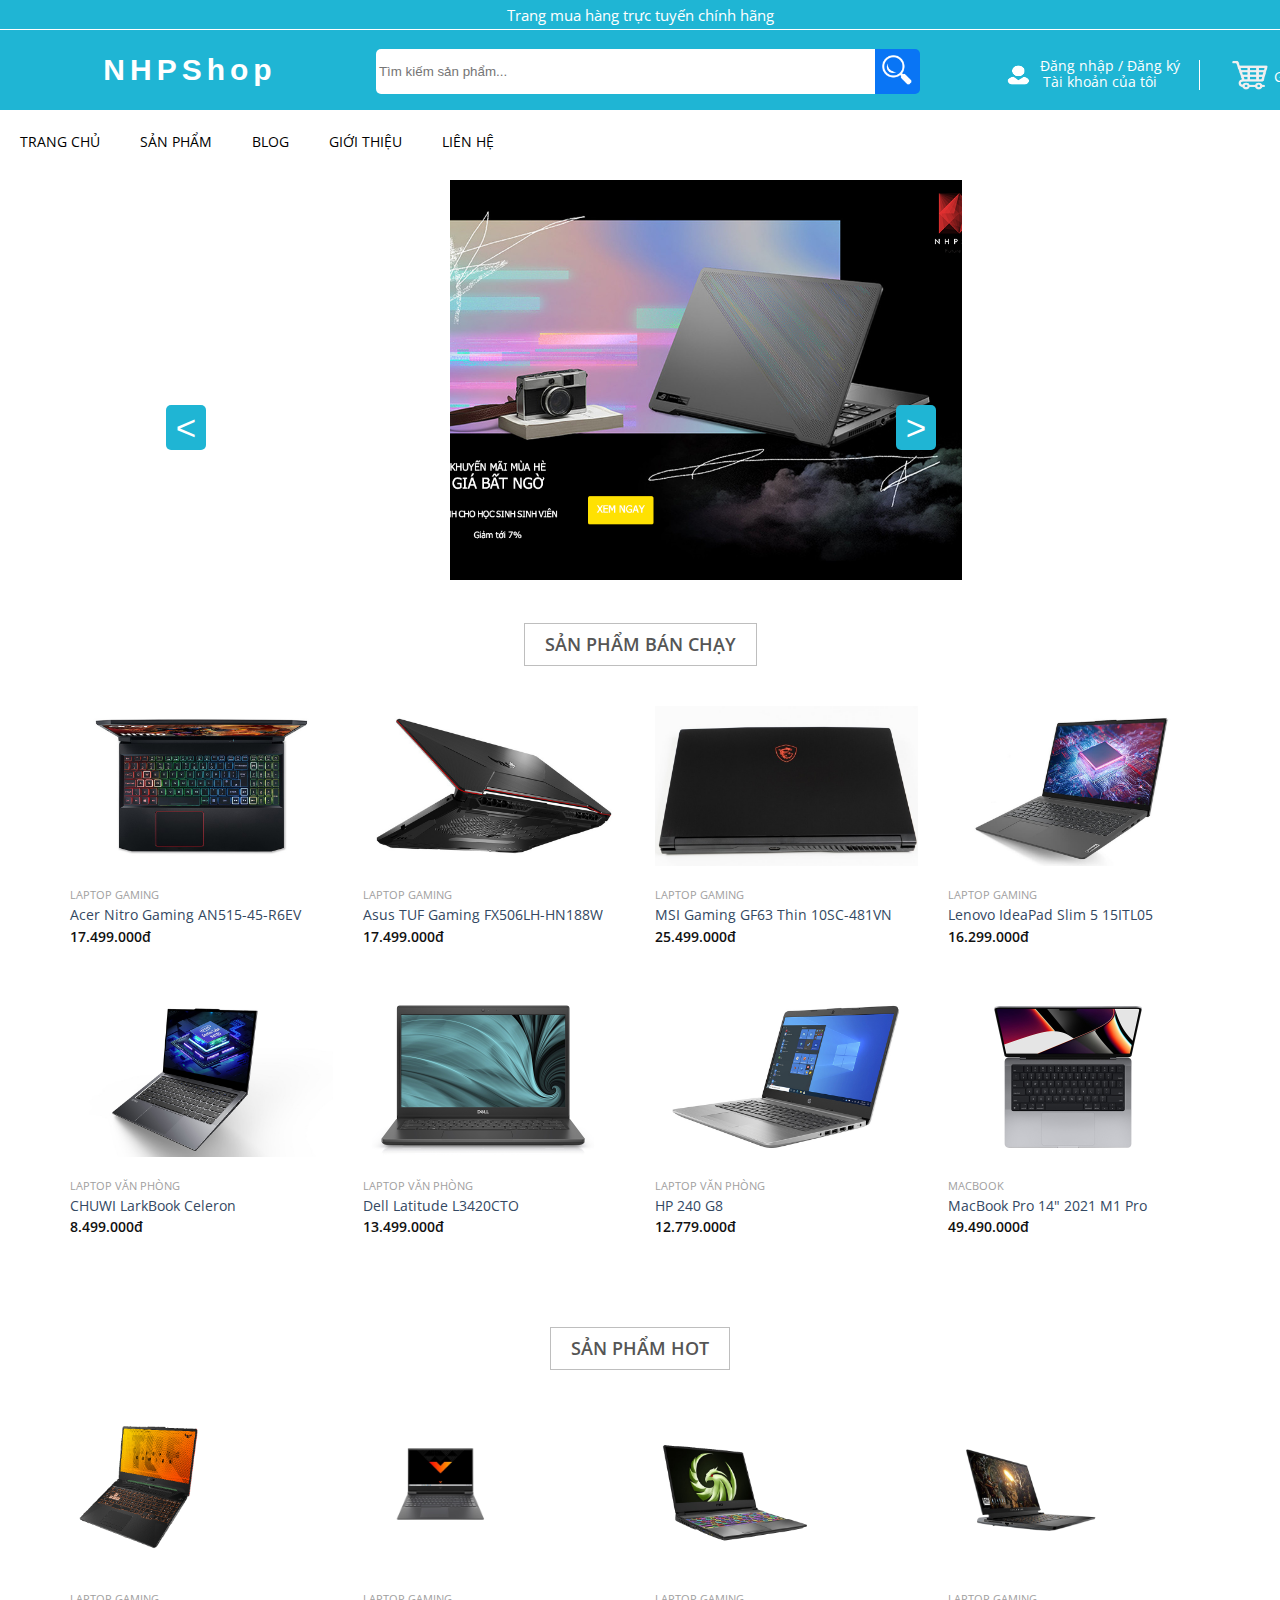
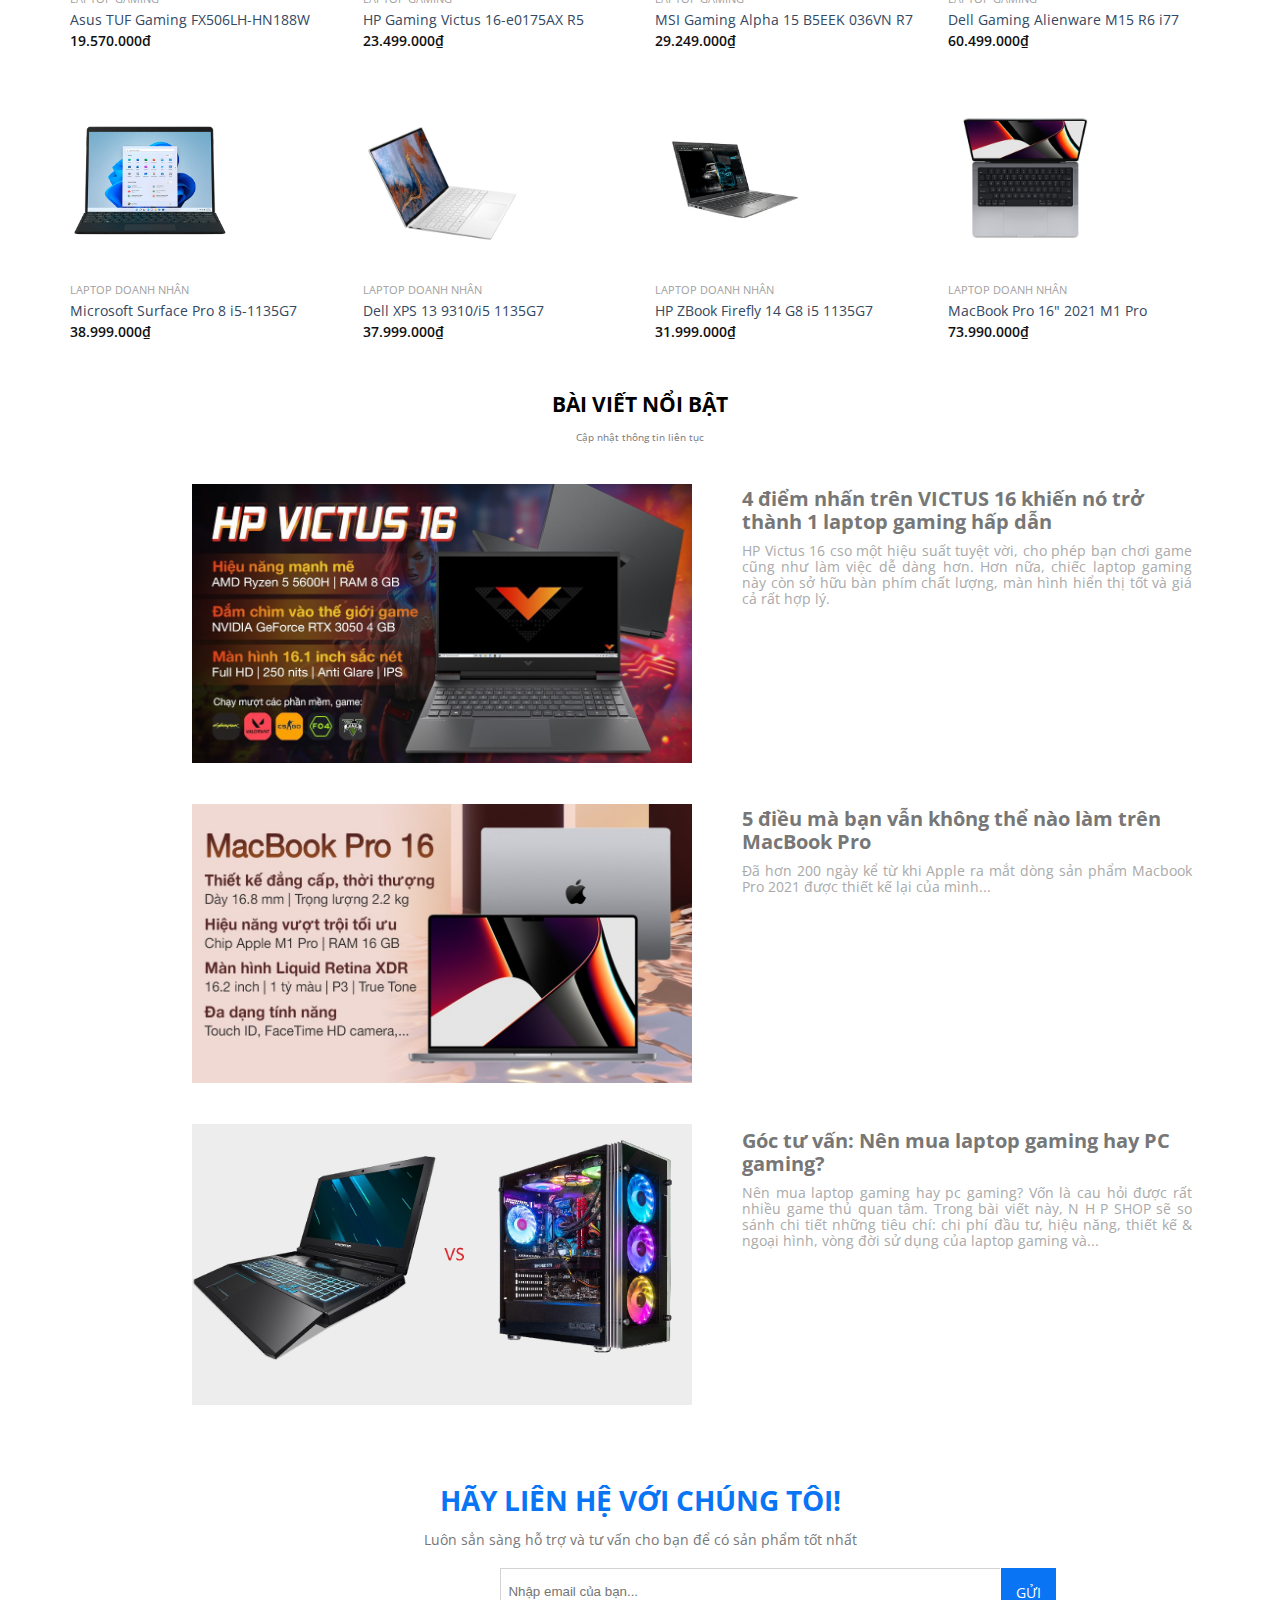
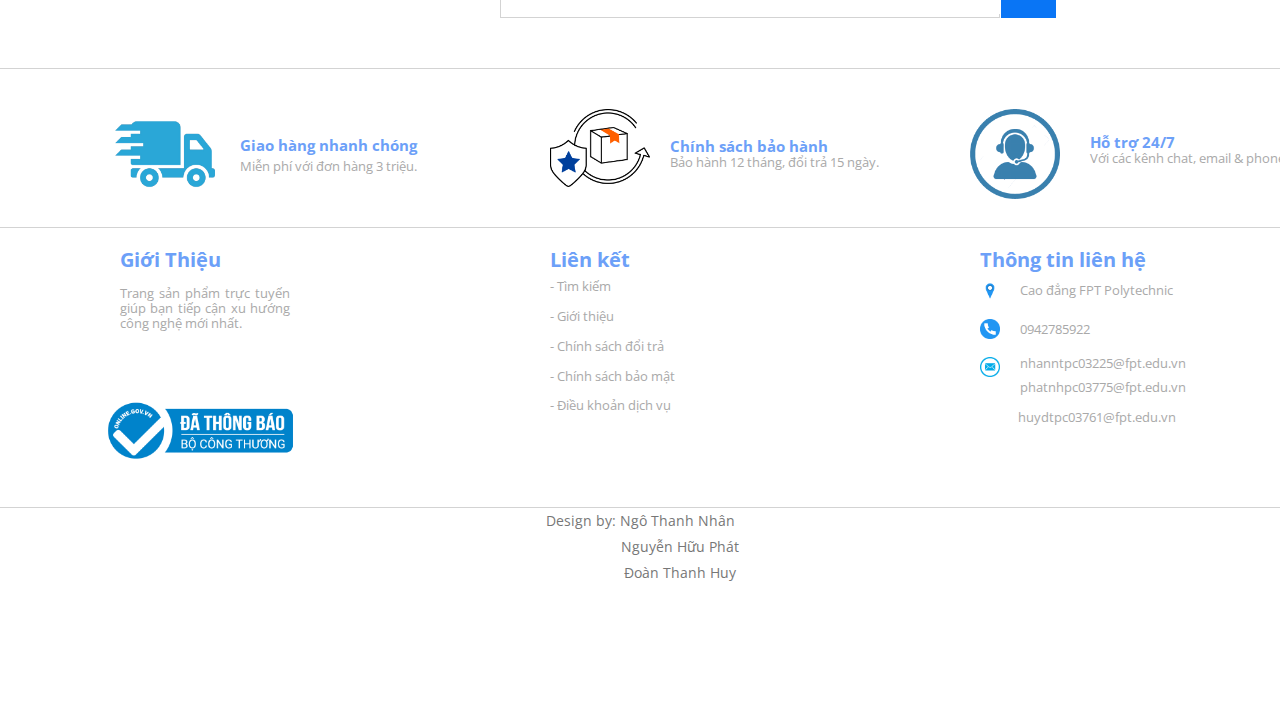
<file: index.html>
<!DOCTYPE html>
<html lang="en">

<head>
    <meta charset="UTF-8">
    <meta http-equiv="X-UA-Compatible" content="IE=edge">
    <meta name="viewport" content="width=device-width, initial-scale=1.0">
    <title>Document</title>
    <link rel="stylesheet" href="index.css">
    <link rel="stylesheet" href="Trangbanhang.css">
</head>

<body onload="fstart();">
    <div class="wraper">
        <header>
            <!--banner logo-->

            <div class="top">
                Trang mua hàng trực tuyến chính hãng
            </div>
            <div id="main hearder">
                <div class="hearder-mid">
                    <div class="tenshop">
                        <a href="#">NHPShop</a>
                    </div>
                    <div class="timkiem">
                        <form action="" class="search">
                            <input type="text" placeholder=" Tìm kiếm sản phẩm...">
                            <button id="nut" type="submit">
                                <img src="Hinh_Anh/icon=search.png" id="img">
                            </button>

                        </form>
                    </div>
                    <div class="thongtinkhac">
                        <div class="dangnhap">
                            <img src="Hinh_Anh/icon-name2.png" id="icon-name">
                            <span id="chu-login"><a href="form2.html">Đăng nhập / Đăng ký</a> </span> &emsp; <span
                                id="chu-login"> <a href="form2.html">Tài khoản của tôi</a> </span>
                        </div>
                        <div class="cart">
                            <img src="Hinh_Anh/cart.jpg" id="icon-cart">
                            <span id="chu-cart">Giỏ hàng</span>
                        </div>
                    </div>
                </div>
                <div class="hearder-bottom">
                    <div class="khung nav">
                        <nav class="menu">
                            <ul>
                                <li>
                                    <a href="index.html">TRANG CHỦ</a>
                                </li>
                                <li>
                                    <a href="./ASM_1/tatcasp.html">SẢN PHẨM</a>
                                </li>
                                <li>
                                    <a href="Blog.html">BLOG</a>
                                </li>
                                <li>
                                    <a href="Gioithieu.html">GIỚI THIỆU</a>
                                </li>
                                <li>
                                    <a href="lienhe.html">LIÊN HỆ</a>
                                </li>
                            </ul>
                        </nav>
                    </div>
                </div>


            </div>
        </header>
        <!-- slide-->
        <img id="anh" src="Hinh_Anh/slide/1.png" width="100%">
        <button onclick="next()" id="next" class="next">></button>
        <button onclick="prev()" id="prev" class="pev">
            < </button>
    </div>
    <div id="wrappe">
        <div class="headline">
            <h3>SẢN PHẨM BÁN CHẠY </h3>
        </div>
        <ul class="products">
            <li>
                <!--Laptop 1-->
                <div class="product-item">
                    <div class="product-top">
                        <a href="" class="product-thumb">
                            <img src="./img/acer-nitro-5-2021-11_anh1.jpg" alt="">
                        </a>
                        <a href="./Hinh_Anh/chitiet.html" class="buy-now">Mua Ngay</a>
                    </div>
                    <div class="product-info">
                        <a href="" class="product-cat">LapTop Gaming</a>
                        <a href="" class="product-name">Acer Nitro Gaming AN515-45-R6EV</a>
                        <div class="product-price">17.499.000đ</div>
                    </div>
                </div>
            </li>
            <li>
                <!--Laptop 2-->
                <div class="product-item">
                    <div class="product-top">
                        <a href="" class="product-thumb">
                            <img src="./img/ASUS-TUF-Gaming-F15-FX506-black-21_anh2.jpg" alt="">
                        </a>
                        <a href="./Hinh_Anh/chitiet.html" class="buy-now">Mua Ngay</a>
                    </div>
                    <div class="product-info">
                        <a href="" class="product-cat">LapTop Gaming</a>
                        <a href="" class="product-name">Asus TUF Gaming FX506LH-HN188W</a>
                        <div class="product-price">17.499.000đ</div>
                    </div>
                </div>
            </li>
            <li>
                <!--Laptop 3-->
                <div class="product-item">
                    <div class="product-top">
                        <a href="" class="product-thumb">
                            <img src="./img/msi-gf63-thin-10scxr-9_anh3.jpg" alt="">
                        </a>
                        <a href="./Hinh_Anh/chitiet.html" class="buy-now">Mua Ngay</a>
                    </div>
                    <div class="product-info">
                        <a href="" class="product-cat">LapTop Gaming</a>
                        <a href="" class="product-name">MSI Gaming GF63 Thin 10SC-481VN</a>
                        <div class="product-price">25.499.000đ</div>
                    </div>
                </div>
            </li>
            <li>
                <!--Laptop 4-->
                <div class="product-item">
                    <div class="product-top">
                        <a href="" class="product-thumb">
                            <img src="./img/Lenovo-IdeaPad-Slim-5-15ITL05-black-3_anh4.jpg" alt="">
                        </a>
                        <a href="./Hinh_Anh/chitiet.html" class="buy-now">Mua Ngay</a>
                    </div>
                    <div class="product-info">
                        <a href="" class="product-cat">LapTop Gaming</a>
                        <a href="" class="product-name">Lenovo IdeaPad Slim 5 15ITL05</a>
                        <div class="product-price">16.299.000đ</div>
                    </div>
                </div>
            </li>
            <li>
                <!--Laptop 5-->
                <div class="product-item">
                    <div class="product-top">
                        <a href="" class="product-thumb">
                            <img src="./img/CHUWI-LarkBook-13-7_anh5.jpg" alt="">
                        </a>
                        <a href="./Hinh_Anh/chitiet.html" class="buy-now">Mua Ngay</a>
                    </div>
                    <div class="product-info">
                        <a href="" class="product-cat">LapTop Văn Phòng</a>
                        <a href="" class="product-name">CHUWI LarkBook Celeron</a>
                        <div class="product-price">8.499.000đ</div>
                    </div>
                </div>
            </li>
            <li>
                <!--Laptop 6-->
                <div class="product-item">
                    <div class="product-top">
                        <a href="" class="product-thumb">
                            <img src="./img/Dell-Latitude-L3420CTO-i3-1115G4-man-hinh_anh6.jpg" alt="">
                        </a>
                        <a href="./Hinh_Anh/chitiet.html" class="buy-now">Mua Ngay</a>
                    </div>
                    <div class="product-info">
                        <a href="" class="product-cat">LapTop Văn Phòng </a>
                        <a href="" class="product-name">Dell Latitude L3420CTO</a>
                        <div class="product-price">13.499.000đ</div>
                    </div>
                </div>
            </li>
            <li>
                <!--Laptop 7-->
                <div class="product-item">
                    <div class="product-top">
                        <a href="" class="product-thumb">
                            <img src="././img/8603_hp_240_g8_3_anh7.jpg" alt="">
                        </a>
                        <a href="./Hinh_Anh/chitiet.html" class="buy-now">Mua Ngay</a>
                    </div>
                    <div class="product-info">
                        <a href="" class="product-cat">LapTop Văn Phòng</a>
                        <a href="" class="product-name">HP 240 G8</a>
                        <div class="product-price">12.779.000đ</div>
                    </div>
                </div>
            </li>
            <li>
                <!--Laptop 8-->
                <div class="product-item">
                    <div class="product-top">
                        <a href="" class="product-thumb">
                            <img src="./img/macbook-pro-14-3_anh8.jpg" alt="">
                        </a>
                        <a href="./Hinh_Anh/chitiet.html" class="buy-now">Mua Ngay</a>
                    </div>
                    <div class="product-info">
                        <a href="" class="product-cat">MacBook</a>
                        <a href="" class="product-name">MacBook Pro 14" 2021 M1 Pro</a>
                        <div class="product-price">49.490.000đ</div>
                    </div>
                </div>
            </li>
        </ul>
    </div>

    <div id="wrappe">
        <div class="headline">
            <h3>SẢN PHẨM HOT</h3>
        </div>
        <ul class="products">
            <li>
                <!--Laptop 1-->
                <div class="product-item">
                    <div class="product-top">
                        <a href="" class="product-thumb">
                            <img src="ASM_1/Anh/6925_22_fx506_l_min.png" alt="">
                        </a>
                        <a href="./Hinh_Anh/chitiet.html" class="buy-now">Mua Ngay</a>
                    </div>
                    <div class="product-info">
                        <a href="" class="product-cat">LapTop Gaming</a>
                        <a href="" class="product-name">Asus TUF Gaming FX506LH-HN188W</a>
                        <div class="product-price">19.570.000đ</div>
                    </div>
                </div>
            </li>
            <li>
                <!--Laptop 2-->
                <div class="product-item">
                    <div class="product-top">
                        <a href="" class="product-thumb">
                            <img src="ASM_1/Anh/Laptop-HP-Victus-16-e0175AX-4R0U8PA-9-songphuong.vn_anh2.jpg" alt="">
                        </a>
                        <a href="./Hinh_Anh/chitiet.html" class="buy-now">Mua Ngay</a>
                    </div>
                    <div class="product-info">
                        <a href="" class="product-cat">LapTop Gaming</a>
                        <a href="" class="product-name">HP Gaming Victus 16-e0175AX R5</a>
                        <div class="product-price">23.499.000₫</div>
                    </div>
                </div>
            </li>
            <li>
                <!--Laptop 3-->
                <div class="product-item">
                    <div class="product-top">
                        <a href="" class="product-thumb">
                            <img src="ASM_1/Anh/19633_laptop_msi_alpha_15_b5eek_0.jpg" alt="">
                        </a>
                        <a href="./Hinh_Anh/chitiet.html" class="buy-now">Mua Ngay</a>
                    </div>
                    <div class="product-info">
                        <a href="" class="product-cat">LapTop Gaming</a>
                        <a href="" class="product-name">MSI Gaming Alpha 15 B5EEK 036VN R7
                        </a>
                        <div class="product-price">29.249.000₫</div>
                    </div>
                </div>
            </li>
            <li>
                <!--Laptop 4-->
                <div class="product-item">
                    <div class="product-top">
                        <a href="" class="product-thumb">
                            <img src="ASM_1/Anh/laptop-dell-alienware-m15-r6-p109f001dbl-Đen-112425.jpg" alt="">
                        </a>
                        <a href="./Hinh_Anh/chitiet.html" class="buy-now">Mua Ngay</a>
                    </div>
                    <div class="product-info">
                        <a href="" class="product-cat">LapTop Gaming</a>
                        <a href="" class="product-name">Dell Gaming Alienware M15 R6 i77</a>
                        <div class="product-price">60.499.000₫</div>
                    </div>
                </div>
            </li>
            <li>
                <!--Laptop 5-->
                <div class="product-item">
                    <div class="product-top">
                        <a href="" class="product-thumb">
                            <img src="ASM_1/Anh/9434_surface_pro_8_graphite__1.jpg" alt="">
                        </a>
                        <a href="./Hinh_Anh/chitiet.html" class="buy-now">Mua Ngay</a>
                    </div>
                    <div class="product-info">
                        <a href="" class="product-cat">LapTop Doanh Nhân</a>
                        <a href="" class="product-name">Microsoft Surface Pro 8 i5-1135G7
                        </a>
                        <div class="product-price">38.999.000₫</div>
                    </div>
                </div>
            </li>
            <li>
                <!--Laptop 6-->
                <div class="product-item">
                    <div class="product-top">
                        <a href="" class="product-thumb">
                            <img src="ASM_1/Anh/18671-laptop-dell-xps-13-9310-2-in-1-70231343-4.webp" alt="">
                        </a>
                        <a href="./Hinh_Anh/chitiet.html" class="buy-now">Mua Ngay</a>
                    </div>
                    <div class="product-info">
                        <a href="" class="product-cat">LapTop Doanh Nhân</a>
                        <a href="" class="product-name">Dell XPS 13 9310/i5 1135G7</a>
                        <div class="product-price">37.999.000₫</div>
                    </div>
                </div>
            </li>
            <li>
                <!--Laptop 7-->
                <div class="product-item">
                    <div class="product-top">
                        <a href="" class="product-thumb">
                            <img src="ASM_1/Anh/z3494224947638_e5b22d7d59913b68a68851c36ea96d49.jpg" alt="">
                        </a>
                        <a href="./Hinh_Anh/chitiet.html" class="buy-now">Mua Ngay</a>
                    </div>
                    <div class="product-info">
                        <a href="" class="product-cat">LapTop Doanh Nhân</a>
                        <a href="" class="product-name">HP ZBook Firefly 14 G8 i5 1135G7</a>
                        <div class="product-price">31.999.000₫</div>
                    </div>
                </div>
            </li>
            <li>
                <!--Laptop 8-->
                <div class="product-item">
                    <div class="product-top">
                        <a href="" class="product-thumb">
                            <img src="ASM_1/Anh/macbook-pro-14-grey.jpg" alt="">
                        </a>
                        <a href="./Hinh_Anh/chitiet.html" class="buy-now">Mua Ngay</a>
                    </div>
                    <div class="product-info">
                        <a href="" class="product-cat">LapTop Doanh Nhân</a>
                        <a href="" class="product-name">MacBook Pro 16" 2021 M1 Pro</a>
                        <div class="product-price">73.990.000₫</div>
                    </div>
                </div>
            </li>
        </ul>
    </div>
    <div class="center">
        <h2>BÀI VIẾT NỔI BẬT</h2> <br>
        <p style="font-size: 10px;">Cập nhật thông tin liên tục</p>
    </div>
    <div class="tintuc">
        <div class="tt1">
            <img src="Hinh_Anh/sp hot/tt1.jpg" width="500px" alt="">
            <div class="chutt">
                <h4>4 điểm nhấn trên VICTUS 16 khiến nó trở thành 1 laptop gaming hấp dẫn</h4>
                <p>HP Victus 16 cso một hiệu suất tuyệt vời, cho phép bạn chơi game cũng như làm việc dễ dàng hơn. Hơn
                    nữa, chiếc laptop gaming này còn sở hữu bàn phím chất lượng, màn hình hiển thị tốt và giá cả rất hợp
                    lý.</p>
            </div>
        </div>
        <div class="tt2">
            <img src="Hinh_Anh/sp hot/tt2.jpg" width="500px" alt="">
            <div class="chutt">
                <h4>5 điều mà bạn vẫn không thể nào làm trên MacBook Pro</h4>
                <p>Đã hơn 200 ngày kể từ khi Apple ra mắt dòng sản phẩm Macbook Pro 2021 được thiết kế lại của mình...
                </p>
            </div>
        </div>
        <div class="tt3">
            <img src="Hinh_Anh/sp hot/tt3.jpg" width="500px" alt="">
            <div class="chutt">
                <h4>Góc tư vấn: Nên mua laptop gaming hay PC gaming?</h4>
                <p>Nên mua laptop gaming hay pc gaming? Vốn là cau hỏi được rất nhiều game thủ quan tâm. Trong bài viết
                    này, N H P SHOP sẽ so sánh chi tiết những tiêu chí: chi phí đầu tư, hiệu năng, thiết kế & ngoại
                    hình, vòng đời sử dụng của laptop gaming
                    và...
                </p>
            </div>
        </div>

    </div>
    <div class="lienhe">
        <h1>HÃY LIÊN HỆ VỚI CHÚNG TÔI!</h1> <br>
        <p>Luôn sẳn sàng hỗ trợ và tư vấn cho bạn để có sản phẩm tốt nhất</p>
        <div class="timkiem2">
            <form action="" class="search">
                <input type="text" placeholder="  Nhập email của bạn...">
                <div class="gui">
                    <a href="#">GỬI</a>
                </div>

            </form>
        </div>

    </div>

    <div class="hotro">
        <div class="set">
            <div class="hotro1">
                <div class="ship">
                    <img src="Hinh_Anh/sp hot/ship.jpg" alt="" width="130px">
                    <div class="chusp">
                        <h5>Giao hàng nhanh chóng</h5>
                        <p>Miễn phí với đơn hàng 3 triệu.</p>
                    </div>

                </div>
            </div>
            <div class="hotro2">
                <div class="chinhsach">
                    <img src="Hinh_Anh/sp hot/chinh-sach.png" width="100px" alt="">
                    <div>
                        <div class="chusp2">
                            <h5>Chính sách bảo hành</h5>
                            <p>Bảo hành 12 tháng, đổi trả 15 ngày.</p>
                        </div>
                    </div>

                </div>
            </div>
            <div class="hotro3">
                <div class="chinhsach">
                    <img src="Hinh_Anh/sp hot/support.png" width="90px" alt="">
                    <div class="chusp3">
                        <h5>Hỗ trợ 24/7</h5>
                        <p>Với các kênh chat, email & phone.</p>
                    </div>

                </div>
            </div>
        </div>
    </div>
    <div class="ttlh">
        <div class="khung2">
            <div class="ttlh1">
                <h6>Giới Thiệu</h6> <br>
                <p>Trang sản phẩm trực tuyến giúp bạn tiếp cận xu hướng công nghệ mới nhất.</p> <br>
                <img class="icon-gt" src="Hinh_Anh/sp hot/logo gt.jpg" width="200px" alt="">
            </div>
            <div class="ttlh2">
                <h6>Liên kết</h6>
                <div class="chuttlh2">
                    <p>- Tìm kiếm <br> <br> - Giới thiệu <br><br> - Chính sách đổi trả <br><br> - Chính sách bảo mật
                        <br><br> - Điều khoản dịch vụ
                    </p>
                </div>

            </div>
            <div class="ttlh3">
                <h6>Thông tin liên hệ</h6>
                <div class="icon-ttlh">
                    <img src="Hinh_Anh/sp hot/dinh-vi.png" width="20px" alt=""> <br> <br>
                    <img src="Hinh_Anh/sp hot/phone.png" width="20px" alt=""> <br> <br>
                    <img src="Hinh_Anh/sp hot/email.png" width="20px" alt="">
                </div>
                <div class="chuttlh3">
                    <p class="chucd">Cao đẳng FPT Polytechnic</p> <br> <br>
                    <p class="sdt">0942785922</p> <br>
                    <p class="chuemail">nhanntpc03225@fpt.edu.vn</p> <br>
                    <p>phatnhpc03775@fpt.edu.vn</p> <br>
                    <p>&emsp; &ensp; &nbsp; &nbsp; huydtpc03761@fpt.edu.vn</p>
                </div>

            </div>
        </div>

    </div>
    <footer>
        <p>Design by: Ngô Thanh Nhân</p>
        <div class="foo">
            <p>Nguyễn Hữu Phát</p>
            <p>Đoàn Thanh Huy</p>
        </div>
    </footer>
    </div>
    <script>
        var images = [];
        for (let i = 1; i < 5; i++) {
            images[i] = new Image();
            images[i].src = "Hinh_Anh/slide/" + i + ".png";
        }

        var index = 1;
        var t;

        function first() {
            index = 1;
            var anh = document.getElementById("anh");
            anh.src = images[index].src;
        }

        function last() {
            index = images.length - 1;
            var anh = document.getElementById("anh");
            anh.src = images[index].src;
        }

        function next() {
            index++;
            if (index >= images.length) {
                index = 0;
            }
            var anh = document.getElementById("anh");
            anh.src = images[index].src;
        }

        function fstart() {
            t = window.setInterval(next, 2000);
        }

        function prev() {
            index--;
            if (index < 0) {
                index = images.length - 1;
            }
            var anh = document.getElementById("anh");
            anh.src = images[index].src;
        }
    </script>
    <script async defer crossorigin="anonymous"
        src="https://connect.facebook.net/vi_VN/sdk.js#xfbml=1&version=v13.0&appId=424516602800501&autoLogAppEvents=1"
        nonce="GHwZdrKB"></script>
    <script src="https://uhchat.net/code.php?f=1b8c36"></script>
</body>

</html>
</file>
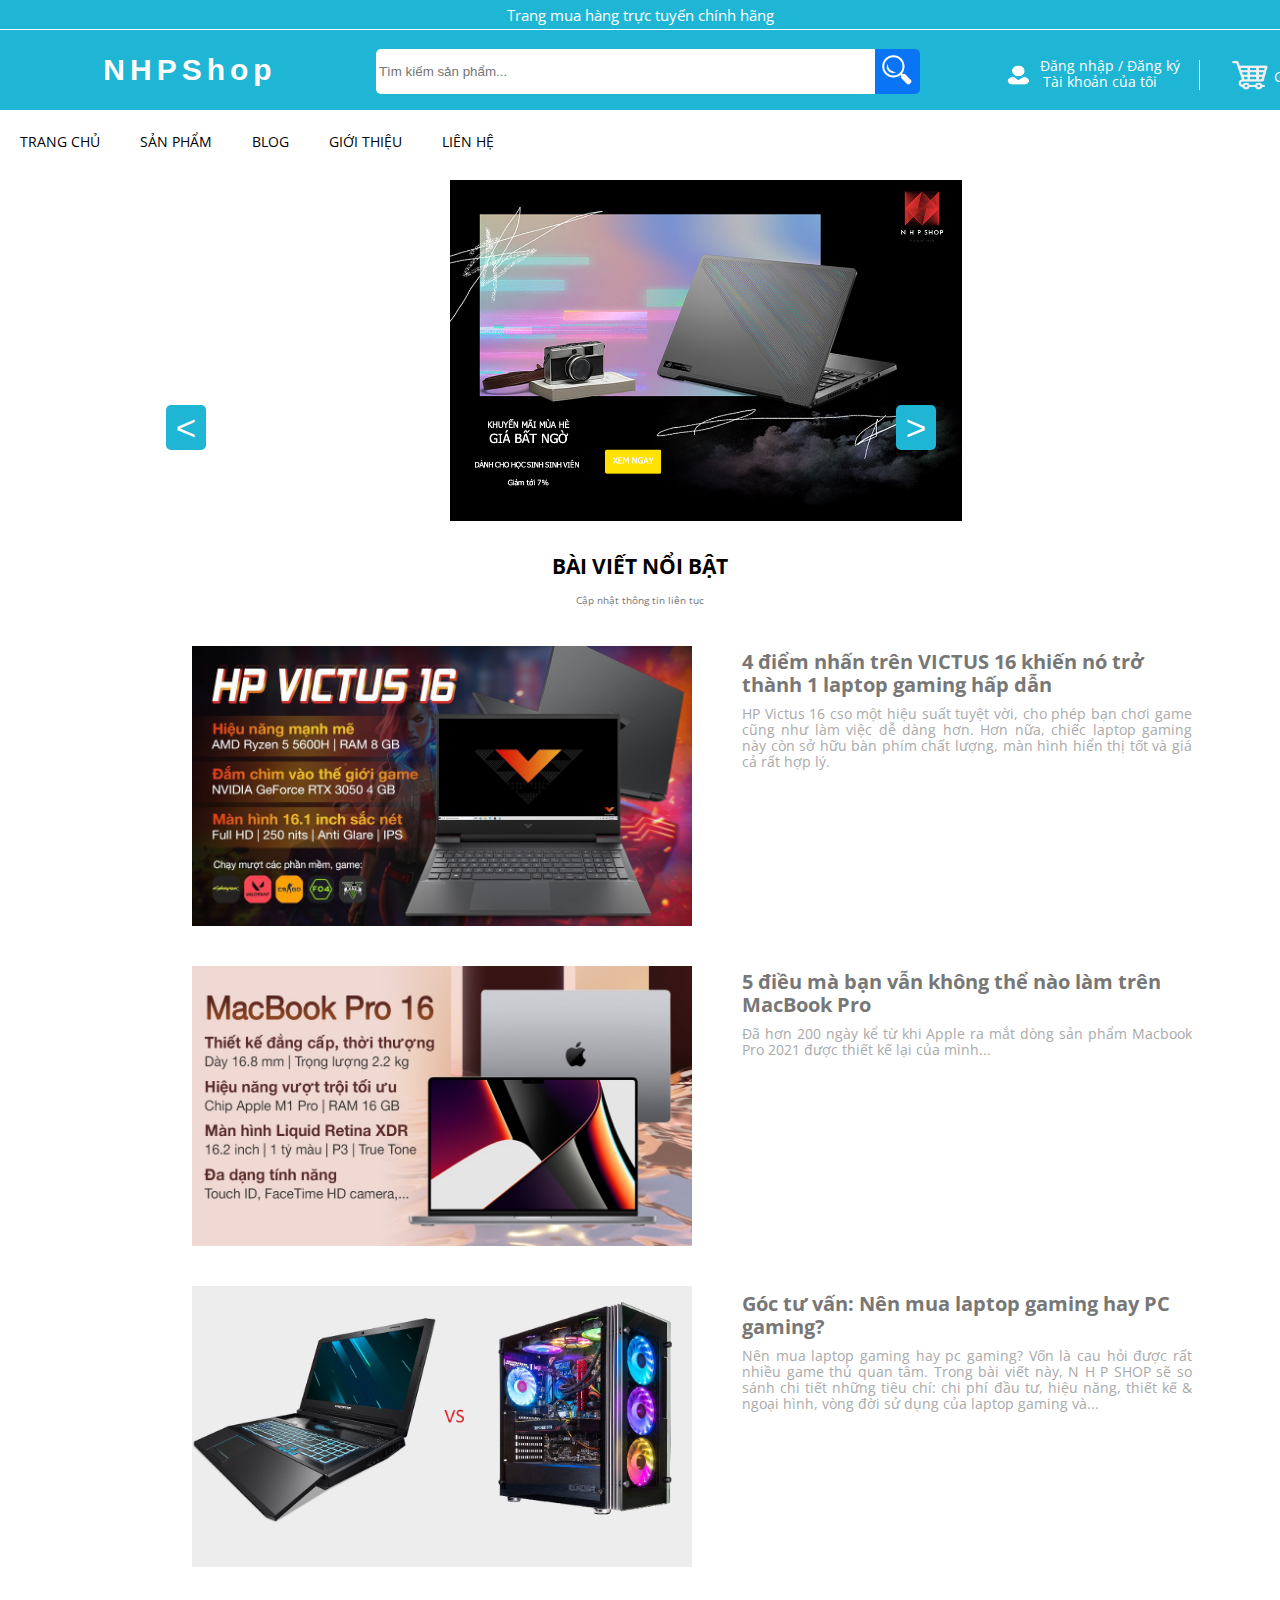
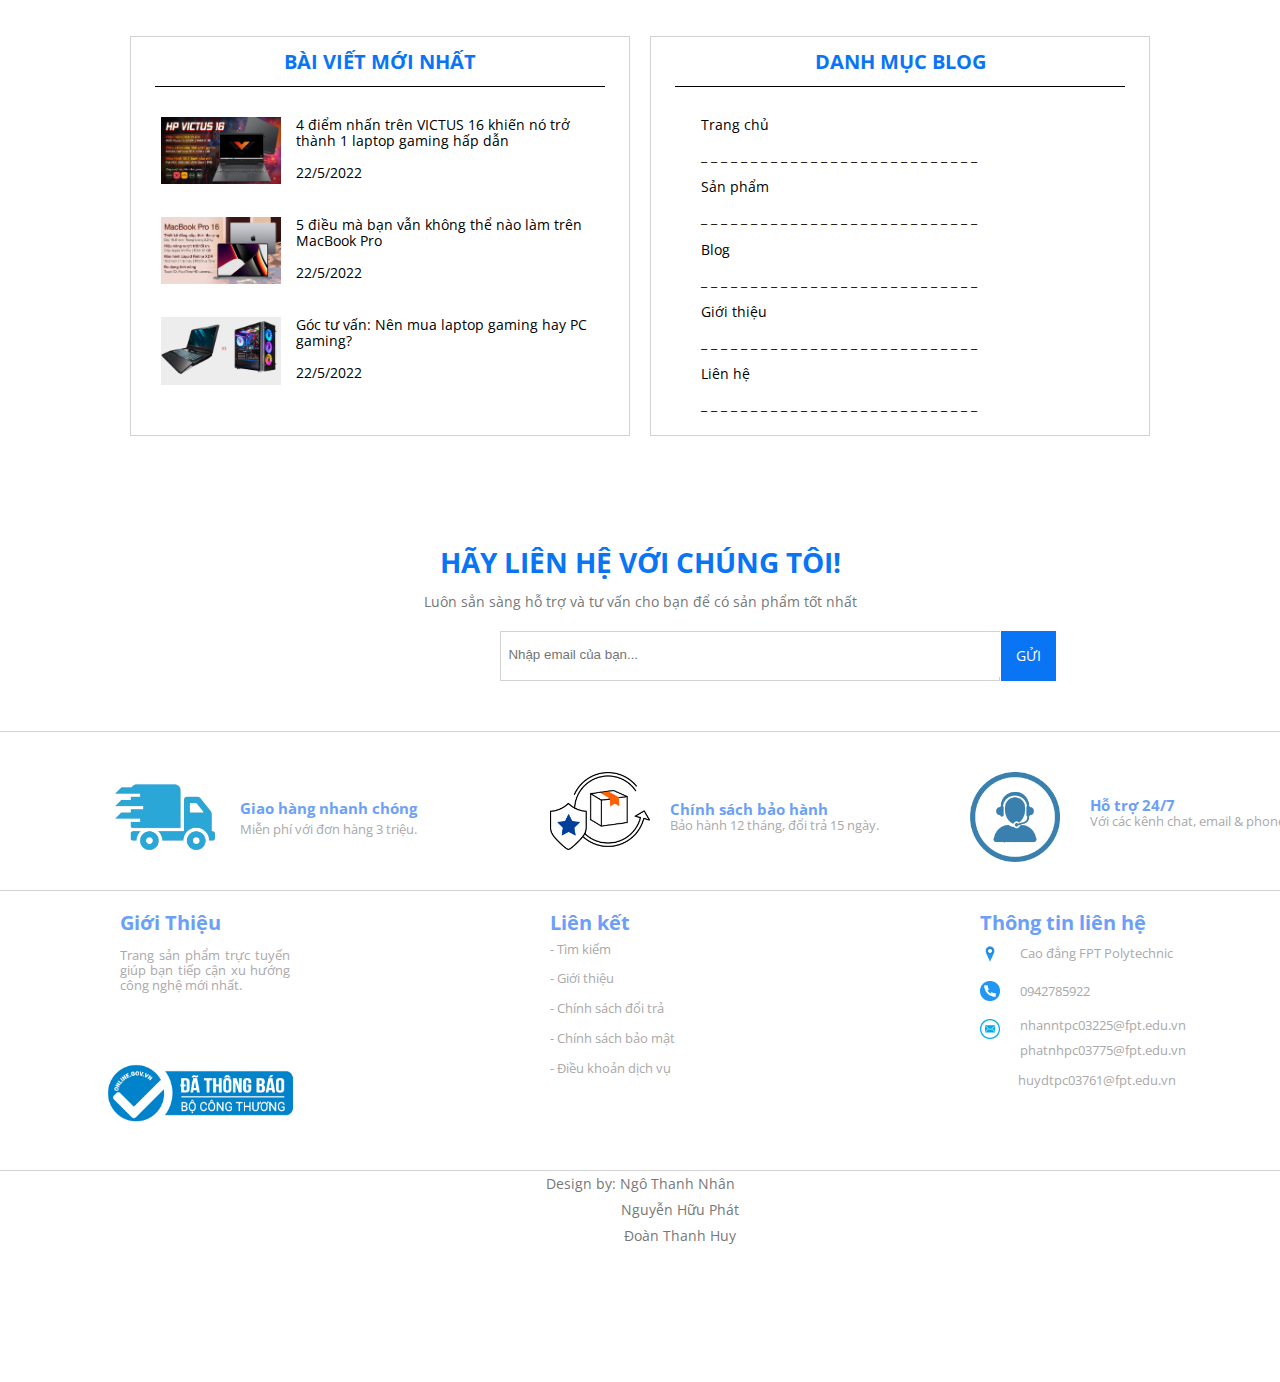
<file: Blog.html>
<!DOCTYPE html>
<html lang="en">

<head>
    <meta charset="UTF-8">
    <meta http-equiv="X-UA-Compatible" content="IE=edge">
    <meta name="viewport" content="width=device-width, initial-scale=1.0">
    <title>Document</title>
    <link rel="stylesheet" href="index.css">
    <link rel="stylesheet" href="Trangbanhang.css">
    <link rel="stylesheet" href="Blog.css">
    <script>
        var images = [];
        for (let i = 1; i < 5; i++) {
            images[i] = new Image();
            images[i].src = "Hinh_Anh/slide/" + i + ".png";
        }

        var index = 1;
        var t;

        function first() {
            index = 1;
            var anh = document.getElementById("anh");
            anh.src = images[index].src;
        }

        function last() {
            index = images.length - 1;
            var anh = document.getElementById("anh");
            anh.src = images[index].src;
        }

        function next() {
            index++;
            if (index >= images.length) {
                index = 0;
            }
            var anh = document.getElementById("anh");
            anh.src = images[index].src;
        }

        function fstart() {
            t = window.setInterval(next, 2000);
        }

        function prev() {
            index--;
            if (index < 0) {
                index = images.length - 1;
            }
            var anh = document.getElementById("anh");
            anh.src = images[index].src;
        }
    </script>
</head>

<body onload="fstart();">
    <div class="wraper">
        <header>
            <!--banner logo-->

            <div class="top">
                Trang mua hàng trực tuyến chính hãng
            </div>
            <div id="main hearder">
                <div class="hearder-mid">
                    <div class="tenshop">
                        <a href="#">NHPShop</a>
                    </div>
                    <div class="timkiem">
                        <form action="" class="search">
                            <input type="text" placeholder=" Tìm kiếm sản phẩm...">
                            <button id="nut" type="submit">
                            <img src="Hinh_Anh/icon=search.png" id="img">
                        </button>

                        </form>
                    </div>
                    <div class="thongtinkhac">
                        <div class="dangnhap">
                            <img src="Hinh_Anh/icon-name2.png" id="icon-name">
                            <span id="chu-login"><a href="form2.html">Đăng nhập / Đăng ký</a> </span> &emsp; <span id="chu-login"> <a href="form2.html">Tài khoản của tôi</a> </span>
                        </div>
                        <div class="cart">
                            <img src="Hinh_Anh/cart.jpg" id="icon-cart">
                            <span id="chu-cart">Giỏ hàng</span>
                        </div>
                    </div>
                </div>
                <div class="hearder-bottom">
                    <div class="khung nav">
                        <nav class="menu">
                            <ul>
                                <li>
                                    <a href="index.html">TRANG CHỦ</a></li>
                                <li>
                                    <a href="Trangbanhang.html">SẢN PHẨM</a></li>
                                <li>
                                    <a href="Blog.html">BLOG</a></li>
                                <li>
                                    <a href="Gioithieu.html">GIỚI THIỆU</a></li>
                                <li>
                                    <a href="#">LIÊN HỆ</a></li>
                            </ul>
                        </nav>
                    </div>
                </div>


            </div>
        </header>
        <!-- slide-->

        <img id="anh" src="Hinh_Anh/slide/1.png" width="100%">
        <button onclick="next()" id="next" class="next">></button>
        <button onclick="prev()" id="prev" class="pev"><</button>
        <div class="center">
            <h2>BÀI VIẾT NỔI BẬT</h2> <br>
            <p style="font-size: 10px;">Cập nhật thông tin liên tục</p>
        </div>
        <div class="tintuc">
            <div class="tt1">
                <img src="Hinh_Anh/sp hot/tt1.jpg" width="500px" alt="">
                <div class="chutt">
                    <h4>4 điểm nhấn trên VICTUS 16 khiến nó trở thành 1 laptop gaming hấp dẫn</h4>
                    <p>HP Victus 16 cso một hiệu suất tuyệt vời, cho phép bạn chơi game cũng như làm việc dễ dàng hơn. Hơn nữa, chiếc laptop gaming này còn sở hữu bàn phím chất lượng, màn hình hiển thị tốt và giá cả rất hợp lý.</p>
                </div>
            </div>
            <div class="tt2">
                <img src="Hinh_Anh/sp hot/tt2.jpg" width="500px" alt="">
                <div class="chutt">
                    <h4>5 điều mà bạn vẫn không thể nào làm trên MacBook Pro</h4>
                    <p>Đã hơn 200 ngày kể từ khi Apple ra mắt dòng sản phẩm Macbook Pro 2021 được thiết kế lại của mình...</p>
                </div>
            </div>
            <div class="tt3">
                <img src="Hinh_Anh/sp hot/tt3.jpg" width="500px" alt="">
                <div class="chutt">
                    <h4>Góc tư vấn: Nên mua laptop gaming hay PC gaming?</h4>
                    <p>Nên mua laptop gaming hay pc gaming? Vốn là cau hỏi được rất nhiều game thủ quan tâm. Trong bài viết này, N H P SHOP sẽ so sánh chi tiết những tiêu chí: chi phí đầu tư, hiệu năng, thiết kế & ngoại hình, vòng đời sử dụng của laptop
                        gaming và...
                    </p>
                </div>
            </div>

            <div class="blog">
                <div class="khungblog">
                    <div class="blogleft">
                        <div class="tieude">
                            <h4>BÀI VIẾT MỚI NHẤT</h4>
                        </div>
                        <div class="blogtt">
                            <div class="blogtt1">
                                <img src="Hinh_Anh/sp hot/tt1.jpg" width="120px" alt="">
                                <div class="chublogtt">
                                    <p>4 điểm nhấn trên VICTUS 16 khiến nó trở thành 1 laptop gaming hấp dẫn <br> <br> 22/5/2022</p>
                                </div>
                            </div>
                            <div class="blogtt2">
                                <img src="Hinh_Anh/sp hot/tt2.jpg" width="120px" alt="">
                                <div class="chublogtt">
                                    <p>5 điều mà bạn vẫn không thể nào làm trên MacBook Pro <br> <br> 22/5/2022</p>
                                </div>
                            </div>
                            <div class="blogtt3">
                                <img src="Hinh_Anh/sp hot/tt3.jpg" width="120px" alt="">
                                <div class="chublogtt">
                                    <p>Góc tư vấn: Nên mua laptop gaming hay PC gaming? <br> <br> 22/5/2022</p>
                                </div>
                            </div>
                        </div>
                    </div>
                    <div class="blogright">
                        <div class="tieude2">
                            <h4>DANH MỤC BLOG</h4>
                        </div>
                        <div class="danhmuc">
                            <div class="chudm">
                                <p>Trang chủ</p>
                                <p>_ _ _ _ _ _ _ _ _ _ _ _ _ _ _ _ _ _ _ _ _ _ _ _ _ _ _ _ </p>
                                <p>Sản phẩm</p>
                                <p>_ _ _ _ _ _ _ _ _ _ _ _ _ _ _ _ _ _ _ _ _ _ _ _ _ _ _ _ </p>
                                <p>Blog</p>
                                <p>_ _ _ _ _ _ _ _ _ _ _ _ _ _ _ _ _ _ _ _ _ _ _ _ _ _ _ _ </p>
                                <p>Giới thiệu</p>
                                <p>_ _ _ _ _ _ _ _ _ _ _ _ _ _ _ _ _ _ _ _ _ _ _ _ _ _ _ _ </p>
                                <p>Liên hệ</p>
                                <p>_ _ _ _ _ _ _ _ _ _ _ _ _ _ _ _ _ _ _ _ _ _ _ _ _ _ _ _ </p>
                            </div>
                        </div>
                    </div>
                </div>
            </div>
        </div>


        <div class="lienhe">
            <h1>HÃY LIÊN HỆ VỚI CHÚNG TÔI!</h1> <br>
            <p>Luôn sẳn sàng hỗ trợ và tư vấn cho bạn để có sản phẩm tốt nhất</p>
            <div class="timkiem2">
                <form action="" class="search">
                    <input type="text" placeholder="  Nhập email của bạn...">
                    <div class="gui">
                        <a href="#">GỬI</a>
                    </div>

                </form>
            </div>

        </div>

        <div class="hotro">
            <div class="set">
                <div class="hotro1">
                    <div class="ship">
                        <img src="Hinh_Anh/sp hot/ship.jpg" alt="" width="130px">
                        <div class="chusp">
                            <h5>Giao hàng nhanh chóng</h5>
                            <p>Miễn phí với đơn hàng 3 triệu.</p>
                        </div>

                    </div>
                </div>
                <div class="hotro2">
                    <div class="chinhsach">
                        <img src="Hinh_Anh/sp hot/chinh-sach.png" width="100px" alt="">
                        <div>
                            <div class="chusp2">
                                <h5>Chính sách bảo hành</h5>
                                <p>Bảo hành 12 tháng, đổi trả 15 ngày.</p>
                            </div>
                        </div>

                    </div>
                </div>
                <div class="hotro3">
                    <div class="chinhsach">
                        <img src="Hinh_Anh/sp hot/support.png" width="90px" alt="">
                        <div class="chusp3">
                            <h5>Hỗ trợ 24/7</h5>
                            <p>Với các kênh chat, email & phone.</p>
                        </div>

                    </div>
                </div>
            </div>
        </div>
        <div class="ttlh">
            <div class="khung2">
                <div class="ttlh1">
                    <h6>Giới Thiệu</h6> <br>
                    <p>Trang sản phẩm trực tuyến giúp bạn tiếp cận xu hướng công nghệ mới nhất.</p> <br>
                    <img class="icon-gt" src="Hinh_Anh/sp hot/logo gt.jpg" width="200px" alt="">
                </div>
                <div class="ttlh2">
                    <h6>Liên kết</h6>
                    <div class="chuttlh2">
                        <p>- Tìm kiếm <br> <br> - Giới thiệu <br><br> - Chính sách đổi trả <br><br> - Chính sách bảo mật <br><br> - Điều khoản dịch vụ</p>
                    </div>

                </div>
                <div class="ttlh3">
                    <h6>Thông tin liên hệ</h6>
                    <div class="icon-ttlh">
                        <img src="Hinh_Anh/sp hot/dinh-vi.png" width="20px" alt=""> <br> <br>
                        <img src="Hinh_Anh/sp hot/phone.png" width="20px" alt=""> <br> <br>
                        <img src="Hinh_Anh/sp hot/email.png" width="20px" alt="">
                    </div>
                    <div class="chuttlh3">
                        <p class="chucd">Cao đẳng FPT Polytechnic</p> <br> <br>
                        <p class="sdt">0942785922</p> <br>
                        <p class="chuemail">nhanntpc03225@fpt.edu.vn</p> <br>
                        <p>phatnhpc03775@fpt.edu.vn</p> <br>
                        <p>&emsp; &ensp; &nbsp; &nbsp; huydtpc03761@fpt.edu.vn</p>
                    </div>

                </div>
            </div>

        </div>
        <footer>
            <p>Design by: Ngô Thanh Nhân</p>
            <div class="foo">
                <p>Nguyễn Hữu Phát</p>
                <p>Đoàn Thanh Huy</p>
            </div>
        </footer>
    </div>
    <script async defer crossorigin="anonymous" src="https://connect.facebook.net/vi_VN/sdk.js#xfbml=1&version=v13.0&appId=424516602800501&autoLogAppEvents=1" nonce="GHwZdrKB"></script>
    <script src="https://uhchat.net/code.php?f=1b8c36"></script>
</body>

</html>
</file>
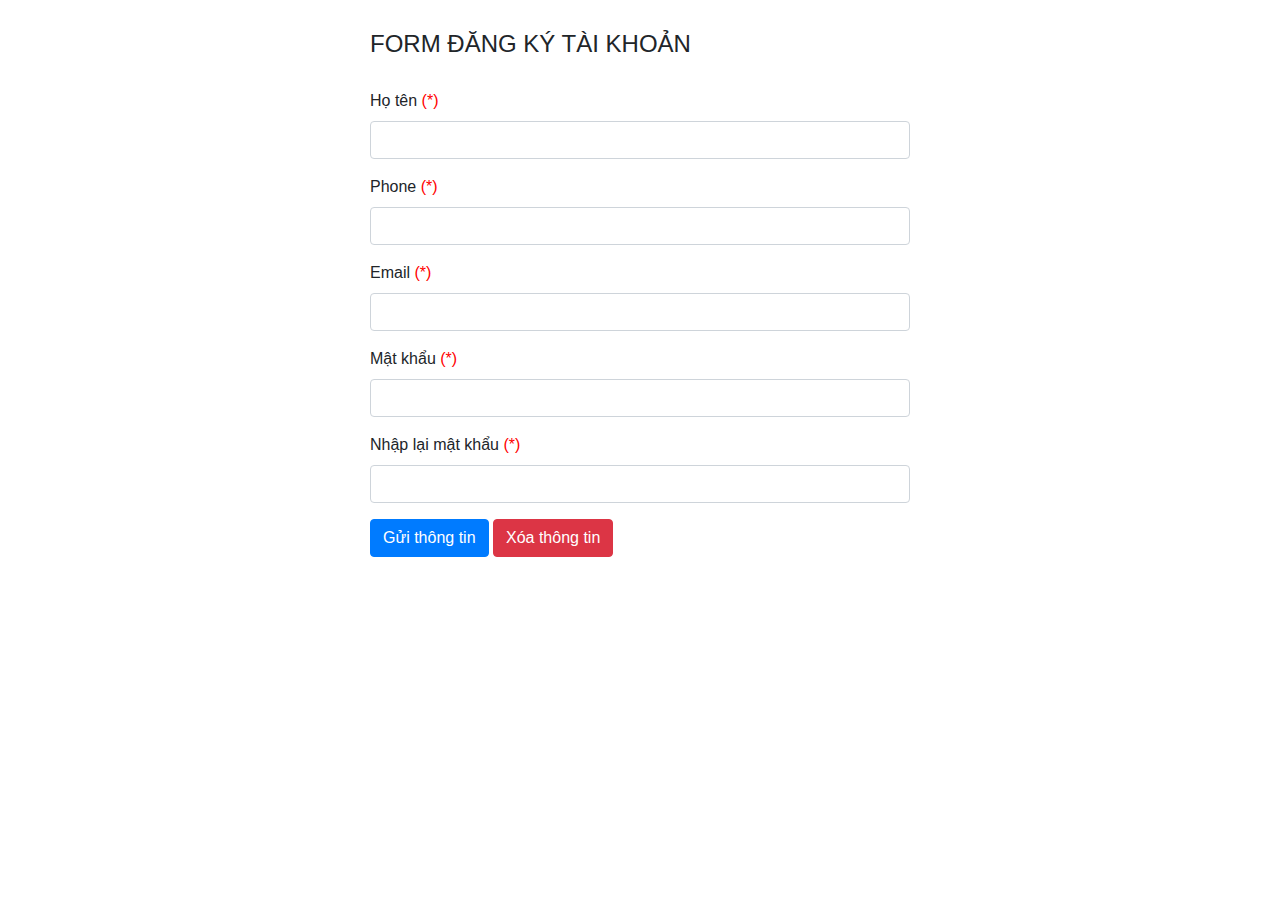
<file: form2.html>
<!DOCTYPE html>
<html lang="en">
<head>
    <meta charset="UTF-8">
    <meta http-equiv="X-UA-Compatible" content="IE=edge">
    <meta name="viewport" content="width=device-width, initial-scale=1.0">
    <title>Document</title>
    <link rel="stylesheet" href="https://stackpath.bootstrapcdn.com/bootstrap/4.4.1/css/bootstrap.min.css" integrity="sha384-Vkoo8x4CGsO3+Hhxv8T/Q5PaXtkKtu6ug5TOeNV6gBiFeWPGFN9MuhOf23Q9Ifjh" crossorigin="anonymous">
</head>
<body>
    <div class="container">
    	<div class="row justify-content-center">
    		<div class="col-md-6">

				<h4 style="margin: 30px 0px;">FORM ĐĂNG KÝ TÀI KHOẢN</h4>

    			<form action="" method="" name="register" onsubmit="return FormValidate();">

    			  	<div class="form-row">
	    			    <div class="form-group col-md-12">
	    			      <label for="name">Họ tên <span style="color: red;" id="errorName">(*)</span></label>
	    			      <input type="text" name="name" class="form-control" id="name" />
	    			    </div>
	    			</div>

	    			<div class="form-row">
	    			    <div class="form-group col-md-12">
	    			      <label for="phone">Phone <span style="color: red;" id="erorPhone">(*)</span></label>
	    			      <input type="text" name="phone" class="form-control" id="phone" />
	    			    </div>
    			  	</div>

    			  	<div class="form-row">
	    			    <div class="form-group col-md-12">
	    			      <label for="email">Email <span style="color: red;" id="erorEmail">(*)</span></label>
	    			      <input type="text" name="email" class="form-control" id="email" />
	    			    </div>
    			  	</div>

    			  	<div class="form-row">
	    			    <div class="form-group col-md-12">
	    			      <label for="pass">Mật khẩu <span style="color: red;" id="errorPass">(*)</span></label>
	    			      <input type="password" name="passw" class="form-control" id="pass" />
	    			    </div>
    			  	</div>

    			  	<div class="form-row">
	    			    <div class="form-group col-md-12">
	    			      <label for="passw">Nhập lại mật khẩu <span style="color: red;" id="errorConPass">(*)</span></label>
	    			      <input type="password" name="con_passw" class="form-control" id="passw" />
	    			    </div>
    			  	</div>

    			  <button type="submit" class="btn btn-primary">Gửi thông tin</button>
    			  <button type="reset" class="btn btn-danger">Xóa thông tin</button>
    			</form>
    		</div>
    	</div>
    </div>


	<script>
		
		function FormValidate(){
			var name = document.getElementById('name').value;
			var errorName = document.getElementById('errorName');
			var regexName = /^[^\d+]*[\d+]{0}[^\d+]*$/;

			var phone = document.getElementById('phone').value;
			var erorPhone = document.getElementById('erorPhone');
			var regexPhone = /^[\+]?[(]?[0-9]{3}[)]?[-\s\.]?[0-9]{3}[-\s\.]?[0-9]{4,6}$/im;

			var email = document.getElementById('email').value;
			var errorEmail = document.getElementById('erorEmail');
			var reGexEmail = /[A-Z0-9._%+-]+@[A-Z0-9-]+.+.[A-Z]{2,4}/igm;
			
			if (name == '' || name == null) {
				errorName.innerHTML = "Họ tên không được để trống!";
			}else if(!regexName.test(name)){
				errorName.innerHTML = "Họ tên không hợp lệ!";
				return false;
			}else{
				errorName.innerHTML = '';
			}

			if (phone == '' || phone == null) {
				erorPhone.innerHTML = "Số điện thoại không được để trống!";
			}else if(!regexPhone.test(phone)){
				erorPhone.innerHTML = "SĐT không hợp lệ!";
				return false;
			}else{
				erorPhone.innerHTML = '';
			}

			if (email == '' || email == null) {
				errorEmail.innerHTML = "Email không được để trống!";
			}else if(!reGexEmail.test(email)){
				errorEmail.innerHTML = "Email không hợp lệ!";
				email = '';
			}else{
				errorEmail.innerHTML = '';
			}

			var passW = document.getElementById('pass').value;
			var errorPass = document.getElementById('errorPass');

			if (passW == '' || passW == null) {
				errorPass.innerHTML = "Mật khẩu vui lòng không để trống!";
			}else{
				errorPass.innerHTML = "";
			}

			var ConPass = document.getElementById('passw').value;
			var errorConPass = document.getElementById('errorConPass');

			if (ConPass == '' || ConPass == null) {
				errorConPass.innerHTML = "Xác nhận mật khẩu vui lòng không để trống!";
			}else if(ConPass != passW){
				alert("Xác nhận mật khẩu không trùng khớp!");
			}else{
				errorConPass.innerHTML = "";
			}

			if (name && phone && email && ConPass && passW && passW == ConPass) {
				// Người dùng đã nhập đúng thông tin
				alert("Đăng ký thành công!");
				// alert(location.href = "http://itplus-academy.edu.vn/");

				// return true; thực hiện việc submit form
			}else{

			}

			return false;
		}
		
	</script>

  </body>
</html>
</file>
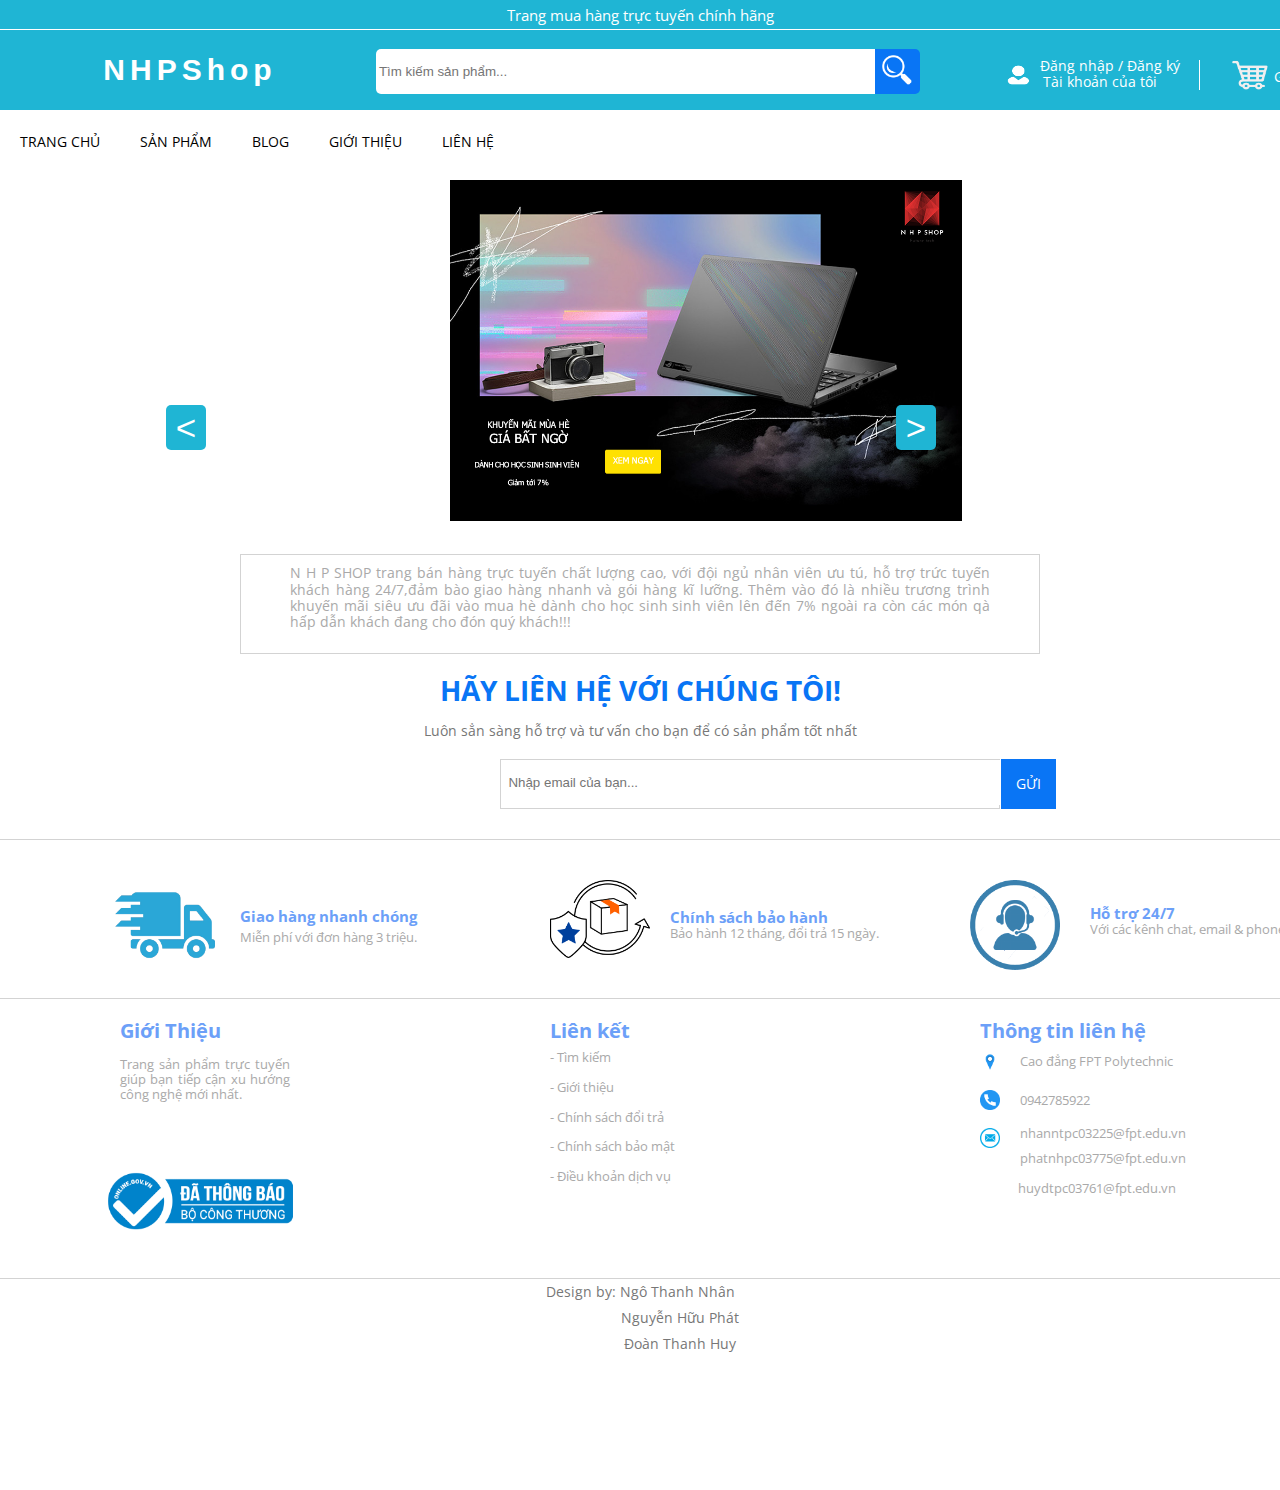
<file: Gioithieu.html>
<!DOCTYPE html>
<html lang="en">

<head>
    <meta charset="UTF-8">
    <meta http-equiv="X-UA-Compatible" content="IE=edge">
    <meta name="viewport" content="width=device-width, initial-scale=1.0">
    <title>Document</title>
    <link rel="stylesheet" href="index.css">
    <link rel="stylesheet" href="Trangbanhang.css">
    <link rel="stylesheet" href="Gioithieu.css">
    <script>
        var images = [];
        for (let i = 1; i < 5; i++) {
            images[i] = new Image();
            images[i].src = "Hinh_Anh/slide/" + i + ".png";
        }

        var index = 1;
        var t;

        function first() {
            index = 1;
            var anh = document.getElementById("anh");
            anh.src = images[index].src;
        }

        function last() {
            index = images.length - 1;
            var anh = document.getElementById("anh");
            anh.src = images[index].src;
        }

        function next() {
            index++;
            if (index >= images.length) {
                index = 0;
            }
            var anh = document.getElementById("anh");
            anh.src = images[index].src;
        }

        function fstart() {
            t = window.setInterval(next, 2000);
        }

        function prev() {
            index--;
            if (index < 0) {
                index = images.length - 1;
            }
            var anh = document.getElementById("anh");
            anh.src = images[index].src;
        }
    </script>
</head>

<body onload="fstart();">
    <div class="wraper">
        <header>
            <!--banner logo-->

            <div class="top">
                Trang mua hàng trực tuyến chính hãng
            </div>
            <div id="main hearder">
                <div class="hearder-mid">
                    <div class="tenshop">
                        <a href="#">NHPShop</a>
                    </div>
                    <div class="timkiem">
                        <form action="" class="search">
                            <input type="text" placeholder=" Tìm kiếm sản phẩm...">
                            <button id="nut" type="submit">
                            <img src="Hinh_Anh/icon=search.png" id="img">
                        </button>

                        </form>
                    </div>
                    <div class="thongtinkhac">
                        <div class="dangnhap">
                            <img src="Hinh_Anh/icon-name2.png" id="icon-name">
                            <span id="chu-login"><a href="form2.html">Đăng nhập / Đăng ký</a> </span> &emsp; <span id="chu-login"> <a href="form2.html">Tài khoản của tôi</a> </span>
                        </div>
                        <div class="cart">
                            <img src="Hinh_Anh/cart.jpg" id="icon-cart">
                            <span id="chu-cart">Giỏ hàng</span>
                        </div>
                    </div>
                </div>
                <div class="hearder-bottom">
                    <div class="khung nav">
                        <nav class="menu">
                            <ul>
                                <li>
                                    <a href="index.html">TRANG CHỦ</a></li>
                                <li>
                                    <a href="Trangbanhang.html">SẢN PHẨM</a></li>
                                <li>
                                    <a href="Blog.html">BLOG</a></li>
                                <li>
                                    <a href="Gioithieu.html">GIỚI THIỆU</a></li>
                                <li>
                                    <a href="lienhe.html">LIÊN HỆ</a></li>
                            </ul>
                        </nav>
                    </div>
                </div>


            </div>
        </header>
        <!-- slide-->

        <img id="anh" src="Hinh_Anh/slide/1.png" width="100%">
        <button onclick="next()" id="next" class="next">></button>
        <button onclick="prev()" id="prev" class="pev"><</button>


        <div class="phangt">
            <div class="khungt">
                <p>N H P SHOP trang bán hàng trực tuyến chất lượng cao, với đội ngủ nhân viên ưu tú, hỗ trợ trức tuyến khách hàng 24/7,đảm bào giao hàng nhanh và gói hàng kĩ lưỡng. Thêm vào đó là nhiều trương trình khuyến mãi siêu ưu đãi vào mua hè dành
                    cho học sinh sinh viên lên đến 7% ngoài ra còn các món qà hấp dẫn khách đang cho đón quý khách!!!</p>
            </div>
        </div>
    </div>
    <div class="lienhe">
        <h1>HÃY LIÊN HỆ VỚI CHÚNG TÔI!</h1> <br>
        <p>Luôn sẳn sàng hỗ trợ và tư vấn cho bạn để có sản phẩm tốt nhất</p>
        <div class="timkiem2">
            <form action="" class="search">
                <input type="text" placeholder="  Nhập email của bạn...">
                <div class="gui">
                    <a href="#">GỬI</a>
                </div>

            </form>
        </div>

    </div>

    <div class="hotro">
        <div class="set">
            <div class="hotro1">
                <div class="ship">
                    <img src="Hinh_Anh/sp hot/ship.jpg" alt="" width="130px">
                    <div class="chusp">
                        <h5>Giao hàng nhanh chóng</h5>
                        <p>Miễn phí với đơn hàng 3 triệu.</p>
                    </div>

                </div>
            </div>
            <div class="hotro2">
                <div class="chinhsach">
                    <img src="Hinh_Anh/sp hot/chinh-sach.png" width="100px" alt="">
                    <div>
                        <div class="chusp2">
                            <h5>Chính sách bảo hành</h5>
                            <p>Bảo hành 12 tháng, đổi trả 15 ngày.</p>
                        </div>
                    </div>

                </div>
            </div>
            <div class="hotro3">
                <div class="chinhsach">
                    <img src="Hinh_Anh/sp hot/support.png" width="90px" alt="">
                    <div class="chusp3">
                        <h5>Hỗ trợ 24/7</h5>
                        <p>Với các kênh chat, email & phone.</p>
                    </div>

                </div>
            </div>
        </div>
    </div>
    <div class="ttlh">
        <div class="khung2">
            <div class="ttlh1">
                <h6>Giới Thiệu</h6> <br>
                <p>Trang sản phẩm trực tuyến giúp bạn tiếp cận xu hướng công nghệ mới nhất.</p> <br>
                <img class="icon-gt" src="Hinh_Anh/sp hot/logo gt.jpg" width="200px" alt="">
            </div>
            <div class="ttlh2">
                <h6>Liên kết</h6>
                <div class="chuttlh2">
                    <p>- Tìm kiếm <br> <br> - Giới thiệu <br><br> - Chính sách đổi trả <br><br> - Chính sách bảo mật <br><br> - Điều khoản dịch vụ</p>
                </div>

            </div>
            <div class="ttlh3">
                <h6>Thông tin liên hệ</h6>
                <div class="icon-ttlh">
                    <img src="Hinh_Anh/sp hot/dinh-vi.png" width="20px" alt=""> <br> <br>
                    <img src="Hinh_Anh/sp hot/phone.png" width="20px" alt=""> <br> <br>
                    <img src="Hinh_Anh/sp hot/email.png" width="20px" alt="">
                </div>
                <div class="chuttlh3">
                    <p class="chucd">Cao đẳng FPT Polytechnic</p> <br> <br>
                    <p class="sdt">0942785922</p> <br>
                    <p class="chuemail">nhanntpc03225@fpt.edu.vn</p> <br>
                    <p>phatnhpc03775@fpt.edu.vn</p> <br>
                    <p>&emsp; &ensp; &nbsp; &nbsp; huydtpc03761@fpt.edu.vn</p>
                </div>

            </div>
        </div>

    </div>
    <footer>
        <p>Design by: Ngô Thanh Nhân</p>
        <div class="foo">
            <p>Nguyễn Hữu Phát</p>
            <p>Đoàn Thanh Huy</p>
        </div>
    </footer>
    </div>
    <script async defer crossorigin="anonymous" src="https://connect.facebook.net/vi_VN/sdk.js#xfbml=1&version=v13.0&appId=424516602800501&autoLogAppEvents=1" nonce="GHwZdrKB"></script>
    <script src="https://uhchat.net/code.php?f=1b8c36"></script>
</body>

</html>
</file>
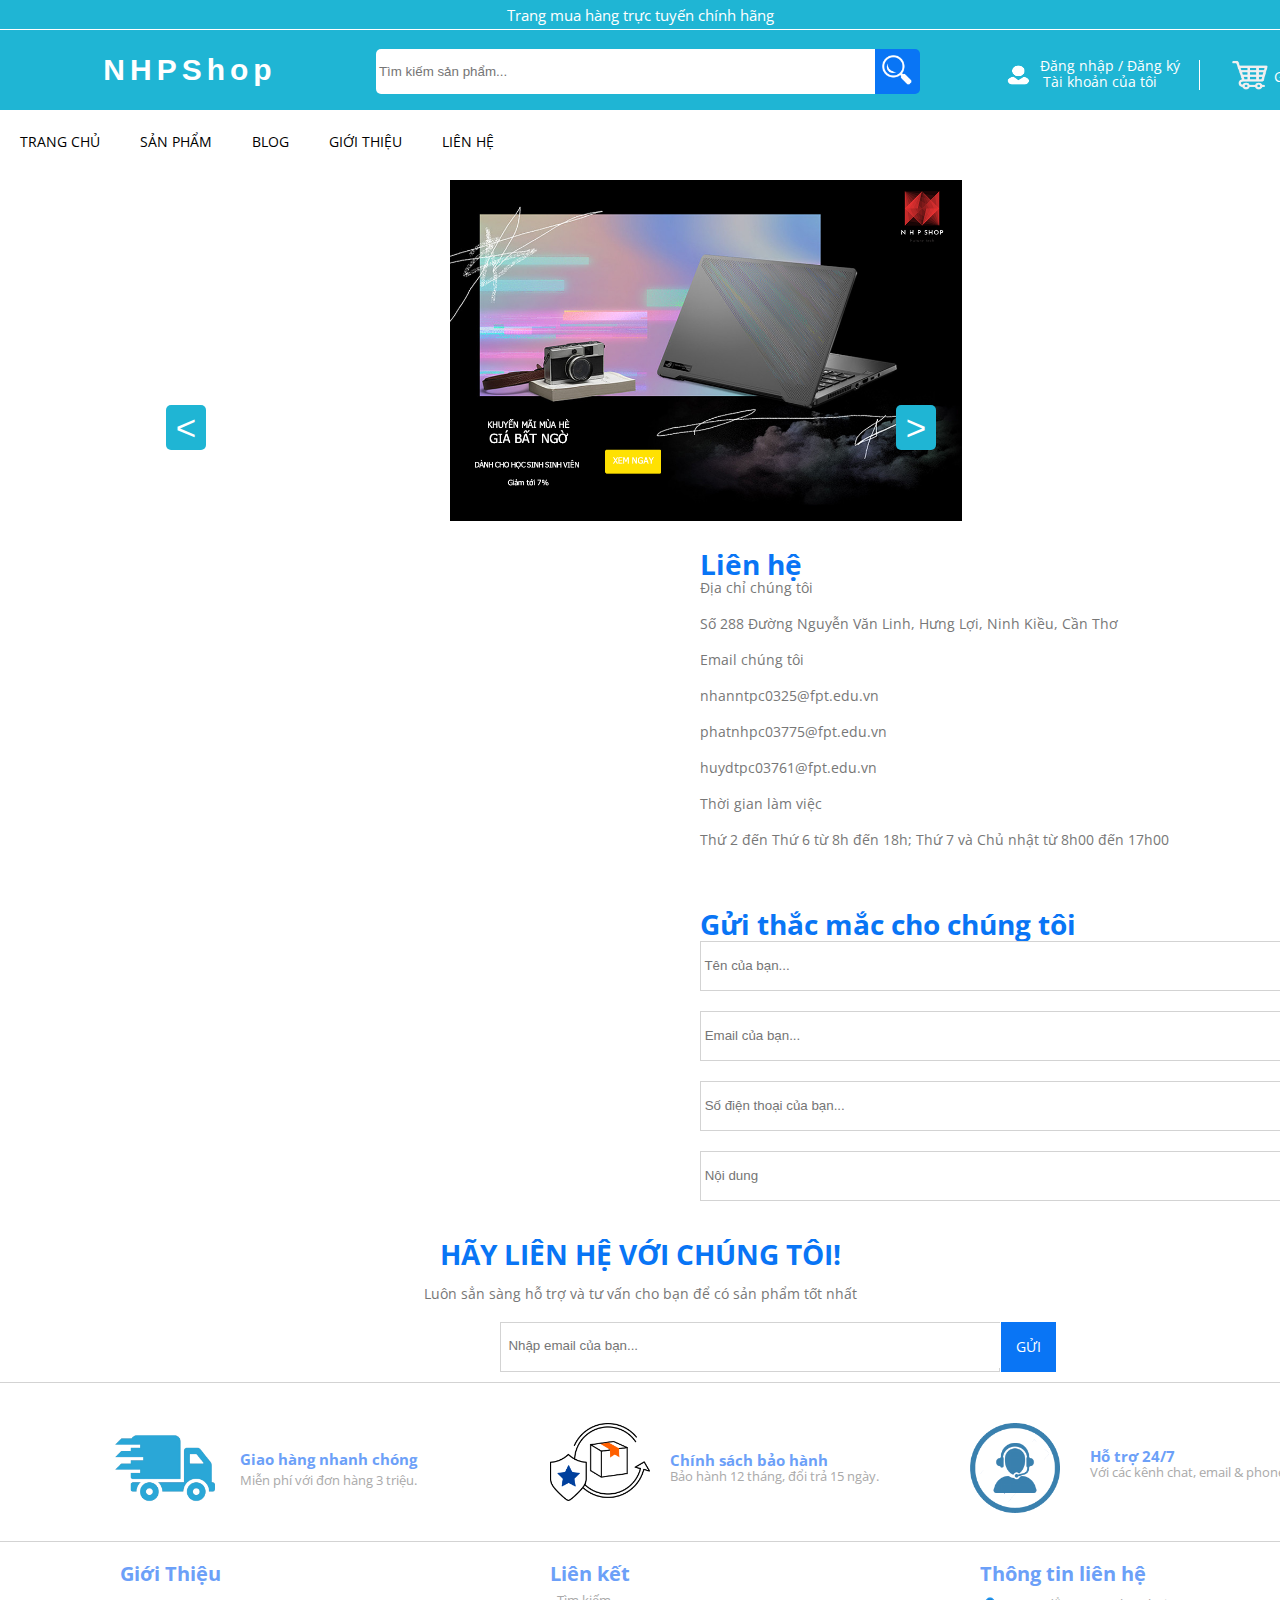
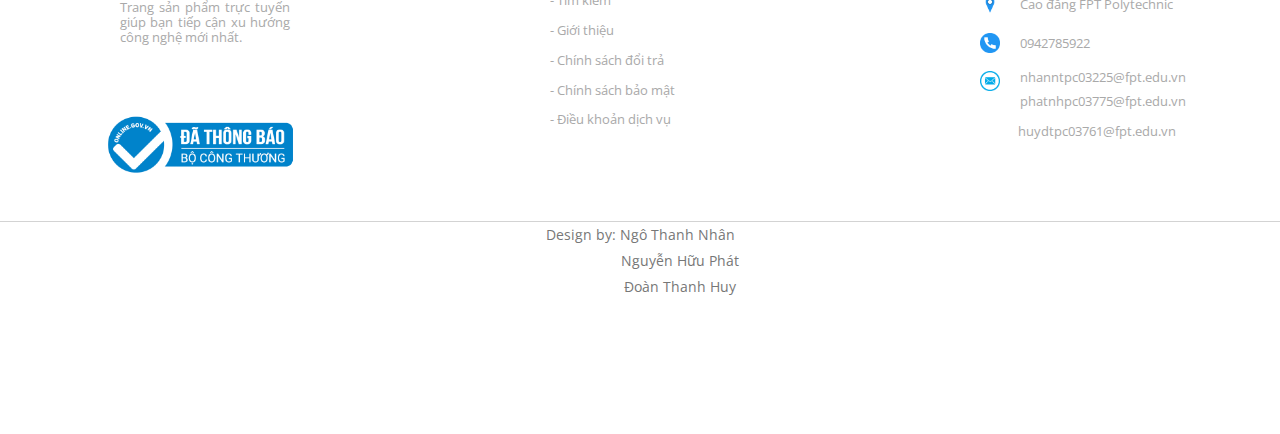
<file: lienhe.html>
<!DOCTYPE html>
<html lang="en">

<head>
    <meta charset="UTF-8">
    <meta http-equiv="X-UA-Compatible" content="IE=edge">
    <meta name="viewport" content="width=device-width, initial-scale=1.0">
    <title>Document</title>
    <link rel="stylesheet" href="index.css">
    <link rel="stylesheet" href="Trangbanhang.css">
    <link rel="stylesheet" href="lienhe.css">
    <script>
        var images = [];
        for (let i = 1; i < 5; i++) {
            images[i] = new Image();
            images[i].src = "Hinh_Anh/slide/" + i + ".png";
        }

        var index = 1;
        var t;

        function first() {
            index = 1;
            var anh = document.getElementById("anh");
            anh.src = images[index].src;
        }

        function last() {
            index = images.length - 1;
            var anh = document.getElementById("anh");
            anh.src = images[index].src;
        }

        function next() {
            index++;
            if (index >= images.length) {
                index = 0;
            }
            var anh = document.getElementById("anh");
            anh.src = images[index].src;
        }

        function fstart() {
            t = window.setInterval(next, 2000);
        }

        function prev() {
            index--;
            if (index < 0) {
                index = images.length - 1;
            }
            var anh = document.getElementById("anh");
            anh.src = images[index].src;
        }
    </script>
</head>

<body onload="fstart();">
    <div class="wraper">
        <header>
            <!--banner logo-->

            <div class="top">
                Trang mua hàng trực tuyến chính hãng
            </div>
            <div id="main hearder">
                <div class="hearder-mid">
                    <div class="tenshop">
                        <a href="#">NHPShop</a>
                    </div>
                    <div class="timkiem">
                        <form action="" class="search">
                            <input type="text" placeholder=" Tìm kiếm sản phẩm...">
                            <button id="nut" type="submit">
                            <img src="Hinh_Anh/icon=search.png" id="img">
                        </button>

                        </form>
                    </div>
                    <div class="thongtinkhac">
                        <div class="dangnhap">
                            <img src="Hinh_Anh/icon-name2.png" id="icon-name">
                            <span id="chu-login"><a href="form2.html">Đăng nhập / Đăng ký</a> </span> &emsp; <span id="chu-login"> <a href="form2.html">Tài khoản của tôi</a> </span>
                        </div>
                        <div class="cart">
                            <img src="Hinh_Anh/cart.jpg" id="icon-cart">
                            <span id="chu-cart">Giỏ hàng</span>
                        </div>
                    </div>
                </div>
                <div class="hearder-bottom">
                    <div class="khung nav">
                        <nav class="menu">
                            <ul>
                                <li>
                                    <a href="index.html">TRANG CHỦ</a></li>
                                <li>
                                    <a href="Trangbanhang.html">SẢN PHẨM</a></li>
                                <li>
                                    <a href="Blog.html">BLOG</a></li>
                                <li>
                                    <a href="Gioithieu.html">GIỚI THIỆU</a></li>
                                <li>
                                    <a href="lienhe.html">LIÊN HỆ</a></li>
                            </ul>
                        </nav>
                    </div>
                </div>


            </div>
        </header>
        <!-- slide-->
        <img id="anh" src="Hinh_Anh/slide/1.png" width="100%">
        <button onclick="next()" id="next" class="next">></button>
        <button onclick="prev()" id="prev" class="pev"><</button>
        <div class="phanLienHe">
            <div class="ggmap">
                <iframe src="https://www.google.com/maps/embed?pb=!1m18!1m12!1m3!1d3928.877548748679!2d105.75496921474247!3d10.026962392832633!2m3!1f0!2f0!3f0!3m2!1i1024!2i768!4f13.1!3m3!1m2!1s0x31a089d294a53693%3A0xf3d0fb7758da72d0!2zVHLGsOG7nW5nIGNhbyDEkeG6s25nIEZQVCBQb2x5dGVjaG5pYyBD4bqnbiBUaMah!5e0!3m2!1svi!2s!4v1655310187396!5m2!1svi!2s"
                    width="500px" height="450" style="border:0;" allowfullscreen="" loading="lazy" referrerpolicy="no-referrer-when-downgrade"></iframe>
            </div>
            <div class="lienheleft">
                <div class="chulhleft">
                    <h1>Liên hệ</h1>
                    <p>Địa chỉ chúng tôi</p>
                    <p>Số 288 Đường Nguyễn Văn Linh, Hưng Lợi, Ninh Kiều, Cần Thơ </p>
                    <p>Email chúng tôi</p>
                    <p>nhanntpc0325@fpt.edu.vn</p>
                    <p>phatnhpc03775@fpt.edu.vn</p>
                    <p>huydtpc03761@fpt.edu.vn</p>
                    <p>Thời gian làm việc</p>
                    <p>Thứ 2 đến Thứ 6 từ 8h đến 18h; Thứ 7 và Chủ nhật từ 8h00 đến 17h00

                    </p>
                </div>
                <div class="chulhleft2">
                    <h1>Gửi thắc mắc cho chúng tôi</h1>
                    <form class="thacmac">
                        <input type="text" placeholder=" Tên của bạn..."> <br>
                        <input type="text" placeholder=" Email của bạn...">
                        <input type="text" placeholder=" Số điện thoại của bạn..."> <br>
                        <input type="text" placeholder=" Nội dung" class="nd">
                    </form>
                </div>
            </div>
        </div>

    </div>
    <div class="lienhe">
        <h1>HÃY LIÊN HỆ VỚI CHÚNG TÔI!</h1> <br>
        <p>Luôn sẳn sàng hỗ trợ và tư vấn cho bạn để có sản phẩm tốt nhất</p>
        <div class="timkiem2">
            <form action="" class="search">
                <input type="text" placeholder="  Nhập email của bạn...">
                <div class="gui">
                    <a href="#">GỬI</a>
                </div>

            </form>
        </div>

    </div>

    <div class="hotro">
        <div class="set">
            <div class="hotro1">
                <div class="ship">
                    <img src="Hinh_Anh/sp hot/ship.jpg" alt="" width="130px">
                    <div class="chusp">
                        <h5>Giao hàng nhanh chóng</h5>
                        <p>Miễn phí với đơn hàng 3 triệu.</p>
                    </div>

                </div>
            </div>
            <div class="hotro2">
                <div class="chinhsach">
                    <img src="Hinh_Anh/sp hot/chinh-sach.png" width="100px" alt="">
                    <div>
                        <div class="chusp2">
                            <h5>Chính sách bảo hành</h5>
                            <p>Bảo hành 12 tháng, đổi trả 15 ngày.</p>
                        </div>
                    </div>

                </div>
            </div>
            <div class="hotro3">
                <div class="chinhsach">
                    <img src="Hinh_Anh/sp hot/support.png" width="90px" alt="">
                    <div class="chusp3">
                        <h5>Hỗ trợ 24/7</h5>
                        <p>Với các kênh chat, email & phone.</p>
                    </div>

                </div>
            </div>
        </div>
    </div>
    <div class="ttlh">
        <div class="khung2">
            <div class="ttlh1">
                <h6>Giới Thiệu</h6> <br>
                <p>Trang sản phẩm trực tuyến giúp bạn tiếp cận xu hướng công nghệ mới nhất.</p> <br>
                <img class="icon-gt" src="Hinh_Anh/sp hot/logo gt.jpg" width="200px" alt="">
            </div>
            <div class="ttlh2">
                <h6>Liên kết</h6>
                <div class="chuttlh2">
                    <p>- Tìm kiếm <br> <br> - Giới thiệu <br><br> - Chính sách đổi trả <br><br> - Chính sách bảo mật <br><br> - Điều khoản dịch vụ</p>
                </div>

            </div>
            <div class="ttlh3">
                <h6>Thông tin liên hệ</h6>
                <div class="icon-ttlh">
                    <img src="Hinh_Anh/sp hot/dinh-vi.png" width="20px" alt=""> <br> <br>
                    <img src="Hinh_Anh/sp hot/phone.png" width="20px" alt=""> <br> <br>
                    <img src="Hinh_Anh/sp hot/email.png" width="20px" alt="">
                </div>
                <div class="chuttlh3">
                    <p class="chucd">Cao đẳng FPT Polytechnic</p> <br> <br>
                    <p class="sdt">0942785922</p> <br>
                    <p class="chuemail">nhanntpc03225@fpt.edu.vn</p> <br>
                    <p>phatnhpc03775@fpt.edu.vn</p> <br>
                    <p>&emsp; &ensp; &nbsp; &nbsp; huydtpc03761@fpt.edu.vn</p>
                </div>

            </div>
        </div>

    </div>
    <footer>
        <p>Design by: Ngô Thanh Nhân</p>
        <div class="foo">
            <p>Nguyễn Hữu Phát</p>
            <p>Đoàn Thanh Huy</p>
        </div>
    </footer>
    </div>
    <script async defer crossorigin="anonymous" src="https://connect.facebook.net/vi_VN/sdk.js#xfbml=1&version=v13.0&appId=424516602800501&autoLogAppEvents=1" nonce="GHwZdrKB"></script>
    <script src="https://uhchat.net/code.php?f=1b8c36"></script>
</body>

</html>
</file>
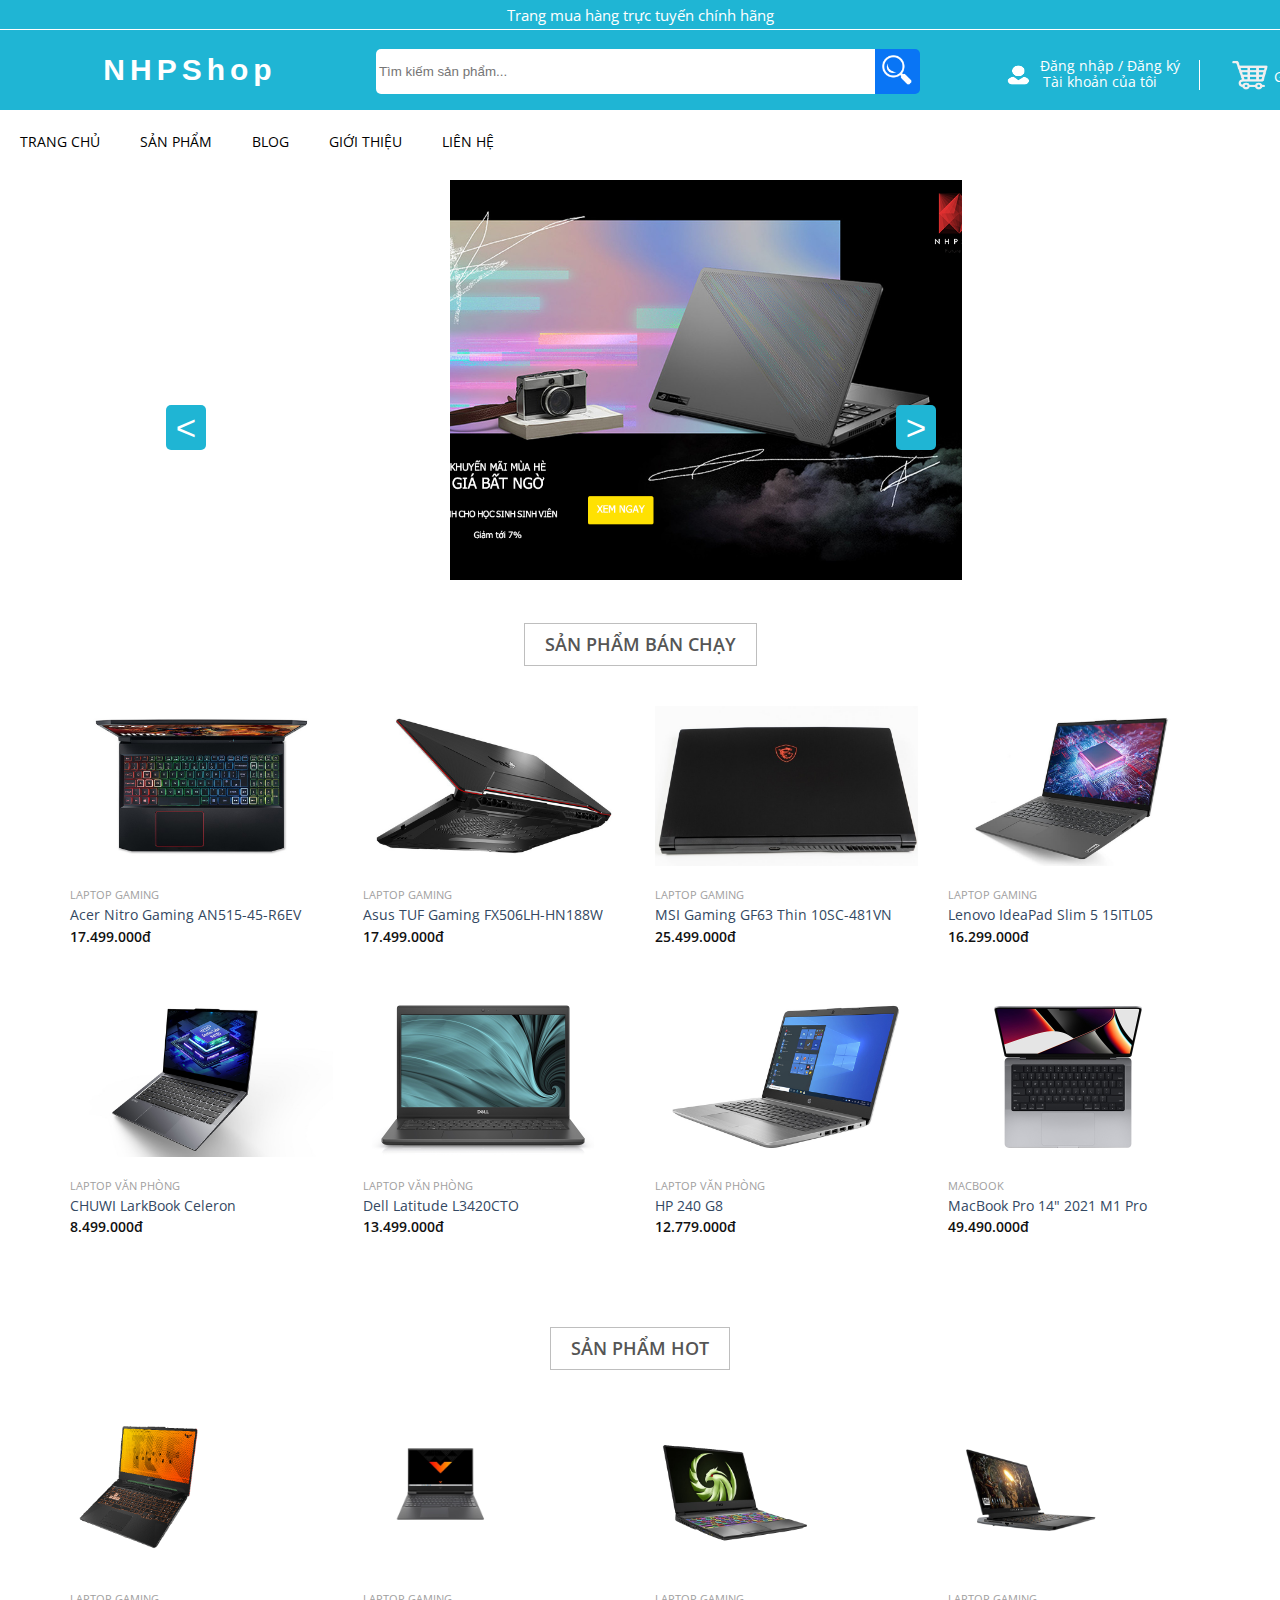
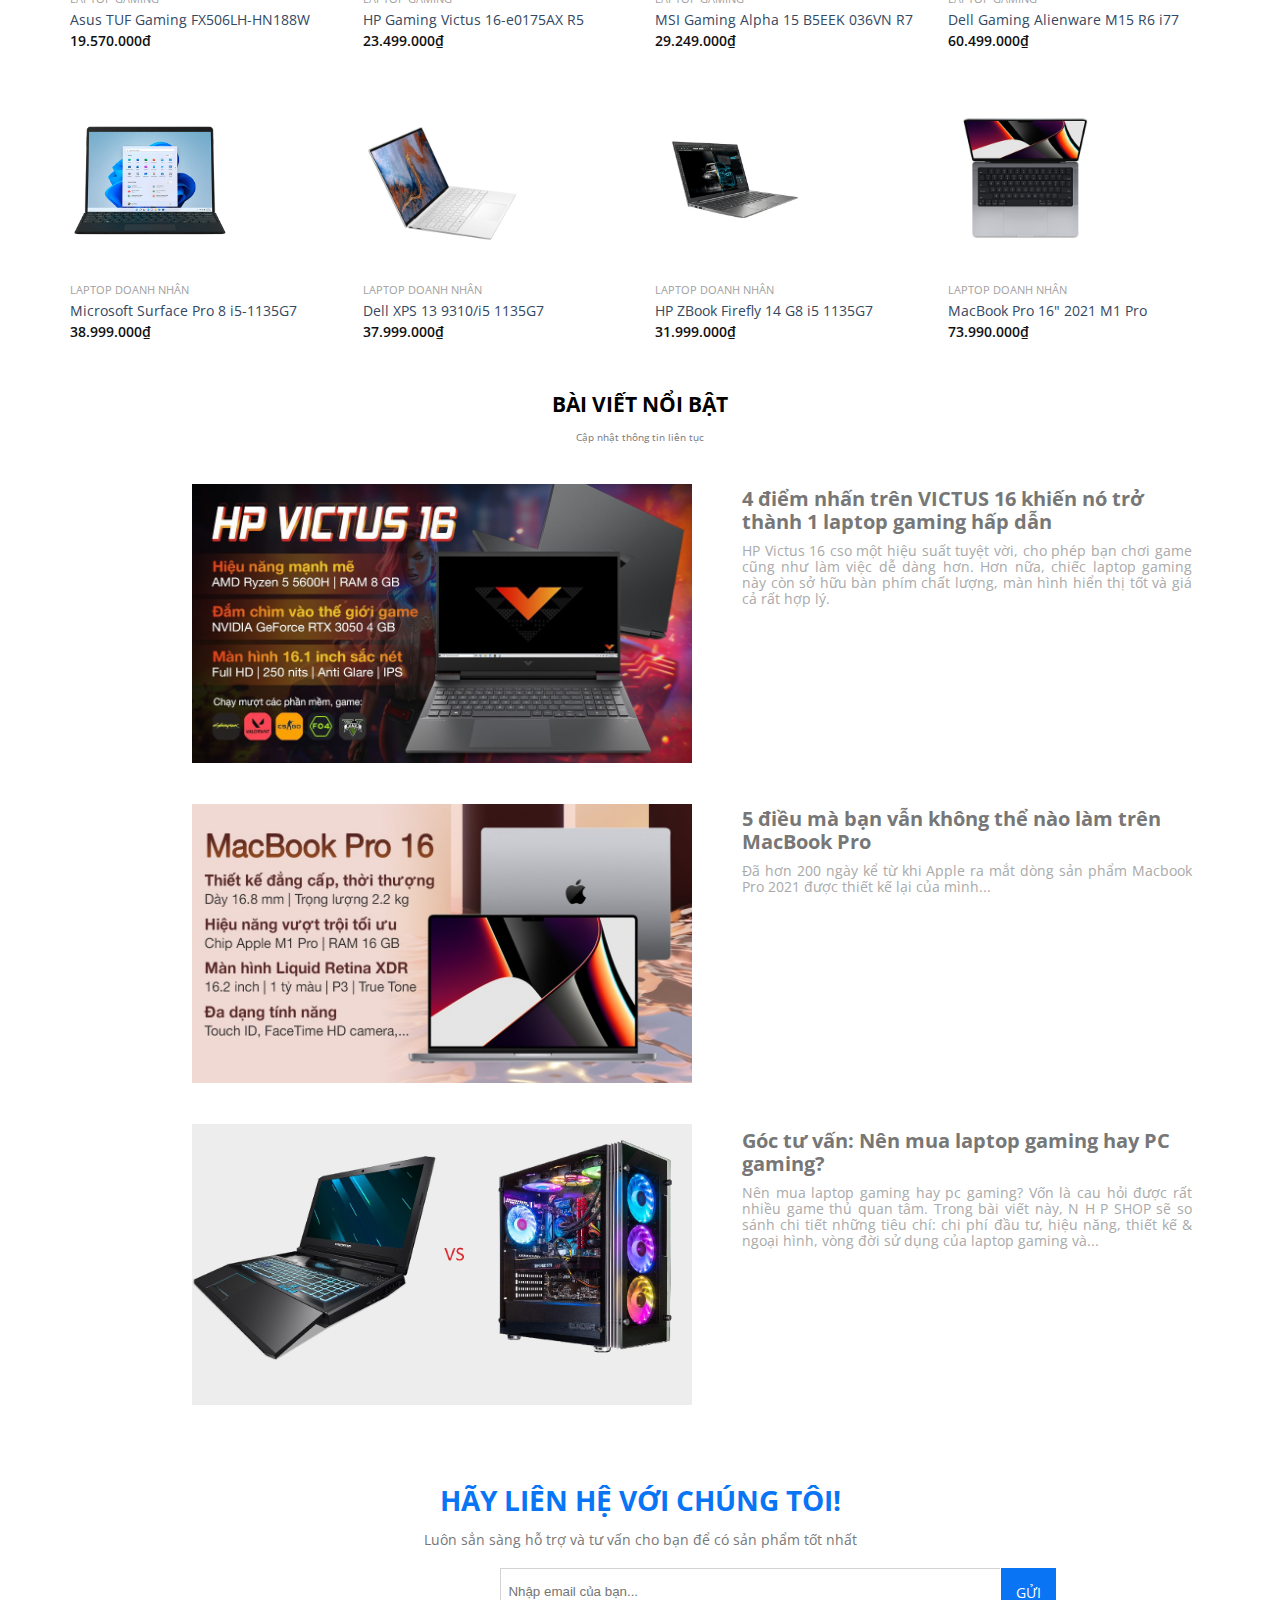
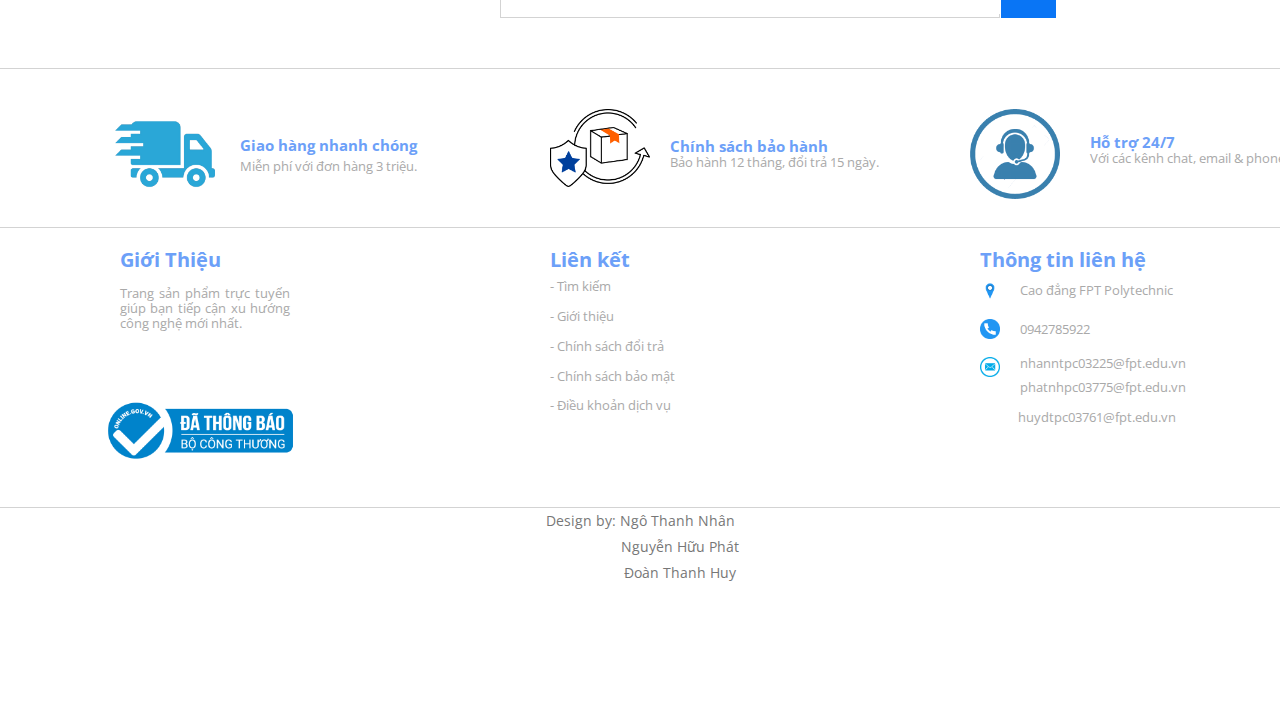
<file: Trangbanhang.html>
<!DOCTYPE html>
<html lang="en">

<head>
    <meta charset="UTF-8">
    <meta http-equiv="X-UA-Compatible" content="IE=edge">
    <meta name="viewport" content="width=device-width, initial-scale=1.0">
    <title>Document</title>
    <link rel="stylesheet" href="index.css">
    <link rel="stylesheet" href="Trangbanhang.css">
    <script>
        var images = [];
        for (let i = 1; i < 5; i++) {
            images[i] = new Image();
            images[i].src = "Hinh_Anh/slide/" + i + ".png";
        }

        var index = 1;
        var t;

        function first() {
            index = 1;
            var anh = document.getElementById("anh");
            anh.src = images[index].src;
        }

        function last() {
            index = images.length - 1;
            var anh = document.getElementById("anh");
            anh.src = images[index].src;
        }

        function next() {
            index++;
            if (index >= images.length) {
                index = 0;
            }
            var anh = document.getElementById("anh");
            anh.src = images[index].src;
        }

        function fstart() {
            t = window.setInterval(next, 2000);
        }

        function prev() {
            index--;
            if (index < 0) {
                index = images.length - 1;
            }
            var anh = document.getElementById("anh");
            anh.src = images[index].src;
        }
    </script>
</head>

<body onload="fstart();">
    <div class="wraper">
        <header>
            <!--banner logo-->

            <div class="top">
                Trang mua hàng trực tuyến chính hãng
            </div>
            <div id="main hearder">
                <div class="hearder-mid">
                    <div class="tenshop">
                        <a href="#">NHPShop</a>
                    </div>
                    <div class="timkiem">
                        <form action="" class="search">
                            <input type="text" placeholder=" Tìm kiếm sản phẩm...">
                            <button id="nut" type="submit">
                            <img src="Hinh_Anh/icon=search.png" id="img">
                        </button>

                        </form>
                    </div>
                    <div class="thongtinkhac">
                        <div class="dangnhap">
                            <img src="Hinh_Anh/icon-name2.png" id="icon-name">
                            <span id="chu-login"><a href="form2.html">Đăng nhập / Đăng ký</a> </span> &emsp; <span id="chu-login"> <a href="form2.html">Tài khoản của tôi</a> </span>
                        </div>
                        <div class="cart">
                            <img src="Hinh_Anh/cart.jpg" id="icon-cart">
                            <span id="chu-cart">Giỏ hàng</span>
                        </div>
                    </div>
                </div>
                <div class="hearder-bottom">
                    <div class="khung nav">
                        <nav class="menu">
                            <ul>
                                <li>
                                    <a href="index.html">TRANG CHỦ</a></li>
                                <li>
                                    <a href="Trangbanhang.html">SẢN PHẨM</a></li>
                                <li>
                                    <a href="Blog.html">BLOG</a></li>
                                <li>
                                    <a href="Gioithieu.html">GIỚI THIỆU</a></li>
                                <li>
                                    <a href="lienhe.html">LIÊN HỆ</a></li>
                            </ul>
                        </nav>
                    </div>
                </div>


            </div>
        </header>
        <!-- slide-->

        <img id="anh" src="Hinh_Anh/slide/1.png" width="100%">
        <button onclick="next()" id="next" class="next">></button>
        <button onclick="prev()" id="prev" class="pev"><</button>
        <div id="wrappe">
            <div class="headline">
                <h3>SẢN PHẨM BÁN CHẠY </h3>
            </div>
            <ul class="products">
                <li>
                    <!--Laptop 1-->
                    <div class="product-item">
                        <div class="product-top">
                            <a href="" class="product-thumb">
                                <img src="img/acer-nitro-5-2021-11_anh1.jpg" alt="">
                            </a>
                            <a href="Hinh_Anh/chitiet.html" class="buy-now">Mua Ngay</a>
                        </div>
                        <div class="product-info">
                            <a href="" class="product-cat">LapTop Gaming</a>
                            <a href="" class="product-name">Acer Nitro Gaming AN515-45-R6EV</a>
                            <div class="product-price">17.499.000đ</div>
                        </div>
                    </div>
                </li>
                <li>
                    <!--Laptop 2-->
                    <div class="product-item">
                        <div class="product-top">
                            <a href="" class="product-thumb">
                                <img src="img/ASUS-TUF-Gaming-F15-FX506-black-21_anh2.jpg" alt="">
                            </a>
                            <a href="" class="buy-now">Mua Ngay</a>
                        </div>
                        <div class="product-info">
                            <a href="" class="product-cat">LapTop Gaming</a>
                            <a href="" class="product-name">Asus TUF Gaming FX506LH-HN188W</a>
                            <div class="product-price">17.499.000đ</div>
                        </div>
                    </div>
                </li>
                <li>
                    <!--Laptop 3-->
                    <div class="product-item">
                        <div class="product-top">
                            <a href="" class="product-thumb">
                                <img src="img/msi-gf63-thin-10scxr-9_anh3.jpg" alt="">
                            </a>
                            <a href="" class="buy-now">Mua Ngay</a>
                        </div>
                        <div class="product-info">
                            <a href="" class="product-cat">LapTop Gaming</a>
                            <a href="" class="product-name">MSI Gaming GF63 Thin 10SC-481VN</a>
                            <div class="product-price">25.499.000đ</div>
                        </div>
                    </div>
                </li>
                <li>
                    <!--Laptop 4-->
                    <div class="product-item">
                        <div class="product-top">
                            <a href="" class="product-thumb">
                                <img src="img/Lenovo-IdeaPad-Slim-5-15ITL05-black-3_anh4.jpg" alt="">
                            </a>
                            <a href="" class="buy-now">Mua Ngay</a>
                        </div>
                        <div class="product-info">
                            <a href="" class="product-cat">LapTop Gaming</a>
                            <a href="" class="product-name">Lenovo IdeaPad Slim 5 15ITL05</a>
                            <div class="product-price">16.299.000đ</div>
                        </div>
                    </div>
                </li>
                <li>
                    <!--Laptop 5-->
                    <div class="product-item">
                        <div class="product-top">
                            <a href="" class="product-thumb">
                                <img src="img/CHUWI-LarkBook-13-7_anh5.jpg" alt="">
                            </a>
                            <a href="" class="buy-now">Mua Ngay</a>
                        </div>
                        <div class="product-info">
                            <a href="" class="product-cat">LapTop Văn Phòng</a>
                            <a href="" class="product-name">CHUWI LarkBook Celeron</a>
                            <div class="product-price">8.499.000đ</div>
                        </div>
                    </div>
                </li>
                <li>
                    <!--Laptop 6-->
                    <div class="product-item">
                        <div class="product-top">
                            <a href="" class="product-thumb">
                                <img src="img/Dell-Latitude-L3420CTO-i3-1115G4-man-hinh_anh6.jpg" alt="">
                            </a>
                            <a href="" class="buy-now">Mua Ngay</a>
                        </div>
                        <div class="product-info">
                            <a href="" class="product-cat">LapTop Văn Phòng </a>
                            <a href="" class="product-name">Dell Latitude L3420CTO</a>
                            <div class="product-price">13.499.000đ</div>
                        </div>
                    </div>
                </li>
                <li>
                    <!--Laptop 7-->
                    <div class="product-item">
                        <div class="product-top">
                            <a href="" class="product-thumb">
                                <img src="./img/8603_hp_240_g8_3_anh7.jpg" alt="">
                            </a>
                            <a href="" class="buy-now">Mua Ngay</a>
                        </div>
                        <div class="product-info">
                            <a href="" class="product-cat">LapTop Văn Phòng</a>
                            <a href="" class="product-name">HP 240 G8</a>
                            <div class="product-price">12.779.000đ</div>
                        </div>
                    </div>
                </li>
                <li>
                    <!--Laptop 8-->
                    <div class="product-item">
                        <div class="product-top">
                            <a href="" class="product-thumb">
                                <img src="img/macbook-pro-14-3_anh8.jpg" alt="">
                            </a>
                            <a href="" class="buy-now">Mua Ngay</a>
                        </div>
                        <div class="product-info">
                            <a href="" class="product-cat">MacBook</a>
                            <a href="" class="product-name">MacBook Pro 14" 2021 M1 Pro</a>
                            <div class="product-price">49.490.000đ</div>
                        </div>
                    </div>
                </li>
            </ul>
        </div>

        <div id="wrappe">
            <div class="headline">
                <h3>SẢN PHẨM HOT</h3>
            </div>
            <ul class="products">
                <li>
                    <!--Laptop 1-->
                    <div class="product-item">
                        <div class="product-top">
                            <a href="" class="product-thumb">
                                <img src="ASM_1/Anh/6925_22_fx506_l_min.png" alt="">
                            </a>
                            <a href="" class="buy-now">Mua Ngay</a>
                        </div>
                        <div class="product-info">
                            <a href="" class="product-cat">LapTop Gaming</a>
                            <a href="" class="product-name">Asus TUF Gaming FX506LH-HN188W</a>
                            <div class="product-price">19.570.000đ</div>
                        </div>
                    </div>
                </li>
                <li>
                    <!--Laptop 2-->
                    <div class="product-item">
                        <div class="product-top">
                            <a href="" class="product-thumb">
                                <img src="ASM_1/Anh/Laptop-HP-Victus-16-e0175AX-4R0U8PA-9-songphuong.vn_anh2.jpg" alt="">
                            </a>
                            <a href="" class="buy-now">Mua Ngay</a>
                        </div>
                        <div class="product-info">
                            <a href="" class="product-cat">LapTop Gaming</a>
                            <a href="" class="product-name">HP Gaming Victus 16-e0175AX R5</a>
                            <div class="product-price">23.499.000₫</div>
                        </div>
                    </div>
                </li>
                <li>
                    <!--Laptop 3-->
                    <div class="product-item">
                        <div class="product-top">
                            <a href="" class="product-thumb">
                                <img src="ASM_1/Anh/19633_laptop_msi_alpha_15_b5eek_0.jpg" alt="">
                            </a>
                            <a href="" class="buy-now">Mua Ngay</a>
                        </div>
                        <div class="product-info">
                            <a href="" class="product-cat">LapTop Gaming</a>
                            <a href="" class="product-name">MSI Gaming Alpha 15 B5EEK 036VN R7
                          </a>
                            <div class="product-price">29.249.000₫</div>
                        </div>
                    </div>
                </li>
                <li>
                    <!--Laptop 4-->
                    <div class="product-item">
                        <div class="product-top">
                            <a href="" class="product-thumb">
                                <img src="ASM_1/Anh/laptop-dell-alienware-m15-r6-p109f001dbl-Đen-112425.jpg" alt="">
                            </a>
                            <a href="" class="buy-now">Mua Ngay</a>
                        </div>
                        <div class="product-info">
                            <a href="" class="product-cat">LapTop Gaming</a>
                            <a href="" class="product-name">Dell Gaming Alienware M15 R6 i77</a>
                            <div class="product-price">60.499.000₫</div>
                        </div>
                    </div>
                </li>
                <li>
                    <!--Laptop 5-->
                    <div class="product-item">
                        <div class="product-top">
                            <a href="" class="product-thumb">
                                <img src="ASM_1/Anh/9434_surface_pro_8_graphite__1.jpg" alt="">
                            </a>
                            <a href="" class="buy-now">Mua Ngay</a>
                        </div>
                        <div class="product-info">
                            <a href="" class="product-cat">LapTop Doanh Nhân</a>
                            <a href="" class="product-name">Microsoft Surface Pro 8 i5-1135G7
                          </a>
                            <div class="product-price">38.999.000₫</div>
                        </div>
                    </div>
                </li>
                <li>
                    <!--Laptop 6-->
                    <div class="product-item">
                        <div class="product-top">
                            <a href="" class="product-thumb">
                                <img src="ASM_1/Anh/18671-laptop-dell-xps-13-9310-2-in-1-70231343-4.webp" alt="">
                            </a>
                            <a href="" class="buy-now">Mua Ngay</a>
                        </div>
                        <div class="product-info">
                            <a href="" class="product-cat">LapTop Doanh Nhân</a>
                            <a href="" class="product-name">Dell XPS 13 9310/i5 1135G7</a>
                            <div class="product-price">37.999.000₫</div>
                        </div>
                    </div>
                </li>
                <li>
                    <!--Laptop 7-->
                    <div class="product-item">
                        <div class="product-top">
                            <a href="" class="product-thumb">
                                <img src="ASM_1/Anh/z3494224947638_e5b22d7d59913b68a68851c36ea96d49.jpg" alt="">
                            </a>
                            <a href="" class="buy-now">Mua Ngay</a>
                        </div>
                        <div class="product-info">
                            <a href="" class="product-cat">LapTop Doanh Nhân</a>
                            <a href="" class="product-name">HP ZBook Firefly 14 G8 i5 1135G7</a>
                            <div class="product-price">31.999.000₫</div>
                        </div>
                    </div>
                </li>
                <li>
                    <!--Laptop 8-->
                    <div class="product-item">
                        <div class="product-top">
                            <a href="" class="product-thumb">
                                <img src="ASM_1/Anh/macbook-pro-14-grey.jpg" alt="">
                            </a>
                            <a href="" class="buy-now">Mua Ngay</a>
                        </div>
                        <div class="product-info">
                            <a href="" class="product-cat">LapTop Doanh Nhân</a>
                            <a href="" class="product-name">MacBook Pro 16" 2021 M1 Pro</a>
                            <div class="product-price">73.990.000₫</div>
                        </div>
                    </div>
                </li>
            </ul>
        </div>
        <div class="center">
            <h2>BÀI VIẾT NỔI BẬT</h2> <br>
            <p style="font-size: 10px;">Cập nhật thông tin liên tục</p>
        </div>
        <div class="tintuc">
            <div class="tt1">
                <img src="Hinh_Anh/sp hot/tt1.jpg" width="500px" alt="">
                <div class="chutt">
                    <h4>4 điểm nhấn trên VICTUS 16 khiến nó trở thành 1 laptop gaming hấp dẫn</h4>
                    <p>HP Victus 16 cso một hiệu suất tuyệt vời, cho phép bạn chơi game cũng như làm việc dễ dàng hơn. Hơn nữa, chiếc laptop gaming này còn sở hữu bàn phím chất lượng, màn hình hiển thị tốt và giá cả rất hợp lý.</p>
                </div>
            </div>
            <div class="tt2">
                <img src="Hinh_Anh/sp hot/tt2.jpg" width="500px" alt="">
                <div class="chutt">
                    <h4>5 điều mà bạn vẫn không thể nào làm trên MacBook Pro</h4>
                    <p>Đã hơn 200 ngày kể từ khi Apple ra mắt dòng sản phẩm Macbook Pro 2021 được thiết kế lại của mình...</p>
                </div>
            </div>
            <div class="tt3">
                <img src="Hinh_Anh/sp hot/tt3.jpg" width="500px" alt="">
                <div class="chutt">
                    <h4>Góc tư vấn: Nên mua laptop gaming hay PC gaming?</h4>
                    <p>Nên mua laptop gaming hay pc gaming? Vốn là cau hỏi được rất nhiều game thủ quan tâm. Trong bài viết này, N H P SHOP sẽ so sánh chi tiết những tiêu chí: chi phí đầu tư, hiệu năng, thiết kế & ngoại hình, vòng đời sử dụng của laptop
                        gaming và...
                    </p>
                </div>
            </div>

        </div>
        <div class="lienhe">
            <h1>HÃY LIÊN HỆ VỚI CHÚNG TÔI!</h1> <br>
            <p>Luôn sẳn sàng hỗ trợ và tư vấn cho bạn để có sản phẩm tốt nhất</p>
            <div class="timkiem2">
                <form action="" class="search">
                    <input type="text" placeholder="  Nhập email của bạn...">
                    <div class="gui">
                        <a href="#">GỬI</a>
                    </div>

                </form>
            </div>

        </div>

        <div class="hotro">
            <div class="set">
                <div class="hotro1">
                    <div class="ship">
                        <img src="Hinh_Anh/sp hot/ship.jpg" alt="" width="130px">
                        <div class="chusp">
                            <h5>Giao hàng nhanh chóng</h5>
                            <p>Miễn phí với đơn hàng 3 triệu.</p>
                        </div>

                    </div>
                </div>
                <div class="hotro2">
                    <div class="chinhsach">
                        <img src="Hinh_Anh/sp hot/chinh-sach.png" width="100px" alt="">
                        <div>
                            <div class="chusp2">
                                <h5>Chính sách bảo hành</h5>
                                <p>Bảo hành 12 tháng, đổi trả 15 ngày.</p>
                            </div>
                        </div>

                    </div>
                </div>
                <div class="hotro3">
                    <div class="chinhsach">
                        <img src="Hinh_Anh/sp hot/support.png" width="90px" alt="">
                        <div class="chusp3">
                            <h5>Hỗ trợ 24/7</h5>
                            <p>Với các kênh chat, email & phone.</p>
                        </div>

                    </div>
                </div>
            </div>
        </div>
        <div class="ttlh">
            <div class="khung2">
                <div class="ttlh1">
                    <h6>Giới Thiệu</h6> <br>
                    <p>Trang sản phẩm trực tuyến giúp bạn tiếp cận xu hướng công nghệ mới nhất.</p> <br>
                    <img class="icon-gt" src="Hinh_Anh/sp hot/logo gt.jpg" width="200px" alt="">
                </div>
                <div class="ttlh2">
                    <h6>Liên kết</h6>
                    <div class="chuttlh2">
                        <p>- Tìm kiếm <br> <br> - Giới thiệu <br><br> - Chính sách đổi trả <br><br> - Chính sách bảo mật <br><br> - Điều khoản dịch vụ</p>
                    </div>

                </div>
                <div class="ttlh3">
                    <h6>Thông tin liên hệ</h6>
                    <div class="icon-ttlh">
                        <img src="Hinh_Anh/sp hot/dinh-vi.png" width="20px" alt=""> <br> <br>
                        <img src="Hinh_Anh/sp hot/phone.png" width="20px" alt=""> <br> <br>
                        <img src="Hinh_Anh/sp hot/email.png" width="20px" alt="">
                    </div>
                    <div class="chuttlh3">
                        <p class="chucd">Cao đẳng FPT Polytechnic</p> <br> <br>
                        <p class="sdt">0942785922</p> <br>
                        <p class="chuemail">nhanntpc03225@fpt.edu.vn</p> <br>
                        <p>phatnhpc03775@fpt.edu.vn</p> <br>
                        <p>&emsp; &ensp; &nbsp; &nbsp; huydtpc03761@fpt.edu.vn</p>
                    </div>

                </div>
            </div>

        </div>
        <footer>
            <p>Design by: Ngô Thanh Nhân</p>
            <div class="foo">
                <p>Nguyễn Hữu Phát</p>
                <p>Đoàn Thanh Huy</p>
            </div>
        </footer>
    </div>
    <script async defer crossorigin="anonymous" src="https://connect.facebook.net/vi_VN/sdk.js#xfbml=1&version=v13.0&appId=424516602800501&autoLogAppEvents=1" nonce="GHwZdrKB"></script>
    <script src="https://uhchat.net/code.php?f=1b8c36"></script>
</body>

</html>
</file>
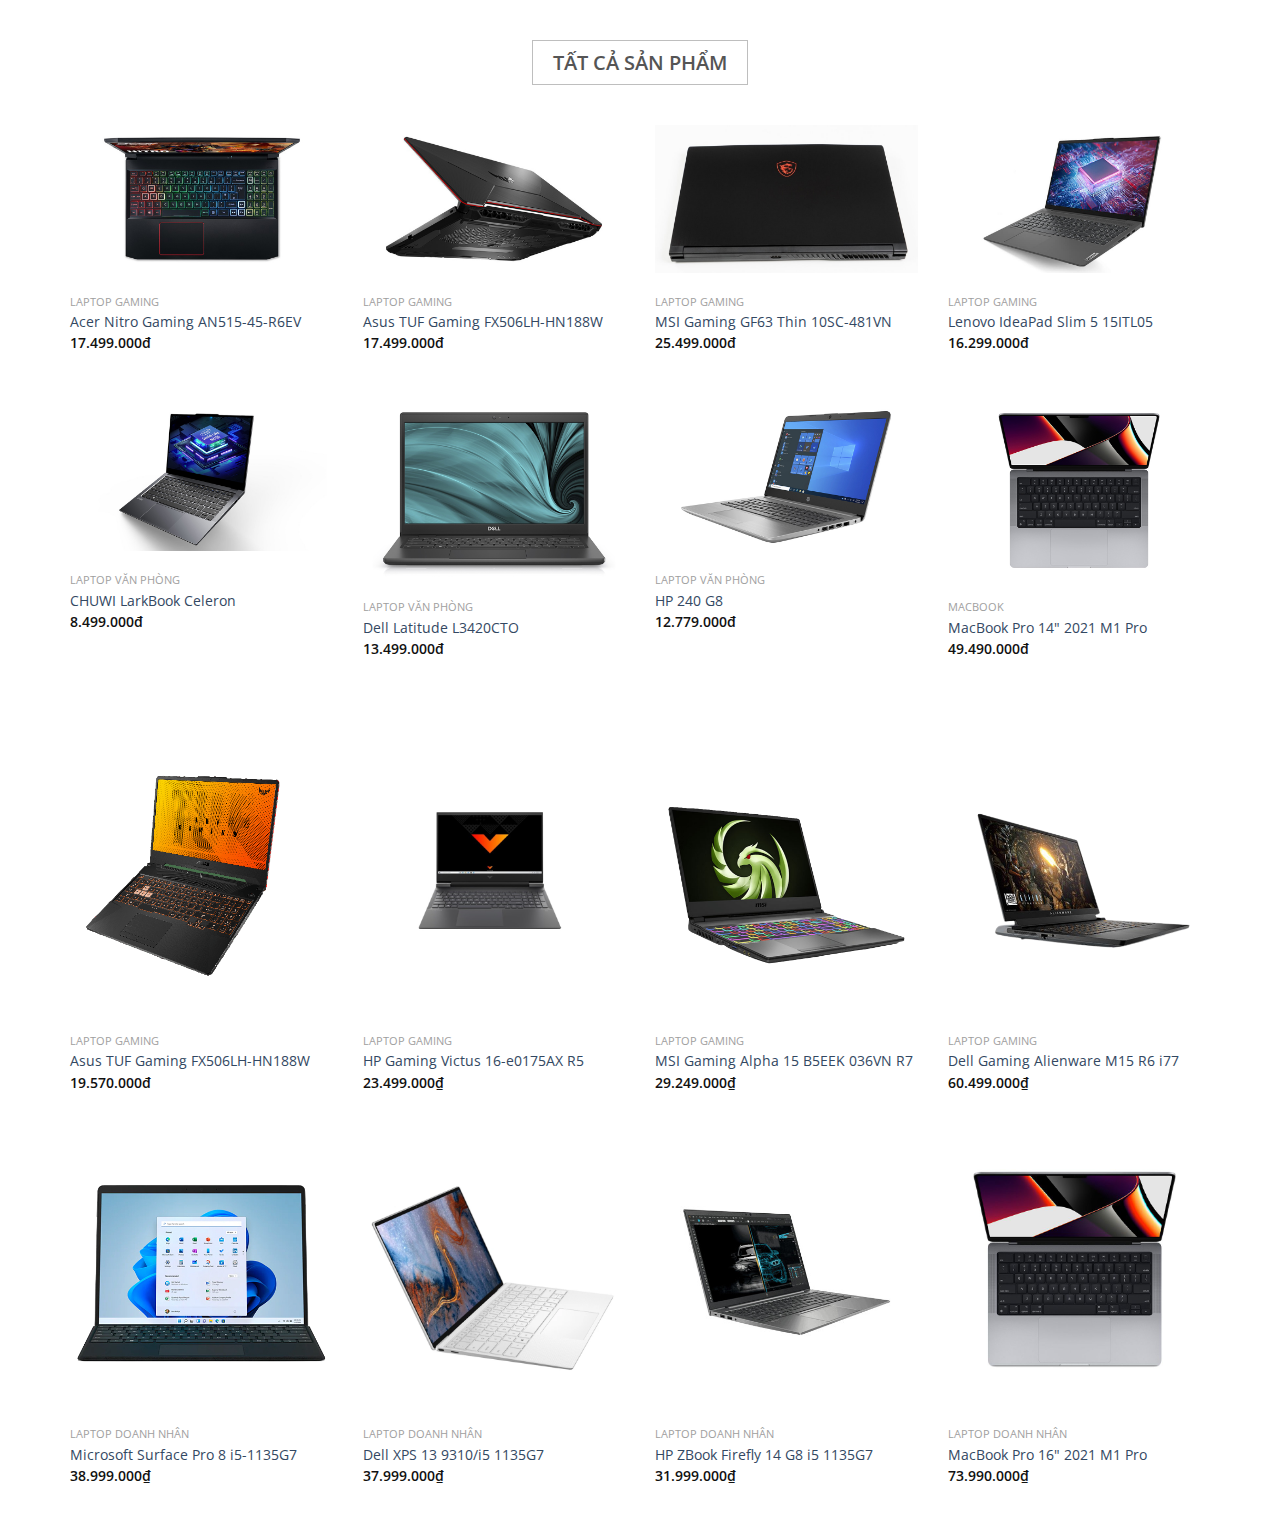
<file: ASM_1/tatcasp.html>
<!DOCTYPE html>
<html lang="en">

<head>
    <meta charset="UTF-8">
    <meta http-equiv="X-UA-Compatible" content="IE=edge">
    <meta name="viewport" content="width=device-width, initial-scale=1.0">
    <title>Danh Sách Sản Phẩm</title>
    <link rel="stylesheet" href="tatcasp.css">
</head>

<body>
    <div id="wrappe">
        <div class="headline">
            <h3>TẤT CẢ SẢN PHẨM </h3>
        </div>
        <ul class="products">
            <li>
                <!--Laptop 1-->
                <div class="product-item">
                    <div class="product-top">
                        <a href="" class="product-thumb">
                            <img src="img/acer-nitro-5-2021-11_anh1.jpg" alt="">
                        </a>
                        <a href="../Hinh_Anh/chitiet.html" class="buy-now">Mua Ngay</a>
                    </div>
                    <div class="product-info">
                        <a href="" class="product-cat">LapTop Gaming</a>
                        <a href="" class="product-name">Acer Nitro Gaming AN515-45-R6EV</a>
                        <div class="product-price">17.499.000đ</div>
                    </div>
                </div>
            </li>
            <li>
                <!--Laptop 2-->
                <div class="product-item">
                    <div class="product-top">
                        <a href="" class="product-thumb">
                            <img src="img/ASUS-TUF-Gaming-F15-FX506-black-21_anh2.jpg" alt="">
                        </a>
                        <a href="../Hinh_Anh/chitiet.html" class="buy-now">Mua Ngay</a>
                    </div>
                    <div class="product-info">
                        <a href="" class="product-cat">LapTop Gaming</a>
                        <a href="" class="product-name">Asus TUF Gaming FX506LH-HN188W</a>
                        <div class="product-price">17.499.000đ</div>
                    </div>
                </div>
            </li>
            <li>
                <!--Laptop 3-->
                <div class="product-item">
                    <div class="product-top">
                        <a href="" class="product-thumb">
                            <img src="img/msi-gf63-thin-10scxr-9_anh3.jpg" alt="">
                        </a>
                        <a href="../Hinh_Anh/chitiet.html" class="buy-now">Mua Ngay</a>
                    </div>
                    <div class="product-info">
                        <a href="" class="product-cat">LapTop Gaming</a>
                        <a href="" class="product-name">MSI Gaming GF63 Thin 10SC-481VN</a>
                        <div class="product-price">25.499.000đ</div>
                    </div>
                </div>
            </li>
            <li>
                <!--Laptop 4-->
                <div class="product-item">
                    <div class="product-top">
                        <a href="" class="product-thumb">
                            <img src="img/Lenovo-IdeaPad-Slim-5-15ITL05-black-3_anh4.jpg" alt="">
                        </a>
                        <a href="../Hinh_Anh/chitiet.html" class="buy-now">Mua Ngay</a>
                    </div>
                    <div class="product-info">
                        <a href="" class="product-cat">LapTop Gaming</a>
                        <a href="" class="product-name">Lenovo IdeaPad Slim 5 15ITL05</a>
                        <div class="product-price">16.299.000đ</div>
                    </div>
                </div>
            </li>
            <li>
                <!--Laptop 5-->
                <div class="product-item">
                    <div class="product-top">
                        <a href="" class="product-thumb">
                            <img src="img/CHUWI-LarkBook-13-7_anh5.jpg" alt="">
                        </a>
                        <a href="../Hinh_Anh/chitiet.html" class="buy-now">Mua Ngay</a>
                    </div>
                    <div class="product-info">
                        <a href="" class="product-cat">LapTop Văn Phòng</a>
                        <a href="" class="product-name">CHUWI LarkBook Celeron</a>
                        <div class="product-price">8.499.000đ</div>
                    </div>
                </div>
            </li>
            <li>
                <!--Laptop 6-->
                <div class="product-item">
                    <div class="product-top">
                        <a href="" class="product-thumb">
                            <img src="img/Dell-Latitude-L3420CTO-i3-1115G4-man-hinh_anh6.jpg" alt="">
                        </a>
                        <a href="../Hinh_Anh/chitiet.html" class="buy-now">Mua Ngay</a>
                    </div>
                    <div class="product-info">
                        <a href="" class="product-cat">LapTop Văn Phòng </a>
                        <a href="" class="product-name">Dell Latitude L3420CTO</a>
                        <div class="product-price">13.499.000đ</div>
                    </div>
                </div>
            </li>
            <li>
                <!--Laptop 7-->
                <div class="product-item">
                    <div class="product-top">
                        <a href="" class="product-thumb">
                            <img src="img/8603_hp_240_g8_3_anh7.jpg" alt="">
                        </a>
                        <a href="../Hinh_Anh/chitiet.html" class="buy-now">Mua Ngay</a>
                    </div>
                    <div class="product-info">
                        <a href="" class="product-cat">LapTop Văn Phòng</a>
                        <a href="" class="product-name">HP 240 G8</a>
                        <div class="product-price">12.779.000đ</div>
                    </div>
                </div>
            </li>
            <li>
                <!--Laptop 8-->
                <div class="product-item">
                    <div class="product-top">
                        <a href="" class="product-thumb">
                            <img src="img/macbook-pro-14-3_anh8.jpg" alt="">
                        </a>
                        <a href="../Hinh_Anh/chitiet.html" class="buy-now">Mua Ngay</a>
                    </div>
                    <div class="product-info">
                        <a href="" class="product-cat">MacBook</a>
                        <a href="" class="product-name">MacBook Pro 14" 2021 M1 Pro</a>
                        <div class="product-price">49.490.000đ</div>
                    </div>
                </div>
            </li>
        </ul>
    </div>

    <div id="wrappe">
        <div class="headline">
        </div>
        <ul class="products">
            <li>
                <!--Laptop 1-->
                <div class="product-item">
                    <div class="product-top">
                        <a href="" class="product-thumb">
                            <img src="Anh/6925_22_fx506_l_min.png" alt="">
                        </a>
                        <a href="../Hinh_Anh/chitiet.html" class="buy-now">Mua Ngay</a>
                    </div>
                    <div class="product-info">
                        <a href="" class="product-cat">LapTop Gaming</a>
                        <a href="" class="product-name">Asus TUF Gaming FX506LH-HN188W</a>
                        <div class="product-price">19.570.000đ</div>
                    </div>
                </div>
            </li>
            <li>
                <!--Laptop 2-->
                <div class="product-item">
                    <div class="product-top">
                        <a href="" class="product-thumb">
                            <img src="Anh/Laptop-HP-Victus-16-e0175AX-4R0U8PA-9-songphuong.vn_anh2.jpg" alt="">
                        </a>
                        <a href="../Hinh_Anh/chitiet.html" class="buy-now">Mua Ngay</a>
                    </div>
                    <div class="product-info">
                        <a href="" class="product-cat">LapTop Gaming</a>
                        <a href="" class="product-name">HP Gaming Victus 16-e0175AX R5</a>
                        <div class="product-price">23.499.000₫</div>
                    </div>
                </div>
            </li>
            <li>
                <!--Laptop 3-->
                <div class="product-item">
                    <div class="product-top">
                        <a href="" class="product-thumb">
                            <img src="Anh/19633_laptop_msi_alpha_15_b5eek_0.jpg" alt="">
                        </a>
                        <a href="../Hinh_Anh/chitiet.html" class="buy-now">Mua Ngay</a>
                    </div>
                    <div class="product-info">
                        <a href="" class="product-cat">LapTop Gaming</a>
                        <a href="" class="product-name">MSI Gaming Alpha 15 B5EEK 036VN R7
                        </a>
                        <div class="product-price">29.249.000₫</div>
                    </div>
                </div>
            </li>
            <li>
                <!--Laptop 4-->
                <div class="product-item">
                    <div class="product-top">
                        <a href="" class="product-thumb">
                            <img src="Anh/laptop-dell-alienware-m15-r6-p109f001dbl-Đen-112425.jpg" alt="">
                        </a>
                        <a href="../Hinh_Anh/chitiet.html" class="buy-now">Mua Ngay</a>
                    </div>
                    <div class="product-info">
                        <a href="" class="product-cat">LapTop Gaming</a>
                        <a href="" class="product-name">Dell Gaming Alienware M15 R6 i77</a>
                        <div class="product-price">60.499.000₫</div>
                    </div>
                </div>
            </li>
            <li>
                <!--Laptop 5-->
                <div class="product-item">
                    <div class="product-top">
                        <a href="" class="product-thumb">
                            <img src="Anh/9434_surface_pro_8_graphite__1.jpg" alt="">
                        </a>
                        <a href="../Hinh_Anh/chitiet.html" class="buy-now">Mua Ngay</a>
                    </div>
                    <div class="product-info">
                        <a href="" class="product-cat">LapTop Doanh Nhân</a>
                        <a href="" class="product-name">Microsoft Surface Pro 8 i5-1135G7
                        </a>
                        <div class="product-price">38.999.000₫</div>
                    </div>
                </div>
            </li>
            <li>
                <!--Laptop 6-->
                <div class="product-item">
                    <div class="product-top">
                        <a href="" class="product-thumb">
                            <img src="Anh/18671-laptop-dell-xps-13-9310-2-in-1-70231343-4.webp" alt="">
                        </a>
                        <a href="../Hinh_Anh/chitiet.html" class="buy-now">Mua Ngay</a>
                    </div>
                    <div class="product-info">
                        <a href="" class="product-cat">LapTop Doanh Nhân</a>
                        <a href="" class="product-name">Dell XPS 13 9310/i5 1135G7</a>
                        <div class="product-price">37.999.000₫</div>
                    </div>
                </div>
            </li>
            <li>
                <!--Laptop 7-->
                <div class="product-item">
                    <div class="product-top">
                        <a href="" class="product-thumb">
                            <img src="Anh/z3494224947638_e5b22d7d59913b68a68851c36ea96d49.jpg" alt="">
                        </a>
                        <a href="../Hinh_Anh/chitiet.html" class="buy-now">Mua Ngay</a>
                    </div>
                    <div class="product-info">
                        <a href="" class="product-cat">LapTop Doanh Nhân</a>
                        <a href="" class="product-name">HP ZBook Firefly 14 G8 i5 1135G7</a>
                        <div class="product-price">31.999.000₫</div>
                    </div>
                </div>
            </li>
            <li>
                <!--Laptop 8-->
                <div class="product-item">
                    <div class="product-top">
                        <a href="" class="product-thumb">
                            <img src="Anh/macbook-pro-14-grey.jpg" alt="">
                        </a>
                        <a href="../Hinh_Anh/chitiet.html" class="buy-now">Mua Ngay</a>
                    </div>
                    <div class="product-info">
                        <a href="" class="product-cat">LapTop Doanh Nhân</a>
                        <a href="" class="product-name">MacBook Pro 16" 2021 M1 Pro</a>
                        <div class="product-price">73.990.000₫</div>
                    </div>
                </div>
            </li>
        </ul>
    </div>
</body>

</html>
</file>
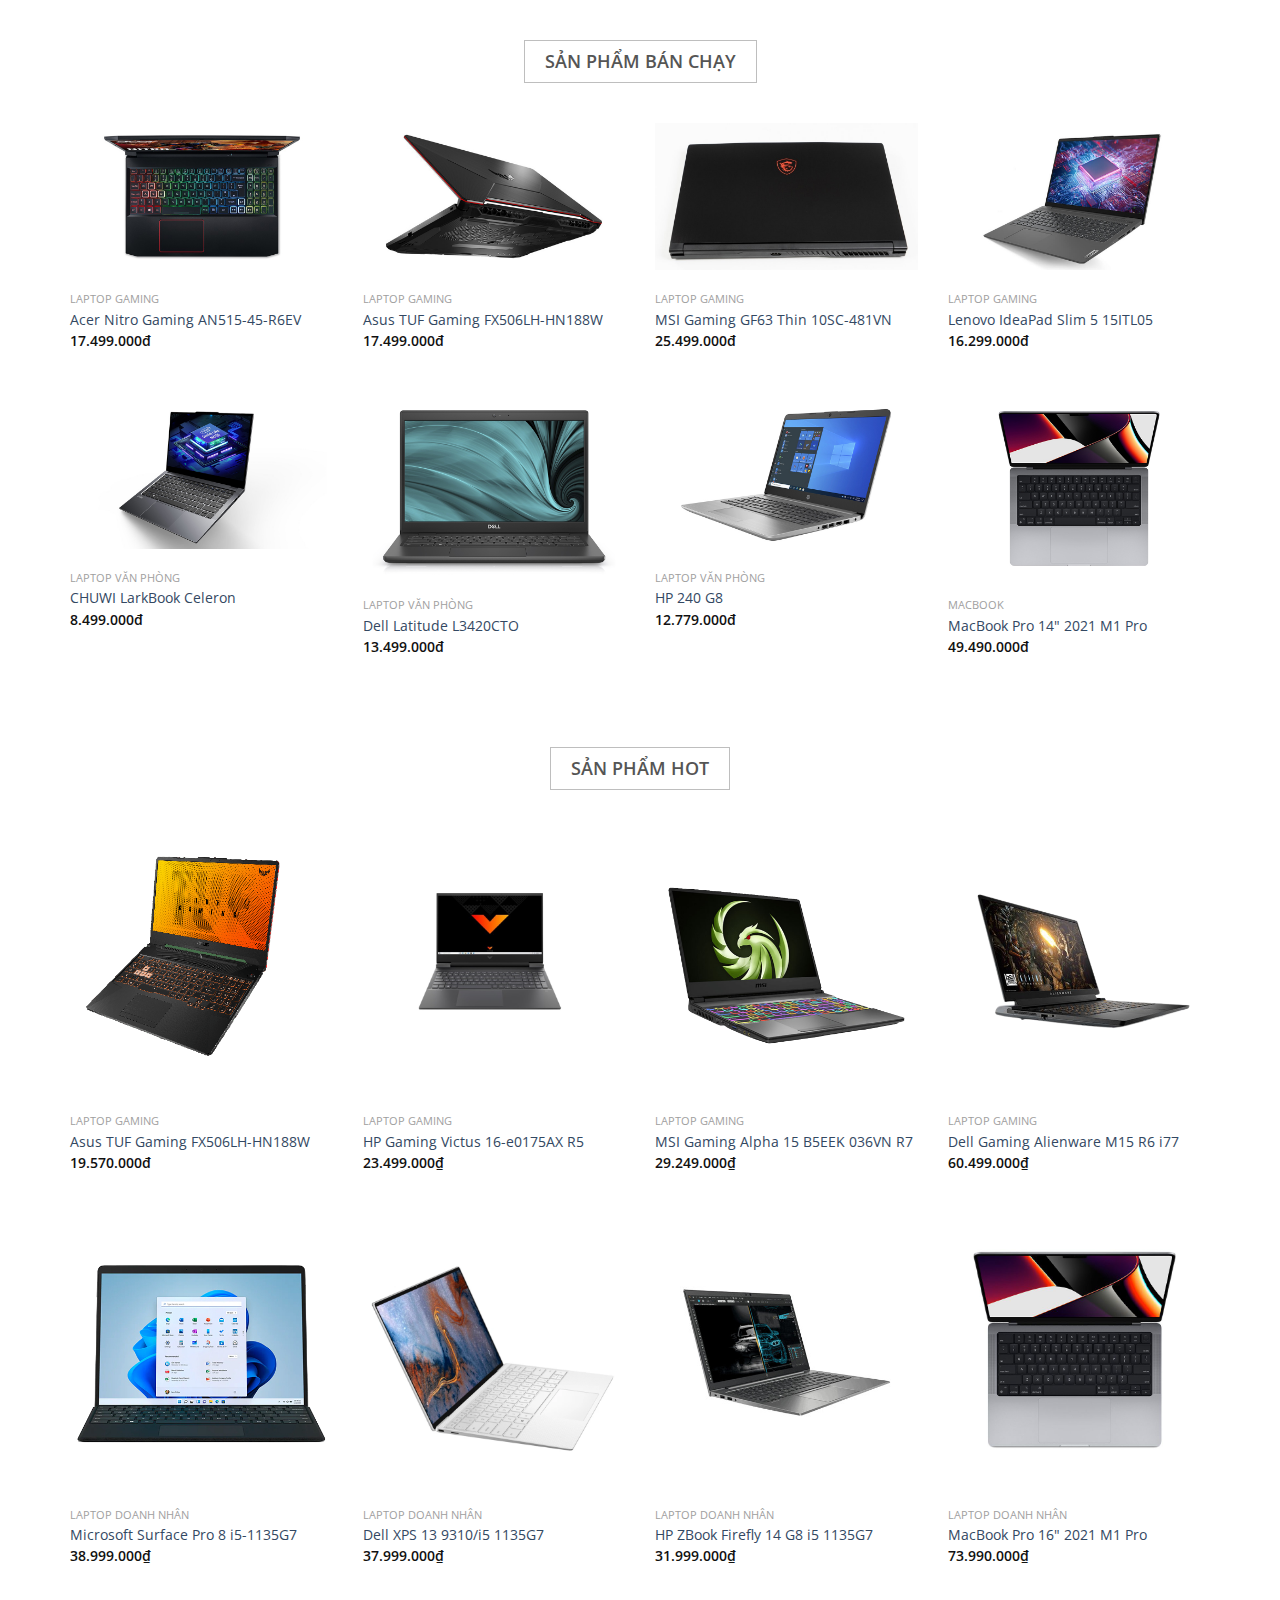
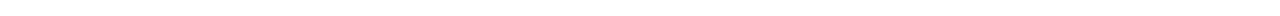
<file: ASM_1/Trangbanhang.html>
<!DOCTYPE html>
<html lang="en">
<head>
    <meta charset="UTF-8">
    <meta http-equiv="X-UA-Compatible" content="IE=edge">
    <meta name="viewport" content="width=device-width, initial-scale=1.0">
    <title>Danh Sách Sản Phẩm</title>
    <link rel="stylesheet" href="Trangbanhang.css">
</head>
<body>
    <div id="wrappe">
      <div class="headline">
          <h3>SẢN PHẨM BÁN CHẠY </h3>
      </div>
      <ul class="products">
          <li>
              <!--Laptop 1-->
              <div class="product-item">
                  <div class="product-top">
                      <a href="" class="product-thumb">
                          <img src="img/acer-nitro-5-2021-11_anh1.jpg" alt="">
                      </a>
                      <a href="" class="buy-now">Mua Ngay</a>
                  </div>
                  <div class="product-info">
                      <a href="" class="product-cat">LapTop Gaming</a>
                      <a href="" class="product-name">Acer Nitro Gaming AN515-45-R6EV</a>
                      <div class="product-price">17.499.000đ</div>
                  </div>
              </div>
          </li>
          <li><!--Laptop 2-->
            <div class="product-item">
                <div class="product-top">
                    <a href="" class="product-thumb">
                        <img src="img/ASUS-TUF-Gaming-F15-FX506-black-21_anh2.jpg" alt="">
                    </a>
                    <a href="" class="buy-now">Mua Ngay</a>
                </div>
                <div class="product-info">
                    <a href="" class="product-cat">LapTop Gaming</a>
                    <a href="" class="product-name">Asus TUF Gaming FX506LH-HN188W</a>
                    <div class="product-price">17.499.000đ</div>
                </div>
            </div>
        </li>
        <li><!--Laptop 3-->
            <div class="product-item">
                <div class="product-top">
                    <a href="" class="product-thumb">
                        <img src="img/msi-gf63-thin-10scxr-9_anh3.jpg" alt="">
                    </a>
                    <a href="" class="buy-now">Mua Ngay</a>
                </div>
                <div class="product-info">
                    <a href="" class="product-cat">LapTop Gaming</a>
                    <a href="" class="product-name">MSI Gaming GF63 Thin 10SC-481VN</a>
                    <div class="product-price">25.499.000đ</div>
                </div>
            </div>
        </li>
        <li><!--Laptop 4-->
            <div class="product-item">
                <div class="product-top">
                    <a href="" class="product-thumb">
                        <img src="img/Lenovo-IdeaPad-Slim-5-15ITL05-black-3_anh4.jpg" alt="">
                    </a>
                    <a href="" class="buy-now">Mua Ngay</a>
                </div>
                <div class="product-info">
                    <a href="" class="product-cat">LapTop Gaming</a>
                    <a href="" class="product-name">Lenovo IdeaPad Slim 5 15ITL05</a>
                    <div class="product-price">16.299.000đ</div>
                </div>
            </div>
        </li>
        <li><!--Laptop 5-->
            <div class="product-item">
                <div class="product-top">
                    <a href="" class="product-thumb">
                        <img src="img/CHUWI-LarkBook-13-7_anh5.jpg" alt="">
                    </a>
                    <a href="" class="buy-now">Mua Ngay</a>
                </div>
                <div class="product-info">
                    <a href="" class="product-cat">LapTop Văn Phòng</a>
                    <a href="" class="product-name">CHUWI LarkBook Celeron</a>
                    <div class="product-price">8.499.000đ</div>
                </div>
            </div>
        </li>
        <li><!--Laptop 6-->
            <div class="product-item">
                <div class="product-top">
                    <a href="" class="product-thumb">
                        <img src="img/Dell-Latitude-L3420CTO-i3-1115G4-man-hinh_anh6.jpg" alt="">
                    </a>
                    <a href="" class="buy-now">Mua Ngay</a>
                </div>
                <div class="product-info">
                    <a href="" class="product-cat">LapTop Văn Phòng </a>
                    <a href="" class="product-name">Dell Latitude L3420CTO</a>
                    <div class="product-price">13.499.000đ</div>
                </div>
            </div>
        </li>
        <li><!--Laptop 7-->
            <div class="product-item">
                <div class="product-top">
                    <a href="" class="product-thumb">
                        <img src="img/8603_hp_240_g8_3_anh7.jpg" alt="">
                    </a>
                    <a href="" class="buy-now">Mua Ngay</a>
                </div>
                <div class="product-info">
                    <a href="" class="product-cat">LapTop Văn Phòng</a>
                    <a href="" class="product-name">HP 240 G8</a>
                    <div class="product-price">12.779.000đ</div>
                </div>
            </div>
        </li>
        <li><!--Laptop 8-->
            <div class="product-item">
                <div class="product-top">
                    <a href="" class="product-thumb">
                        <img src="img/macbook-pro-14-3_anh8.jpg" alt="">
                    </a>
                    <a href="" class="buy-now">Mua Ngay</a>
                </div>
                <div class="product-info">
                    <a href="" class="product-cat">MacBook</a>
                    <a href="" class="product-name">MacBook Pro 14" 2021 M1 Pro</a>
                    <div class="product-price">49.490.000đ</div>
                </div>
            </div>
        </li>
      </ul> 
    </div>
    
    <div id="wrappe">
        <div class="headline">
            <h3>SẢN PHẨM HOT</h3>
        </div>
        <ul class="products">
            <li>
                <!--Laptop 1-->
                <div class="product-item">
                    <div class="product-top">
                        <a href="" class="product-thumb">
                            <img src="Anh/6925_22_fx506_l_min.png" alt="">
                        </a>
                        <a href="" class="buy-now">Mua Ngay</a>
                    </div>
                    <div class="product-info">
                        <a href="" class="product-cat">LapTop Gaming</a>
                        <a href="" class="product-name">Asus TUF Gaming FX506LH-HN188W</a>
                        <div class="product-price">19.570.000đ</div>
                    </div>
                </div>
            </li>
            <li><!--Laptop 2-->
              <div class="product-item">
                  <div class="product-top">
                      <a href="" class="product-thumb">
                          <img src="Anh/Laptop-HP-Victus-16-e0175AX-4R0U8PA-9-songphuong.vn_anh2.jpg" alt="" >
                      </a>
                      <a href="" class="buy-now">Mua Ngay</a>
                  </div>
                  <div class="product-info">
                      <a href="" class="product-cat">LapTop Gaming</a>
                      <a href="" class="product-name">HP Gaming Victus 16-e0175AX R5</a>
                      <div class="product-price">23.499.000₫</div>
                  </div>
              </div>
          </li>
          <li><!--Laptop 3-->
              <div class="product-item">
                  <div class="product-top">
                      <a href="" class="product-thumb">
                          <img src="Anh/19633_laptop_msi_alpha_15_b5eek_0.jpg" alt="">
                      </a>
                      <a href="" class="buy-now">Mua Ngay</a>
                  </div>
                  <div class="product-info">
                      <a href="" class="product-cat">LapTop Gaming</a>
                      <a href="" class="product-name">MSI Gaming Alpha 15 B5EEK 036VN R7
                    </a>
                      <div class="product-price">29.249.000₫</div>
                  </div>
              </div>
          </li>
          <li><!--Laptop 4-->
              <div class="product-item">
                  <div class="product-top">
                      <a href="" class="product-thumb">
                          <img src="Anh/laptop-dell-alienware-m15-r6-p109f001dbl-Đen-112425.jpg" alt="">
                      </a>
                      <a href="" class="buy-now">Mua Ngay</a>
                  </div>
                  <div class="product-info">
                      <a href="" class="product-cat">LapTop Gaming</a>
                      <a href="" class="product-name">Dell Gaming Alienware M15 R6 i77</a>
                      <div class="product-price">60.499.000₫</div>
                  </div>
              </div>
          </li>
          <li><!--Laptop 5-->
              <div class="product-item">
                  <div class="product-top">
                      <a href="" class="product-thumb">
                          <img src="Anh/9434_surface_pro_8_graphite__1.jpg" alt="">
                      </a>
                      <a href="" class="buy-now">Mua Ngay</a>
                  </div>
                  <div class="product-info">
                      <a href="" class="product-cat">LapTop Doanh Nhân</a>
                      <a href="" class="product-name">Microsoft Surface Pro 8 i5-1135G7
                    </a>
                      <div class="product-price">38.999.000₫</div>
                  </div>
              </div>
          </li>
          <li><!--Laptop 6-->
              <div class="product-item">
                  <div class="product-top">
                      <a href="" class="product-thumb">
                          <img src="Anh/18671-laptop-dell-xps-13-9310-2-in-1-70231343-4.webp" alt="">
                      </a>
                      <a href="" class="buy-now">Mua Ngay</a>
                  </div>
                  <div class="product-info">
                      <a href="" class="product-cat">LapTop Doanh Nhân</a>
                      <a href="" class="product-name">Dell XPS 13 9310/i5 1135G7</a>
                      <div class="product-price">37.999.000₫</div>
                  </div>
              </div>
          </li>
          <li><!--Laptop 7-->
              <div class="product-item">
                  <div class="product-top">
                      <a href="" class="product-thumb">
                          <img src="Anh/z3494224947638_e5b22d7d59913b68a68851c36ea96d49.jpg" alt="">
                      </a>
                      <a href="" class="buy-now">Mua Ngay</a>
                  </div>
                  <div class="product-info">
                      <a href="" class="product-cat">LapTop Doanh Nhân</a>
                      <a href="" class="product-name">HP ZBook Firefly 14 G8 i5 1135G7</a>
                      <div class="product-price">31.999.000₫</div>
                  </div>
              </div>
          </li>
          <li><!--Laptop 8-->
              <div class="product-item">
                  <div class="product-top">
                      <a href="" class="product-thumb">
                          <img src="Anh/macbook-pro-14-grey.jpg" alt="">
                      </a>
                      <a href="" class="buy-now">Mua Ngay</a>
                  </div>
                  <div class="product-info">
                      <a href="" class="product-cat">LapTop Doanh Nhân</a>
                      <a href="" class="product-name">MacBook Pro 16" 2021 M1 Pro</a>
                      <div class="product-price">73.990.000₫</div>
                  </div>
              </div>
          </li>
        </ul> 
      </div>
</body>
</html>
</file>
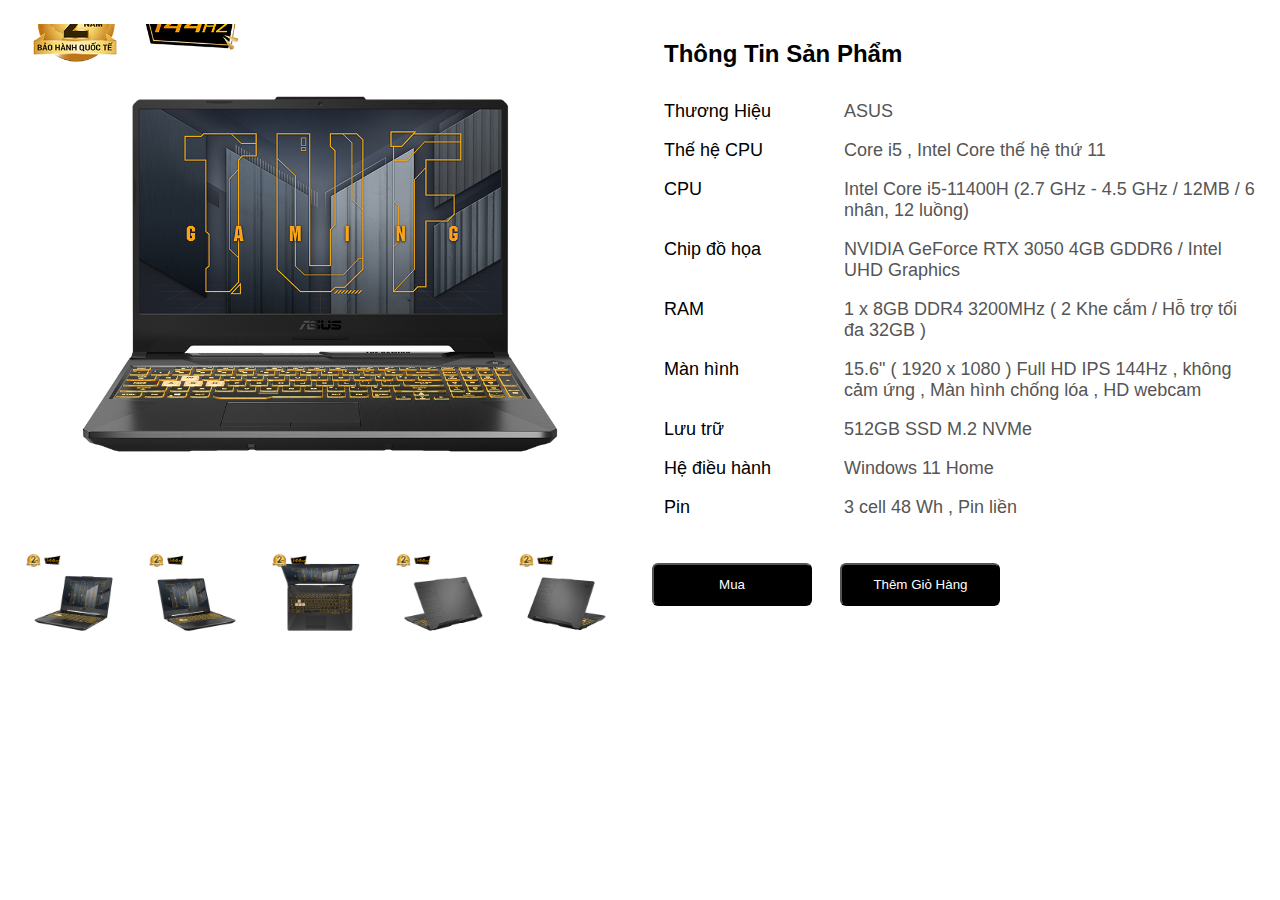
<file: Hinh_Anh/chitiet.html>
<!DOCTYPE html>
<html lang="en">

<head>
    <meta charset="UTF-8">
    <meta http-equiv="X-UA-Compatible" content="IE=edge">
    <meta name="viewport" content="width=device-width, initial-scale=1.0">
    <title>Document</title>
    <link rel="stylesheet" href="./chitiet.css">
    <link rel="stylesheet" href="https://cdnjs.cloudflare.com/ajax/libs/font-awesome/6.1.1/css/all.min.css"
        integrity="sha512-KfkfwYDsLkIlwQp6LFnl8zNdLGxu9YAA1QvwINks4PhcElQSvqcyVLLD9aMhXd13uQjoXtEKNosOWaZqXgel0g=="
        crossorigin="anonymous" referrerpolicy="no-referrer" />
</head>

<body>
    <div class="wrapper">
        <div class="left">
            <div class="top">
                <img src="./img/anh_1.webp" alt="">
            </div>
            <div class="bot">
                <div class="wrap-thumb">
                    <img src="./img/anh_2.webp" alt="">
                </div>
                <div class="wrap-thumb">
                    <img src="./img/anh_3.webp" alt="">
                </div>
                <div class="wrap-thumb">
                    <img src="./img/anh_4.webp" alt="">
                </div>
                <div class="wrap-thumb">
                    <img src="./img/anh_5.webp" alt="">
                </div>
                <div class="wrap-thumb">
                    <img src="./img/anh_6.webp" alt="">
                </div>
            </div>
        </div>
        <div class="right">
            <h3 class="title">
                Thông Tin Sản Phẩm
            </h3>
            <div class="list">
                <div class="item">
                    <div class="name">
                        Thương Hiệu
                    </div>
                    <div class="desc">
                        ASUS
                    </div>
                </div>
                <div class="item">
                    <div class="name">
                        Thế hệ CPU
                    </div>
                    <div class="desc">
                        Core i5 , Intel Core thế hệ thứ 11
                    </div>
                </div>
                <div class="item">
                    <div class="name">
                        CPU
                    </div>
                    <div class="desc">
                        Intel Core i5-11400H (2.7 GHz - 4.5 GHz / 12MB / 6 nhân, 12 luồng)
                    </div>
                </div>
                <div class="item">
                    <div class="name">
                        Chip đồ họa
                    </div>
                    <div class="desc">
                        NVIDIA GeForce RTX 3050 4GB GDDR6 / Intel UHD Graphics
                    </div>
                </div>
                <div class="item">
                    <div class="name">
                        RAM
                    </div>
                    <div class="desc">
                        1 x 8GB DDR4 3200MHz ( 2 Khe cắm / Hỗ trợ tối đa 32GB )
                    </div>
                </div>
                <div class="item">
                    <div class="name">
                        Màn hình
                    </div>
                    <div class="desc">
                        15.6" ( 1920 x 1080 ) Full HD IPS 144Hz , không cảm ứng , Màn hình chống lóa , HD webcam
                    </div>
                </div>
                <div class="item">
                    <div class="name">
                        Lưu trữ
                    </div>
                    <div class="desc">
                        512GB SSD M.2 NVMe
                    </div>
                </div>
                <div class="item">
                    <div class="name">
                        Hệ điều hành
                    </div>
                    <div class="desc">
                        Windows 11 Home
                    </div>
                </div>
                <div class="item">
                    <div class="name">
                        Pin
                    </div>
                    <div class="desc">
                        3 cell 48 Wh , Pin liền
                    </div>
                </div>
            </div>
            <button>Mua</button>
            <button>Thêm Giỏ Hàng</button>
        </div>
    </div>
    <script src="./chitiet.js"></script>
</body>

</html>
</file>
<file: index.css>
* {
  padding: 0px;
  margin: 0px;
  box-sizing: border-box;
}

body {
}

.top {
  background-color: #1fb5d4;
  text-align: center;
  width: 100%;
  height: 30px;
  line-height: 30px;
  color: white;
  font-size: 15px;
  border-bottom: 1px solid white;
}

.hearder-mid {
  width: 100%;
  height: 80px;
  background-color: #1fb5d4;
}

.hearder-bottom {
  margin-top: 20px;
}

.tenshop {
  text-align: center;
  width: 220px;
  height: 50px;
  line-height: 50px;
  position: relative;
  top: 15px;
  left: 80px;
}

.tenshop a {
  letter-spacing: 5px;
  color: white;
  text-decoration: none;
  font-weight: bold;
  font-family: "Segoe UI", Tahoma, Geneva, Verdana, sans-serif;
  font-size: 30px;
}

.timkiem {
  text-align: center;
  width: 600px;
  height: 50px;
  position: relative;
  left: 350px;
  bottom: 40px;
}

.search input[type="text"] {
  width: 500px;
  height: 45px;
  border-radius: 5px 0px 0px 5px;
  border: white;
}

#nut {
  position: relative;
  top: 9px;
  right: 5px;
}

button {
  border: #1fb5d4;
  background-color: #0975f5;
  width: 45px;
  height: 45px;
  border-radius: 0px 5px 5px 0px;
}

#img {
  width: 30px;
  height: 30px;
}

.thongtinkhac {
  width: 380px;
  height: 50px;
  position: relative;
  left: 1000px;
  bottom: 90px;
}

.cart {
  width: 130px;
  height: 30px;
  position: absolute;
  left: 230px;
  bottom: 0px;
}

#chu-cart {
  position: relative;
  bottom: 8px;
}

.dangnhap {
  text-align: center;
  width: 200px;
  height: 30px;
  border-right: 1px solid white;
  position: relative;
  top: 20px;
}

#icon-name {
  width: 35px;
  height: 30px;
}

#chu-login {
  position: relative;
  bottom: 19px;
}

#icon-cart {
  width: 40px;
  height: 30px;
}

span {
  color: white;
}

nav {
  width: 100%;
  height: 50px;
  position: relative;
  bottom: 16px;
}

.menu ul li {
  float: left;
  list-style: none;
  padding: 20px 20px 10px 20px;
}

.menu ul li a {
  text-decoration: none;
  color: black;
}

.menu ul li a:hover {
  color: #1fb5d4;
}

/* slide */

.slide {
  width: 100%;
  height: 800px;
  background-color: #0975f5;
}

#next {
  border-radius: 5px;
  position: absolute;
  z-index: 1000;
  width: 40px;
  font-size: 35px;
  border: none;
  background-color: #1fb5d4;
  color: white;
  bottom: 50%;
  cursor: pointer;
  left: 70%;
  transition-timing-function: ease-in-out;
  transition-duration: 2s;
  transition-property: all;
  animation-duration: 4s;
  animation-delay: 1s;
  animation-iteration-count: 3;
  animation-direction: reverse;
}

#prev {
  border-radius: 5px;
  position: absolute;
  z-index: 1000;
  width: 40px;
  font-size: 35px;
  border: none;
  background-color: #1fb5d4;
  color: white;
  bottom: 50%;
  right: 1074px;
  cursor: pointer;
  transition-timing-function: ease-in-out;
  transition-duration: 2s;
  transition-property: all;
  animation-duration: 4s;
  animation-delay: 1s;
  animation-iteration-count: 3;
  animation-direction: alternate-reverse;
}

.tonghop {
  position: relative;
  bottom: 400px;
}

#anh {
  margin-left: 400px;
  width: 40%;
  height: 400px;
  object-fit: cover;
}

#anh {
  margin-left: 450px;
}

.center {
  text-align: center;
}

.tintuc {
  width: 100%;
  height: 1000px;
}

.tt1 {
  width: 1000px;
  height: 300px;
  margin-bottom: 20px;
  position: relative;
  left: 15%;
  margin-top: 40px;
}

.tt2 {
  width: 1000px;
  height: 300px;
  margin-bottom: 20px;
  position: relative;
  left: 15%;
}

.tt3 {
  width: 1000px;
  height: 300px;
  position: relative;
  left: 15%;
}

.chutt {
  width: 450px;
  height: 50px;
  position: relative;
  left: 55%;
  bottom: 93%;
}

h4 {
  font-size: 20px;
  font-weight: bold;
}

h2 {
  color: black;
}

.chutt p {
  padding-top: 10px;
  color: darkgray;
  text-align: justify;
}

.lienhe {
  margin: auto;
  text-align: center;
}

h1 {
  color: #0975f5;
}

.timkiem2 {
  text-align: center;
  width: 500px;
  height: 50px;
  position: relative;
  left: 500px;
  margin-top: 20px;
  border: 1px solid lightgray;
}

.gui {
  border: #1fb5d4;
  background-color: #0975f5;
  width: 55px;
  height: 50px;
  position: relative;
  left: 500px;
  bottom: 46px;
}

.gui a {
  text-decoration: none;
  color: white;
  text-align: center;
  line-height: 50px;
}

.hotro {
  width: 100%;
  height: 160px;
  margin-top: 50px;
  border-top: 1px solid lightgray;
  border-bottom: 1px solid lightgray;
}

.set {
  width: 1400px;
  height: 120px;
  position: relative;
  left: 100px;
  top: 20px;
}

.hotro1 {
  width: 400px;
  height: 150px;
  float: left;
  margin-right: 50px;
}

.hotro2 {
  width: 400px;
  height: 150px;
  float: left;
  margin-right: 20px;
  position: relative;
  top: 20px;
}

.hotro3 {
  width: 400px;
  height: 150px;
  float: left;
  position: relative;
  top: 20px;
}

.chusp {
  position: relative;
  left: 140px;
  bottom: 85px;
}

h5 {
  color: #6ca0f8;
  font-size: 15px;
}

.chusp p {
  color: darkgray;
  font-size: 13px;
  padding-top: 5px;
}

.chusp2 {
  color: darkgray;
  font-size: 13px;
  padding-top: 5px;
  position: relative;
  left: 120px;
  bottom: 57px;
}

.chusp3 {
  color: darkgray;
  font-size: 13px;
  padding-top: 5px;
  position: relative;
  left: 120px;
  bottom: 73px;
}

.ttlh {
  width: 100%;
  height: 280px;
  border-bottom: 1px solid lightgray;
}

.khung2 {
  width: 100%;
  height: 250px;
}

.ttlh1 {
  width: 170px;
  height: 200px;
  color: darkgray;
  font-size: 13px;
  text-align: justify;
  position: relative;
  left: 120px;
  top: 20px;
}

.ttlh2 {
  width: 400px;
  height: 150px;
  position: relative;
  left: 550px;
  bottom: 180px;
  color: darkgray;
  font-size: 13px;
}

.chuttlh2 {
  margin-top: 8px;
}

.ttlh3 {
  width: 400px;
  height: 200px;
  position: relative;
  left: 980px;
  bottom: 330px;
  color: darkgray;
  font-size: 13px;
}

.icon-ttlh {
  float: left;
  padding: 10px;
  position: relative;
  right: 10px;
}

h6 {
  color: #6ca0f8;
  font-size: 20px;
}

.icon-gt {
  padding-top: 20px;
  position: relative;
  right: 20px;
}

.chucd {
  position: relative;
  top: 12px;
}

.chuemail {
  position: relative;
  top: 10px;
  padding-bottom: 5px;
}

.sdt {
  position: relative;
  top: 6px;
}

footer{
    overflow-x: hidden;
}
footer p {
  text-align: center;
  padding: 5px;
}

.foo {
  position: relative;
  left: 40px;
}

span a {
  text-decoration: none;
  color: white;
}
</file>
<file: Trangbanhang.css>
@import url('https://fonts.googleapis.com/css2?family=Open+Sans:wght@400;600&display=swap');
* {
    padding: 0;
    margin: 0;
}

body {
    font-family: 'Open Sans', sans-serif;
    font-size: 14px;
    line-height: 1.15;
    color: #777;
}

#wrappe {
    max-width: 1170px;
    margin: 0 auto;
}

.headline {
    text-align: center;
    margin: 40px 0px;
}

h3 {
    font-size: 18px;
    color: #bebebe;
    padding: 10px 20px;
    text-transform: uppercase;
    border: 1px solid #bebebe;
    display: inline-block;
    color: #555;
    font-weight: 600;
}

ul.products {
    list-style: none;
    display: flex;
    flex-wrap: wrap;
    justify-content: space-between;
}

ul.products li {
    flex-basis: 25%;
    padding-left: 15px;
    padding-right: 15px;
    box-sizing: border-box;
    margin-bottom: 30px;
}

ul.products li img {
    max-width: 100%;
    height: auto;
}

ul.products li .product-top {
    position: relative;
    overflow: hidden;
}

ul.products li .product-top .product-thumb {
    display: block;
}

ul.products li:hover .product-top .product-thumb img {
    filter: opacity(65%);
}

ul.products li .product-top .product-thumb img {
    display: block;
    height: 160px;
    object-fit: cover;
}

.buy-now {
    text-transform: uppercase;
    text-decoration: none;
    text-align: center;
    display: block;
    background-color: #446084;
    color: #fff;
    padding: 10px 0px;
    position: absolute;
    bottom: -38px;
    width: 100%;
    transition: 0.25s ease-in-out;
    opacity: 0.85;
}

ul.products li:hover a.buy-now {
    bottom: 0px;
}

ul.products li .product-info {
    padding: 20px 0px;
}

ul.products .product-info a {
    display: block;
    text-decoration: none;
}

ul.products li .product-info a.product-cat {
    font-size: 11px;
    text-transform: uppercase;
    color: #9e9e9e;
    padding: 3px 0px;
}

ul.products li .product-info a.product-name {
    color: #334862;
    padding: 3px 0px;
}

ul.products li .product-info .product-price {
    color: #111;
    padding: 2px 0px;
    font-weight: 600;
}
</file>
<file: Blog.css>
* {
    box-sizing: border-box;
}

body {
    padding: 0px;
    margin: 0px;
}

.top {
    background-color: #1fb5d4;
    text-align: center;
    width: 100%;
    height: 30px;
    line-height: 30px;
    color: white;
    font-size: 15px;
    border-bottom: 1px solid white;
}

.hearder-mid {
    width: 100%;
    height: 80px;
    background-color: #1fb5d4;
}

.hearder-bottom {
    margin-top: 20px;
}

.tenshop {
    text-align: center;
    width: 220px;
    height: 50px;
    line-height: 50px;
    position: relative;
    top: 15px;
    left: 80px;
}

.tenshop a {
    letter-spacing: 5px;
    color: white;
    text-decoration: none;
    font-weight: bold;
    font-family: 'Segoe UI', Tahoma, Geneva, Verdana, sans-serif;
    font-size: 30px;
}

.timkiem {
    text-align: center;
    width: 600px;
    height: 50px;
    position: relative;
    left: 350px;
    bottom: 40px;
}

.search input[type="text"] {
    width: 500px;
    height: 45px;
    border-radius: 5px 0px 0px 5px;
    border: white;
}

#nut {
    position: relative;
    top: 9px;
    right: 5px;
}

button {
    border: #1fb5d4;
    background-color: #0975f5;
    width: 45px;
    height: 45px;
    border-radius: 0px 5px 5px 0px;
}

#img {
    width: 30px;
    height: 30px;
}

.thongtinkhac {
    width: 380px;
    height: 50px;
    position: relative;
    left: 1000px;
    bottom: 90px;
}

.cart {
    width: 130px;
    height: 30px;
    position: absolute;
    left: 230px;
    bottom: 0px;
}

#chu-cart {
    position: relative;
    bottom: 8px;
}

.dangnhap {
    text-align: center;
    width: 200px;
    height: 30px;
    border-right: 1px solid white;
    position: relative;
    top: 20px;
}

#icon-name {
    width: 35px;
    height: 30px;
}

#chu-login {
    position: relative;
    bottom: 19px;
}

#icon-cart {
    width: 40px;
    height: 30px;
}

span {
    color: white;
}

nav {
    width: 100%;
    height: 50px;
    position: relative;
    bottom: 16px;
}

.menu ul li {
    float: left;
    list-style: none;
    padding: 20px 20px 10px 20px;
}

.menu ul li a {
    text-decoration: none;
    color: black;
}

.menu ul li a:hover {
    color: #1fb5d4;
}


/* slide */

#next {
    border-radius: 5px;
    position: absolute;
    z-index: 1000;
    width: 40px;
    font-size: 35px;
    border: none;
    background-color: #1fb5d4;
    color: white;
    bottom: 50%;
    cursor: pointer;
    left: 70%;
    transition-timing-function: ease-in-out;
    transition-duration: 2s;
    transition-property: all;
    animation-duration: 4s;
    animation-delay: 1s;
    animation-iteration-count: 3;
    animation-direction: reverse;
}

#prev {
    border-radius: 5px;
    position: absolute;
    z-index: 1000;
    width: 40px;
    font-size: 35px;
    border: none;
    background-color: #1fb5d4;
    color: white;
    bottom: 50%;
    right: 1074px;
    cursor: pointer;
    transition-timing-function: ease-in-out;
    transition-duration: 2s;
    transition-property: all;
    animation-duration: 4s;
    animation-delay: 1s;
    animation-iteration-count: 3;
    animation-direction: alternate-reverse;
}

#anh {
    margin-left: 400px;
    width: 40%;
    height: 40%;
}

#anh {
    margin-left: 450px;
}

.center {
    text-align: center;
    margin-top: 30px;
}

.tintuc {
    width: 100%;
    height: 1000px;
}

.tt1 {
    width: 1000px;
    height: 300px;
    margin-bottom: 20px;
    position: relative;
    left: 15%;
    margin-top: 40px;
}

.tt2 {
    width: 1000px;
    height: 300px;
    margin-bottom: 20px;
    position: relative;
    left: 15%;
}

.tt3 {
    width: 1000px;
    height: 300px;
    position: relative;
    left: 15%;
}

.chutt {
    width: 450px;
    height: 50px;
    position: relative;
    left: 55%;
    bottom: 93%;
}

h4 {
    font-size: 20px;
    font-weight: bold;
}

h2 {
    color: black;
}

.chutt p {
    padding-top: 10px;
    color: darkgray;
    text-align: justify;
}

.lienhe {
    margin: auto;
    text-align: center;
    margin-top: 500px;
}

h1 {
    color: #0975f5;
}

.timkiem2 {
    text-align: center;
    width: 500px;
    height: 50px;
    position: relative;
    left: 500px;
    margin-top: 20px;
    border: 1px solid lightgray;
}

.gui {
    border: #1fb5d4;
    background-color: #0975f5;
    width: 55px;
    height: 50px;
    position: relative;
    left: 500px;
    bottom: 46px;
}

.gui a {
    text-decoration: none;
    color: white;
    text-align: center;
    line-height: 50px;
}

.hotro {
    width: 100%;
    height: 160px;
    margin-top: 50px;
    border-top: 1px solid lightgray;
    border-bottom: 1px solid lightgray;
}

.set {
    width: 1400px;
    height: 120px;
    position: relative;
    left: 100px;
    top: 20px;
}

.hotro1 {
    width: 400px;
    height: 150px;
    float: left;
    margin-right: 50px;
}

.hotro2 {
    width: 400px;
    height: 150px;
    float: left;
    margin-right: 20px;
    position: relative;
    top: 20px;
}

.hotro3 {
    width: 400px;
    height: 150px;
    float: left;
    position: relative;
    top: 20px;
}

.chusp {
    position: relative;
    left: 140px;
    bottom: 85px;
}

h5 {
    color: #6ca0f8;
    font-size: 15px;
}

.chusp p {
    color: darkgray;
    font-size: 13px;
    padding-top: 5px;
}

.chusp2 {
    color: darkgray;
    font-size: 13px;
    padding-top: 5px;
    position: relative;
    left: 120px;
    bottom: 57px;
}

.chusp3 {
    color: darkgray;
    font-size: 13px;
    padding-top: 5px;
    position: relative;
    left: 120px;
    bottom: 73px;
}

.ttlh {
    width: 100%;
    height: 280px;
    border-bottom: 1px solid lightgray;
}

.khung2 {
    width: 100%;
    height: 250px;
}

.ttlh1 {
    width: 170px;
    height: 200px;
    color: darkgray;
    font-size: 13px;
    text-align: justify;
    position: relative;
    left: 120px;
    top: 20px;
}

.ttlh2 {
    width: 400px;
    height: 150px;
    position: relative;
    left: 550px;
    bottom: 180px;
    color: darkgray;
    font-size: 13px;
}

.chuttlh2 {
    margin-top: 8px;
}

.ttlh3 {
    width: 400px;
    height: 200px;
    position: relative;
    left: 980px;
    bottom: 330px;
    color: darkgray;
    font-size: 13px;
}

.icon-ttlh {
    float: left;
    padding: 10px;
    position: relative;
    right: 10px;
}

h6 {
    color: #6ca0f8;
    font-size: 20px;
}

.icon-gt {
    padding-top: 20px;
    position: relative;
    right: 20px;
}

.chucd {
    position: relative;
    top: 12px;
}

.chuemail {
    position: relative;
    top: 10px;
    padding-bottom: 5px;
}

.sdt {
    position: relative;
    top: 6px;
}

footer p {
    text-align: center;
    padding: 5px;
}

.foo {
    position: relative;
    left: 40px;
}

.blog {
    width: 100%;
    height: 500px;
    margin-top: 50px;
}

.khungblog {
    width: 1200px;
    height: 400px;
    margin: auto;
}

.blogleft {
    width: 500px;
    height: 400px;
    float: left;
    border: 1px solid lightgray;
    margin-left: 90px;
}

.tieude {
    width: 450px;
    height: 50px;
    margin: auto;
    text-align: center;
    line-height: 50px;
    border-bottom: 1px solid black;
}

.tieude h4 {
    color: #0975f5;
    font-weight: bold;
}

.blogtt {
    width: 500px;
    height: 300px;
    margin: auto;
    position: relative;
    top: 30px;
    left: 30px;
}

.chublogtt {
    width: 300px;
    height: 100px;
    float: right;
    margin-left: 15px;
}

.chublogtt p {
    color: black;
}

.blogright {
    width: 500px;
    height: 400px;
    float: left;
    position: relative;
    left: 20px;
    border: 1px solid lightgray;
}

.tieude2 {
    width: 450px;
    height: 50px;
    margin: auto;
    text-align: center;
    line-height: 50px;
    border-bottom: 1px solid black;
}

.tieude2 h4 {
    color: #0975f5;
    font-weight: bold;
}

.danhmuc {
    width: 500px;
    height: 320px;
    margin: auto;
    position: relative;
    top: 30px;
    color: black;
}

.chudm {
    position: relative;
    left: 50px;
}

.chudm p {
    padding-bottom: 15px;
}

.blogtt1 {
    float: left;
}

.blogtt2 {
    float: left;
}

.blogtt3 {
    float: left;
}
</file>
<file: Gioithieu.css>
* {
    box-sizing: border-box;
}

body {
    padding: 0px;
    margin: 0px;
}

.top {
    background-color: #1fb5d4;
    text-align: center;
    width: 100%;
    height: 30px;
    line-height: 30px;
    color: white;
    font-size: 15px;
    border-bottom: 1px solid white;
}

.hearder-mid {
    width: 100%;
    height: 80px;
    background-color: #1fb5d4;
}

.hearder-bottom {
    margin-top: 20px;
}

.tenshop {
    text-align: center;
    width: 220px;
    height: 50px;
    line-height: 50px;
    position: relative;
    top: 15px;
    left: 80px;
}

.tenshop a {
    letter-spacing: 5px;
    color: white;
    text-decoration: none;
    font-weight: bold;
    font-family: 'Segoe UI', Tahoma, Geneva, Verdana, sans-serif;
    font-size: 30px;
}

.timkiem {
    text-align: center;
    width: 600px;
    height: 50px;
    position: relative;
    left: 350px;
    bottom: 40px;
}

.search input[type="text"] {
    width: 500px;
    height: 45px;
    border-radius: 5px 0px 0px 5px;
    border: white;
}

#nut {
    position: relative;
    top: 9px;
    right: 5px;
}

button {
    border: #1fb5d4;
    background-color: #0975f5;
    width: 45px;
    height: 45px;
    border-radius: 0px 5px 5px 0px;
}

#img {
    width: 30px;
    height: 30px;
}

.thongtinkhac {
    width: 380px;
    height: 50px;
    position: relative;
    left: 1000px;
    bottom: 90px;
}

.cart {
    width: 130px;
    height: 30px;
    position: absolute;
    left: 230px;
    bottom: 0px;
}

#chu-cart {
    position: relative;
    bottom: 8px;
}

.dangnhap {
    text-align: center;
    width: 200px;
    height: 30px;
    border-right: 1px solid white;
    position: relative;
    top: 20px;
}

#icon-name {
    width: 35px;
    height: 30px;
}

#chu-login {
    position: relative;
    bottom: 19px;
}

#icon-cart {
    width: 40px;
    height: 30px;
}

span {
    color: white;
}

nav {
    width: 100%;
    height: 50px;
    position: relative;
    bottom: 16px;
}

.menu ul li {
    float: left;
    list-style: none;
    padding: 20px 20px 10px 20px;
}

.menu ul li a {
    text-decoration: none;
    color: black;
}

.menu ul li a:hover {
    color: #1fb5d4;
}


/* slide */

.slide {
    width: 100%;
    height: 800px;
    background-color: #0975f5;
}

#next {
    border-radius: 5px;
    position: absolute;
    z-index: 1000;
    width: 40px;
    font-size: 35px;
    border: none;
    background-color: #1fb5d4;
    color: white;
    bottom: 50%;
    cursor: pointer;
    left: 70%;
    transition-timing-function: ease-in-out;
    transition-duration: 2s;
    transition-property: all;
    animation-duration: 4s;
    animation-delay: 1s;
    animation-iteration-count: 3;
    animation-direction: reverse;
}

#prev {
    border-radius: 5px;
    position: absolute;
    z-index: 1000;
    width: 40px;
    font-size: 35px;
    border: none;
    background-color: #1fb5d4;
    color: white;
    bottom: 50%;
    right: 1074px;
    cursor: pointer;
    transition-timing-function: ease-in-out;
    transition-duration: 2s;
    transition-property: all;
    animation-duration: 4s;
    animation-delay: 1s;
    animation-iteration-count: 3;
    animation-direction: alternate-reverse;
}

.tonghop {
    position: relative;
    bottom: 400px;
}

#anh {
    margin-left: 400px;
    width: 40%;
    height: 40%;
}

#anh {
    margin-left: 450px;
}

.center {
    text-align: center;
}

.tintuc {
    width: 100%;
    height: 1000px;
}

.tt1 {
    width: 1000px;
    height: 300px;
    margin-bottom: 20px;
    position: relative;
    left: 15%;
    margin-top: 40px;
}

.tt2 {
    width: 1000px;
    height: 300px;
    margin-bottom: 20px;
    position: relative;
    left: 15%;
}

.tt3 {
    width: 1000px;
    height: 300px;
    position: relative;
    left: 15%;
}

.chutt {
    width: 450px;
    height: 50px;
    position: relative;
    left: 55%;
    bottom: 93%;
}

h4 {
    font-size: 20px;
    font-weight: bold;
}

h2 {
    color: black;
}

.chutt p {
    padding-top: 10px;
    color: darkgray;
    text-align: justify;
}

.lienhe {
    margin: auto;
    text-align: center;
    position: relative;
    top: 50px;
}

h1 {
    color: #0975f5;
}

.timkiem2 {
    text-align: center;
    width: 500px;
    height: 50px;
    position: relative;
    left: 500px;
    margin-top: 20px;
    border: 1px solid lightgray;
}

.gui {
    border: #1fb5d4;
    background-color: #0975f5;
    width: 55px;
    height: 50px;
    position: relative;
    left: 500px;
    bottom: 46px;
}

.gui a {
    text-decoration: none;
    color: white;
    text-align: center;
    line-height: 50px;
}

.hotro {
    width: 100%;
    height: 160px;
    margin-top: 80px;
    border-top: 1px solid lightgray;
    border-bottom: 1px solid lightgray;
}

.set {
    width: 1400px;
    height: 120px;
    position: relative;
    left: 100px;
    top: 20px;
}

.hotro1 {
    width: 400px;
    height: 150px;
    float: left;
    margin-right: 50px;
}

.hotro2 {
    width: 400px;
    height: 150px;
    float: left;
    margin-right: 20px;
    position: relative;
    top: 20px;
}

.hotro3 {
    width: 400px;
    height: 150px;
    float: left;
    position: relative;
    top: 20px;
}

.chusp {
    position: relative;
    left: 140px;
    bottom: 85px;
}

h5 {
    color: #6ca0f8;
    font-size: 15px;
}

.chusp p {
    color: darkgray;
    font-size: 13px;
    padding-top: 5px;
}

.chusp2 {
    color: darkgray;
    font-size: 13px;
    padding-top: 5px;
    position: relative;
    left: 120px;
    bottom: 57px;
}

.chusp3 {
    color: darkgray;
    font-size: 13px;
    padding-top: 5px;
    position: relative;
    left: 120px;
    bottom: 73px;
}

.ttlh {
    width: 100%;
    height: 280px;
    border-bottom: 1px solid lightgray;
}

.khung2 {
    width: 100%;
    height: 250px;
}

.ttlh1 {
    width: 170px;
    height: 200px;
    color: darkgray;
    font-size: 13px;
    text-align: justify;
    position: relative;
    left: 120px;
    top: 20px;
}

.ttlh2 {
    width: 400px;
    height: 150px;
    position: relative;
    left: 550px;
    bottom: 180px;
    color: darkgray;
    font-size: 13px;
}

.chuttlh2 {
    margin-top: 8px;
}

.ttlh3 {
    width: 400px;
    height: 200px;
    position: relative;
    left: 980px;
    bottom: 330px;
    color: darkgray;
    font-size: 13px;
}

.icon-ttlh {
    float: left;
    padding: 10px;
    position: relative;
    right: 10px;
}

h6 {
    color: #6ca0f8;
    font-size: 20px;
}

.icon-gt {
    padding-top: 20px;
    position: relative;
    right: 20px;
}

.chucd {
    position: relative;
    top: 12px;
}

.chuemail {
    position: relative;
    top: 10px;
    padding-bottom: 5px;
}

.sdt {
    position: relative;
    top: 6px;
}

footer p {
    text-align: center;
    padding: 5px;
}

.foo {
    position: relative;
    left: 40px;
}

.phangt {
    width: 800px;
    height: 100px;
    color: darkgray;
    border: 1px solid lightgray;
    margin: auto;
    text-align: justify;
    position: relative;
    top: 30px;
}

.khungt {
    width: 700px;
    height: 80px;
    margin: auto;
    position: relative;
    top: 10px;
}
</file>
<file: lienhe.css>
* {
    box-sizing: border-box;
}

body {
    padding: 0px;
    margin: 0px;
}

.top {
    background-color: #1fb5d4;
    text-align: center;
    width: 100%;
    height: 30px;
    line-height: 30px;
    color: white;
    font-size: 15px;
    border-bottom: 1px solid white;
}

.hearder-mid {
    width: 100%;
    height: 80px;
    background-color: #1fb5d4;
}

.hearder-bottom {
    margin-top: 20px;
}

.tenshop {
    text-align: center;
    width: 220px;
    height: 50px;
    line-height: 50px;
    position: relative;
    top: 15px;
    left: 80px;
}

.tenshop a {
    letter-spacing: 5px;
    color: white;
    text-decoration: none;
    font-weight: bold;
    font-family: 'Segoe UI', Tahoma, Geneva, Verdana, sans-serif;
    font-size: 30px;
}

.timkiem {
    text-align: center;
    width: 600px;
    height: 50px;
    position: relative;
    left: 350px;
    bottom: 40px;
}

.search input[type="text"] {
    width: 500px;
    height: 45px;
    border-radius: 5px 0px 0px 5px;
    border: white;
}

#nut {
    position: relative;
    top: 9px;
    right: 5px;
}

button {
    border: #1fb5d4;
    background-color: #0975f5;
    width: 45px;
    height: 45px;
    border-radius: 0px 5px 5px 0px;
}

#img {
    width: 30px;
    height: 30px;
}

.thongtinkhac {
    width: 380px;
    height: 50px;
    position: relative;
    left: 1000px;
    bottom: 90px;
}

.cart {
    width: 130px;
    height: 30px;
    position: absolute;
    left: 230px;
    bottom: 0px;
}

#chu-cart {
    position: relative;
    bottom: 8px;
}

.dangnhap {
    text-align: center;
    width: 200px;
    height: 30px;
    border-right: 1px solid white;
    position: relative;
    top: 20px;
}

#icon-name {
    width: 35px;
    height: 30px;
}

#chu-login {
    position: relative;
    bottom: 19px;
}

#icon-cart {
    width: 40px;
    height: 30px;
}

span {
    color: white;
}

nav {
    width: 100%;
    height: 50px;
    position: relative;
    bottom: 16px;
}

.menu ul li {
    float: left;
    list-style: none;
    padding: 20px 20px 10px 20px;
}

.menu ul li a {
    text-decoration: none;
    color: black;
}

.menu ul li a:hover {
    color: #1fb5d4;
}


/* slide */

.slide {
    width: 100%;
    height: 800px;
    background-color: #0975f5;
}

#next {
    border-radius: 5px;
    position: absolute;
    z-index: 1000;
    width: 40px;
    font-size: 35px;
    border: none;
    background-color: #1fb5d4;
    color: white;
    bottom: 50%;
    cursor: pointer;
    left: 70%;
    transition-timing-function: ease-in-out;
    transition-duration: 2s;
    transition-property: all;
    animation-duration: 4s;
    animation-delay: 1s;
    animation-iteration-count: 3;
    animation-direction: reverse;
}

#prev {
    border-radius: 5px;
    position: absolute;
    z-index: 1000;
    width: 40px;
    font-size: 35px;
    border: none;
    background-color: #1fb5d4;
    color: white;
    bottom: 50%;
    right: 1074px;
    cursor: pointer;
    transition-timing-function: ease-in-out;
    transition-duration: 2s;
    transition-property: all;
    animation-duration: 4s;
    animation-delay: 1s;
    animation-iteration-count: 3;
    animation-direction: alternate-reverse;
}

.tonghop {
    position: relative;
    bottom: 400px;
}

#anh {
    margin-left: 400px;
    width: 40%;
    height: 40%;
}

#anh {
    margin-left: 450px;
}

.center {
    text-align: center;
}

.tintuc {
    width: 100%;
    height: 1000px;
}

.tt1 {
    width: 1000px;
    height: 300px;
    margin-bottom: 20px;
    position: relative;
    left: 15%;
    margin-top: 40px;
}

.tt2 {
    width: 1000px;
    height: 300px;
    margin-bottom: 20px;
    position: relative;
    left: 15%;
}

.tt3 {
    width: 1000px;
    height: 300px;
    position: relative;
    left: 15%;
}

.chutt {
    width: 450px;
    height: 50px;
    position: relative;
    left: 55%;
    bottom: 93%;
}

h4 {
    font-size: 20px;
    font-weight: bold;
}

h2 {
    color: black;
}

.chutt p {
    padding-top: 10px;
    color: darkgray;
    text-align: justify;
}

.lienhe {
    margin: auto;
    text-align: center;
    position: relative;
    top: 40px;
}

h1 {
    color: #0975f5;
}

.timkiem2 {
    text-align: center;
    width: 500px;
    height: 50px;
    position: relative;
    left: 500px;
    margin-top: 20px;
    border: 1px solid lightgray;
}

.gui {
    border: #1fb5d4;
    background-color: #0975f5;
    width: 55px;
    height: 50px;
    position: relative;
    left: 500px;
    bottom: 46px;
}

.gui a {
    text-decoration: none;
    color: white;
    text-align: center;
    line-height: 50px;
}

.hotro {
    width: 100%;
    height: 160px;
    margin-top: 50px;
    border-top: 1px solid lightgray;
    border-bottom: 1px solid lightgray;
}

.set {
    width: 1400px;
    height: 120px;
    position: relative;
    left: 100px;
    top: 20px;
}

.hotro1 {
    width: 400px;
    height: 150px;
    float: left;
    margin-right: 50px;
}

.hotro2 {
    width: 400px;
    height: 150px;
    float: left;
    margin-right: 20px;
    position: relative;
    top: 20px;
}

.hotro3 {
    width: 400px;
    height: 150px;
    float: left;
    position: relative;
    top: 20px;
}

.chusp {
    position: relative;
    left: 140px;
    bottom: 85px;
}

h5 {
    color: #6ca0f8;
    font-size: 15px;
}

.chusp p {
    color: darkgray;
    font-size: 13px;
    padding-top: 5px;
}

.chusp2 {
    color: darkgray;
    font-size: 13px;
    padding-top: 5px;
    position: relative;
    left: 120px;
    bottom: 57px;
}

.chusp3 {
    color: darkgray;
    font-size: 13px;
    padding-top: 5px;
    position: relative;
    left: 120px;
    bottom: 73px;
}

.ttlh {
    width: 100%;
    height: 280px;
    border-bottom: 1px solid lightgray;
}

.khung2 {
    width: 100%;
    height: 250px;
}

.ttlh1 {
    width: 170px;
    height: 200px;
    color: darkgray;
    font-size: 13px;
    text-align: justify;
    position: relative;
    left: 120px;
    top: 20px;
}

.ttlh2 {
    width: 400px;
    height: 150px;
    position: relative;
    left: 550px;
    bottom: 180px;
    color: darkgray;
    font-size: 13px;
}

.chuttlh2 {
    margin-top: 8px;
}

.ttlh3 {
    width: 400px;
    height: 200px;
    position: relative;
    left: 980px;
    bottom: 330px;
    color: darkgray;
    font-size: 13px;
}

.icon-ttlh {
    float: left;
    padding: 10px;
    position: relative;
    right: 10px;
}

h6 {
    color: #6ca0f8;
    font-size: 20px;
}

.icon-gt {
    padding-top: 20px;
    position: relative;
    right: 20px;
}

.chucd {
    position: relative;
    top: 12px;
}

.chuemail {
    position: relative;
    top: 10px;
    padding-bottom: 5px;
}

.sdt {
    position: relative;
    top: 6px;
}

footer p {
    text-align: center;
    padding: 5px;
}

.foo {
    position: relative;
    left: 40px;
}

#chulogic a {
    text-decoration: none;
}

.phanLienHe {
    margin-top: 20px;
}

.lienheleft {
    width: 500px;
    height: 200px;
    position: relative;
    left: 700px;
    bottom: 450px;
}

.chulhleft {
    padding-bottom: 40px;
}

.chulhleft p {
    padding-bottom: 20px;
}

.thacmac input {
    width: 600px;
    height: 50px;
    border: 1px solid lightgray;
    margin-bottom: 20px;
}
</file>
<file: ASM_1/tatcasp.css>
@import url('https://fonts.googleapis.com/css2?family=Open+Sans:wght@400;600&display=swap');
*{
    padding: 0;
    margin: 0;
}
body{
    font-family: 'Open Sans', sans-serif;
    font-size: 14px;
    line-height: 1.15;
    color: #777;
}
#wrappe{
    max-width: 1170px;
    margin: 0 auto;
}
.headline{
    text-align: center;
    margin: 40px 0px;
}
h3{
    font-size: 20px;
    color: #bebebe;
    padding: 10px 20px;
    text-transform: uppercase;
    border: 1px solid #bebebe;
    display: inline-block;
    color: #555;
    font-weight: 600;
}
ul.products{
    list-style: none;
    display: flex;
    flex-wrap: wrap;
    justify-content: space-between;
}
ul.products li{
    flex-basis: 25%;
    padding-left: 15px;
    padding-right: 15px;  
    box-sizing: border-box;
    margin-bottom: 30px;         
}
ul.products li img{
    max-width: 100%;
    height: auto;
}
ul.products li .product-top{
    position: relative;
    overflow: hidden;
} 
ul.products li .product-top .product-thumb{
    display: block;
}
ul.products li:hover .product-top .product-thumb img{
    filter: opacity(65%);
}
ul.products li .product-top .product-thumb img{
    display: block;
}
.buy-now{
    text-transform: uppercase;
    text-decoration: none;
    text-align: center;
    display: block;
    background-color: #446084;
    color: #fff;
    padding: 10px 0px;
    position: absolute;
    bottom: -38px;
    width: 100%;
    transition: 0.25s ease-in-out;
    opacity: 0.85;
}
ul.products li:hover a.buy-now{
    bottom: 0px;
}
ul.products li .product-info{
    padding: 20px 0px;
}
ul.products .product-info a{
    display: block;
    text-decoration: none;
}
ul.products li .product-info a.product-cat{
    font-size: 11px;
    text-transform: uppercase;
    color: #9e9e9e;
    padding: 3px 0px;
}
ul.products li .product-info a.product-name{
    color: #334862;
    padding: 3px 0px;
}
ul.products li .product-info .product-price{
    color: #111;
    padding: 2px 0px;
    font-weight: 600;
}
</file>
<file: ASM_1/Trangbanhang.css>
@import url('https://fonts.googleapis.com/css2?family=Open+Sans:wght@400;600&display=swap');
*{
    padding: 0;
    margin: 0;
}
body{
    font-family: 'Open Sans', sans-serif;
    font-size: 14px;
    line-height: 1.15;
    color: #777;
}
#wrappe{
    max-width: 1170px;
    margin: 0 auto;
}
.headline{
    text-align: center;
    margin: 40px 0px;
}
h3{
    font-size: 18px;
    color: #bebebe;
    padding: 10px 20px;
    text-transform: uppercase;
    border: 1px solid #bebebe;
    display: inline-block;
    color: #555;
    font-weight: 600;
}
ul.products{
    list-style: none;
    display: flex;
    flex-wrap: wrap;
    justify-content: space-between;
}
ul.products li{
    flex-basis: 25%;
    padding-left: 15px;
    padding-right: 15px;  
    box-sizing: border-box;
    margin-bottom: 30px;         
}
ul.products li img{
    max-width: 100%;
    height: auto;
}
ul.products li .product-top{
    position: relative;
    overflow: hidden;
} 
ul.products li .product-top .product-thumb{
    display: block;
}
ul.products li:hover .product-top .product-thumb img{
    filter: opacity(65%);
}
ul.products li .product-top .product-thumb img{
    display: block;
}
.buy-now{
    text-transform: uppercase;
    text-decoration: none;
    text-align: center;
    display: block;
    background-color: #446084;
    color: #fff;
    padding: 10px 0px;
    position: absolute;
    bottom: -38px;
    width: 100%;
    transition: 0.25s ease-in-out;
    opacity: 0.85;
}
ul.products li:hover a.buy-now{
    bottom: 0px;
}
ul.products li .product-info{
    padding: 20px 0px;
}
ul.products .product-info a{
    display: block;
    text-decoration: none;
}
ul.products li .product-info a.product-cat{
    font-size: 11px;
    text-transform: uppercase;
    color: #9e9e9e;
    padding: 3px 0px;
}
ul.products li .product-info a.product-name{
    color: #334862;
    padding: 3px 0px;
}
ul.products li .product-info .product-price{
    color: #111;
    padding: 2px 0px;
    font-weight: 600;
}
</file>
<file: Hinh_Anh/chitiet.css>
* {
    margin: 0;
    padding: 0;
    box-sizing: border-box;
}

body{
    font-family: sans-serif;
}

.wrapper {
    display: flex;
}

.wrapper .left,
.wrapper .right {
    width: 50%;
}

.wrapper .left {
    padding: 24px;
}

.wrapper .left .top,
.wrapper .left .bot {
    width: 100%;
}

.wrapper .top img {
    width: 100%;
    height: 500px;
    object-fit: cover;
}

.wrapper .bot {
    margin-top: 24px;
    display: flex;
    gap: 24px;
    width: 100%;
}

.wrapper .bot .wrap-thumb {
    border: 1px solid transparent;
}

.wrapper .bot .wrap-thumb img {
    width: 20%;
}

.wrapper .bot .wrap-thumb img {
    width: 100%;
    object-fit: cover;
}

.wrapper .bot .wrap-thumb:hover {
    border: 1px solid #ff6800;
}
.wrapper .right .title{
    font-size: 24px;
    padding: 24px;
    margin-top: 16px;
}
.wrapper .right .list{
    margin-bottom: 24px;
}
.right .list .item{
    display: flex;
    font-size: 18px;
    padding: 9px 24px;
}
.right .item .name{
    width: 180px;
    text-align: left;
}
.right .item .desc{
    flex: 1;
    text-align: left;
    color: #555;
}
.right button{
    min-width: 160px;
    padding: 12px 24px;
    border-radius: 6px;
    background-color: #000;
    color: #fff;
    margin: 12px;
    cursor: pointer;
}

.lightbox {
    position: fixed;
    top: 0;
    left: 0;
    right: 0;
    bottom: 0;
    z-index: 999999;
    background-color: rgba(0, 0, 0, 0.75);
    display: flex;
    justify-content: center;
    align-items: center;
  }
  .lightbox-content {
    max-width: 1000px;
    margin: 0 auto;
    display: flex;
    align-items: center;
    justify-content: space-between;
    padding: 0 25px;
  }
  .lightbox-content img {
    max-width: 600px;
    object-fit: cover;
    border-radius: 4px;
  }
  .lightbox-content i {
    color: white;
    font-size: 60px;
    cursor: pointer;
    margin: 0 30px;
    flex-shrink: 0;
    transition: all 0.2s ease-in;
  }
  .lightbox-content i:hover {
    transform: scale(1.2);
  }
</file>
